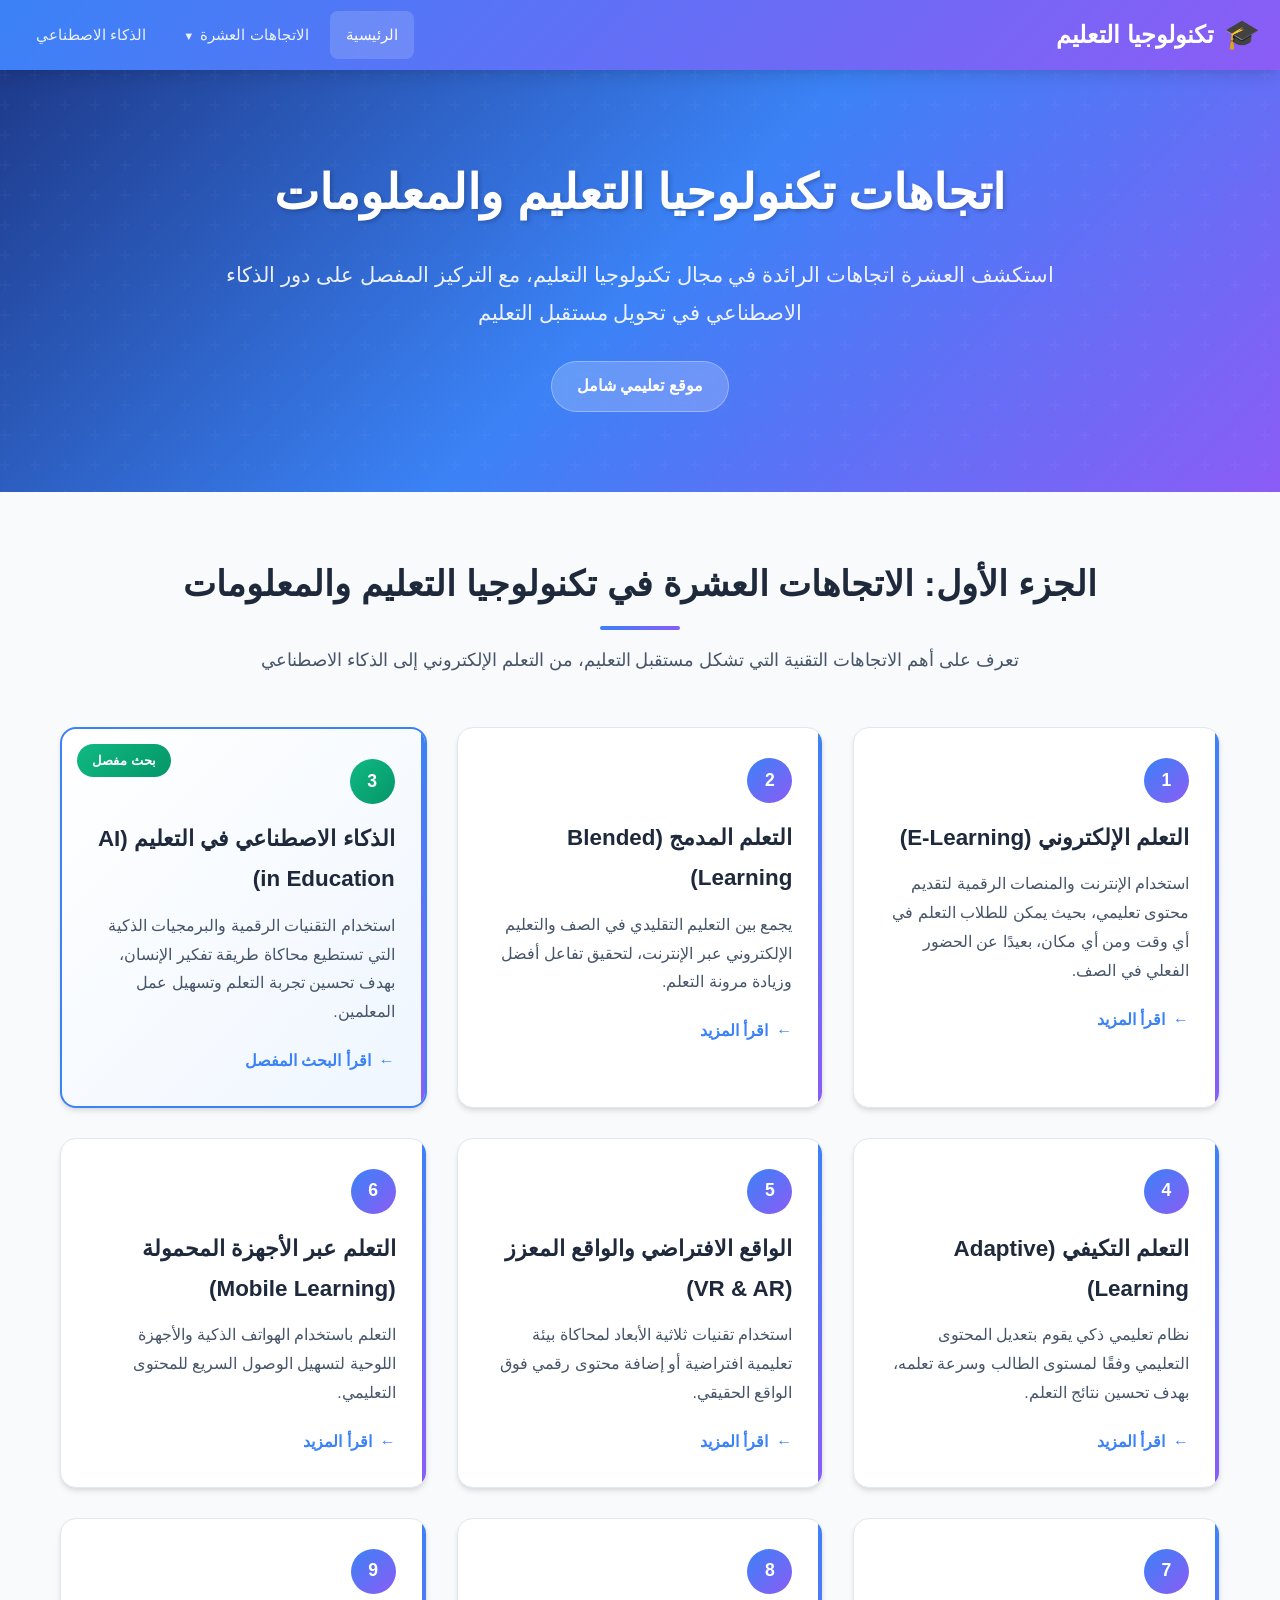
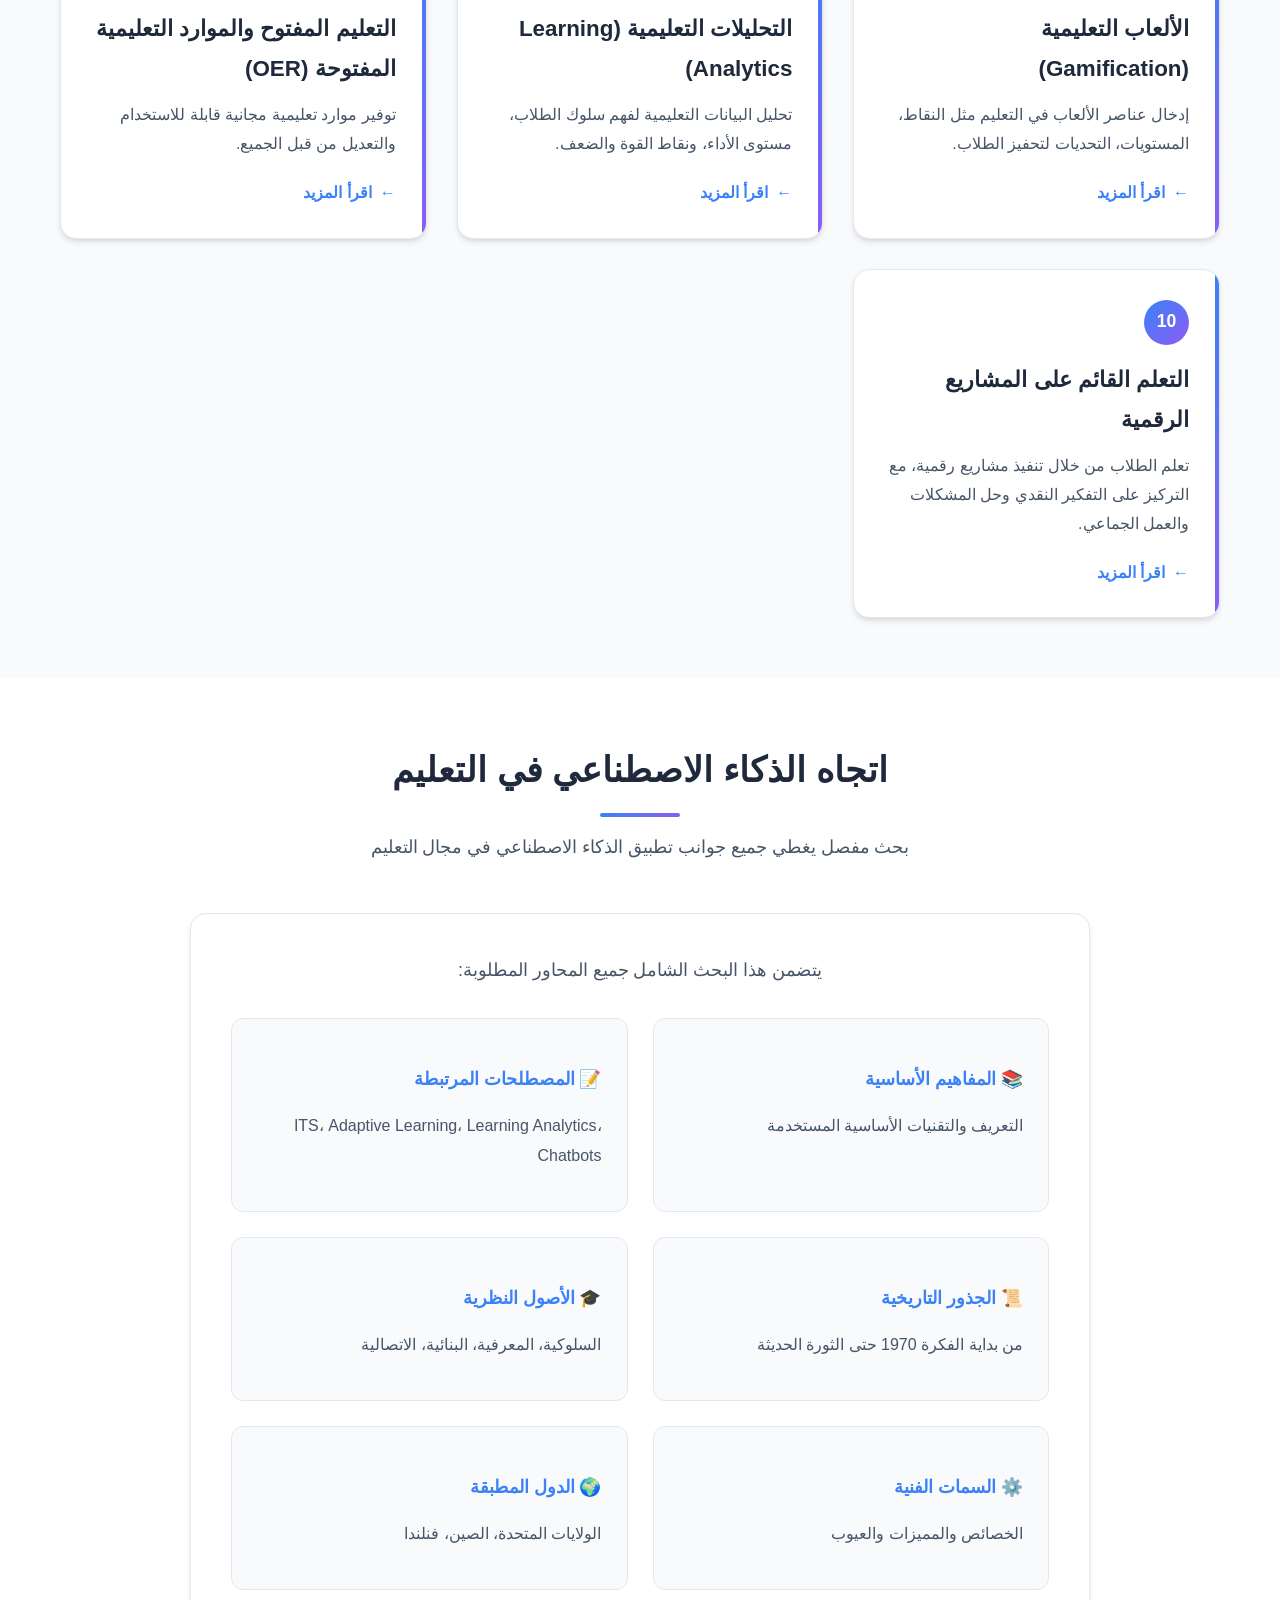
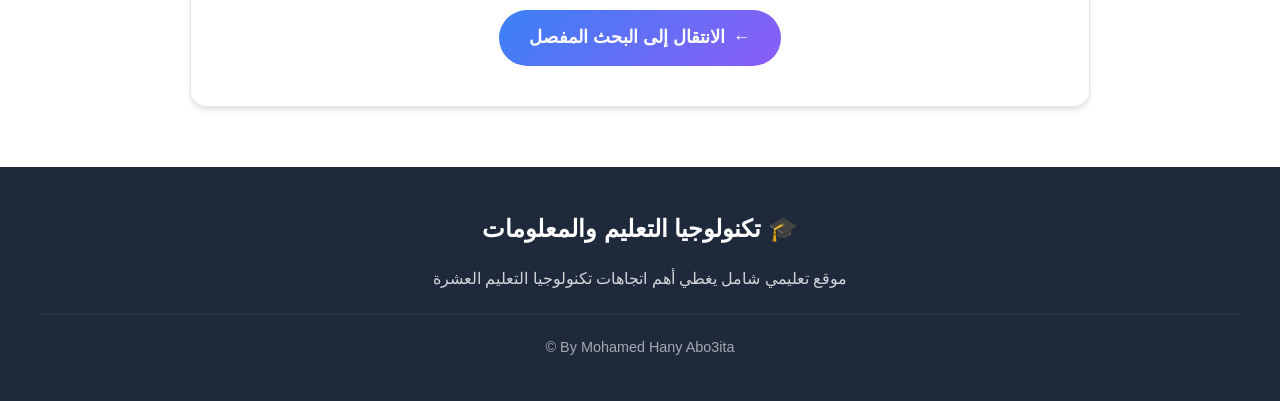
<file: index.html>
<!DOCTYPE html>
<html lang="ar" dir="rtl">
<head>
    <meta charset="UTF-8">
    <meta name="viewport" content="width=device-width, initial-scale=1.0">
    <meta name="description" content="اتجاهات تكنولوجيا التعليم والمعلومات - موقع تعليمي شامل">
    <title>اتجاهات تكنولوجيا التعليم والمعلومات</title>
    <link rel="stylesheet" href="style.css">
</head>
<body>
    <nav class="navbar">
        <div class="nav-container">
            <a href="index.html" class="logo">
                <span class="logo-icon">🎓</span>
                <span>تكنولوجيا التعليم</span>
            </a>
            <input type="checkbox" id="mobile-menu-toggle" class="mobile-toggle">
            <label for="mobile-menu-toggle" class="mobile-toggle-label">☰</label>
            <ul class="nav-menu">
                <li class="nav-item">
                    <a href="index.html" class="nav-link active">الرئيسية</a>
                </li>
                <li class="nav-item dropdown">
                    <a href="#" class="nav-link dropdown-toggle">الاتجاهات العشرة</a>
                    <ul class="dropdown-menu">
                        <li><a href="e-learning.html" class="dropdown-item">1. التعلم الإلكتروني</a></li>
                        <li><a href="blended-learning.html" class="dropdown-item">2. التعلم المدمج</a></li>
                        <li><a href="ai-in-education.html" class="dropdown-item">3. الذكاء الاصطناعي في التعليم ⭐</a></li>
                        <li><a href="adaptive-learning.html" class="dropdown-item">4. التعلم التكيفي</a></li>
                        <li><a href="vr-ar.html" class="dropdown-item">5. الواقع الافتراضي والمعزز</a></li>
                        <li><a href="mobile-learning.html" class="dropdown-item">6. التعلم عبر الأجهزة المحمولة</a></li>
                        <li><a href="gamification.html" class="dropdown-item">7. الألعاب التعليمية</a></li>
                        <li><a href="learning-analytics.html" class="dropdown-item">8. التحليلات التعليمية</a></li>
                        <li><a href="oer.html" class="dropdown-item">9. التعليم المفتوح والموارد المفتوحة</a></li>
                        <li><a href="project-based.html" class="dropdown-item">10. التعلم القائم على المشاريع الرقمية</a></li>
                    </ul>
                </li>
                <li class="nav-item">
                    <a href="ai-in-education.html" class="nav-link">الذكاء الاصطناعي</a>
                </li>
            </ul>
        </div>
    </nav>

    <header class="hero">
        <div class="hero-content">
            <h1 class="hero-title">اتجاهات تكنولوجيا التعليم والمعلومات</h1>
            <p class="hero-subtitle">استكشف العشرة اتجاهات الرائدة في مجال تكنولوجيا التعليم، مع التركيز المفصل على دور الذكاء الاصطناعي في تحويل مستقبل التعليم</p>
            <span class="hero-badge">موقع تعليمي شامل</span>
        </div>
    </header>

    <main>
        <section class="section">
            <div class="container">
                <h2 class="section-title">الجزء الأول: الاتجاهات العشرة في تكنولوجيا التعليم والمعلومات</h2>
                <p class="section-subtitle">تعرف على أهم الاتجاهات التقنية التي تشكل مستقبل التعليم، من التعلم الإلكتروني إلى الذكاء الاصطناعي</p>
                
                <div class="cards-grid">
                    <article class="card">
                        <span class="card-number">1</span>
                        <h3 class="card-title">التعلم الإلكتروني (E-Learning)</h3>
                        <p class="card-description">استخدام الإنترنت والمنصات الرقمية لتقديم محتوى تعليمي، بحيث يمكن للطلاب التعلم في أي وقت ومن أي مكان، بعيدًا عن الحضور الفعلي في الصف.</p>
                        <a href="e-learning.html" class="card-link">اقرأ المزيد</a>
                    </article>

                    <article class="card">
                        <span class="card-number">2</span>
                        <h3 class="card-title">التعلم المدمج (Blended Learning)</h3>
                        <p class="card-description">يجمع بين التعليم التقليدي في الصف والتعليم الإلكتروني عبر الإنترنت، لتحقيق تفاعل أفضل وزيادة مرونة التعلم.</p>
                        <a href="blended-learning.html" class="card-link">اقرأ المزيد</a>
                    </article>

                    <article class="card card-featured">
                        <span class="featured-badge">بحث مفصل</span>
                        <span class="card-number">3</span>
                        <h3 class="card-title">الذكاء الاصطناعي في التعليم (AI in Education)</h3>
                        <p class="card-description">استخدام التقنيات الرقمية والبرمجيات الذكية التي تستطيع محاكاة طريقة تفكير الإنسان، بهدف تحسين تجربة التعلم وتسهيل عمل المعلمين.</p>
                        <a href="ai-in-education.html" class="card-link">اقرأ البحث المفصل</a>
                    </article>

                    <article class="card">
                        <span class="card-number">4</span>
                        <h3 class="card-title">التعلم التكيفي (Adaptive Learning)</h3>
                        <p class="card-description">نظام تعليمي ذكي يقوم بتعديل المحتوى التعليمي وفقًا لمستوى الطالب وسرعة تعلمه، بهدف تحسين نتائج التعلم.</p>
                        <a href="adaptive-learning.html" class="card-link">اقرأ المزيد</a>
                    </article>

                    <article class="card">
                        <span class="card-number">5</span>
                        <h3 class="card-title">الواقع الافتراضي والواقع المعزز (VR & AR)</h3>
                        <p class="card-description">استخدام تقنيات ثلاثية الأبعاد لمحاكاة بيئة تعليمية افتراضية أو إضافة محتوى رقمي فوق الواقع الحقيقي.</p>
                        <a href="vr-ar.html" class="card-link">اقرأ المزيد</a>
                    </article>

                    <article class="card">
                        <span class="card-number">6</span>
                        <h3 class="card-title">التعلم عبر الأجهزة المحمولة (Mobile Learning)</h3>
                        <p class="card-description">التعلم باستخدام الهواتف الذكية والأجهزة اللوحية لتسهيل الوصول السريع للمحتوى التعليمي.</p>
                        <a href="mobile-learning.html" class="card-link">اقرأ المزيد</a>
                    </article>

                    <article class="card">
                        <span class="card-number">7</span>
                        <h3 class="card-title">الألعاب التعليمية (Gamification)</h3>
                        <p class="card-description">إدخال عناصر الألعاب في التعليم مثل النقاط، المستويات، التحديات لتحفيز الطلاب.</p>
                        <a href="gamification.html" class="card-link">اقرأ المزيد</a>
                    </article>

                    <article class="card">
                        <span class="card-number">8</span>
                        <h3 class="card-title">التحليلات التعليمية (Learning Analytics)</h3>
                        <p class="card-description">تحليل البيانات التعليمية لفهم سلوك الطلاب، مستوى الأداء، ونقاط القوة والضعف.</p>
                        <a href="learning-analytics.html" class="card-link">اقرأ المزيد</a>
                    </article>

                    <article class="card">
                        <span class="card-number">9</span>
                        <h3 class="card-title">التعليم المفتوح والموارد التعليمية المفتوحة (OER)</h3>
                        <p class="card-description">توفير موارد تعليمية مجانية قابلة للاستخدام والتعديل من قبل الجميع.</p>
                        <a href="oer.html" class="card-link">اقرأ المزيد</a>
                    </article>

                    <article class="card">
                        <span class="card-number">10</span>
                        <h3 class="card-title">التعلم القائم على المشاريع الرقمية</h3>
                        <p class="card-description">تعلم الطلاب من خلال تنفيذ مشاريع رقمية، مع التركيز على التفكير النقدي وحل المشكلات والعمل الجماعي.</p>
                        <a href="project-based.html" class="card-link">اقرأ المزيد</a>
                    </article>
                </div>
            </div>
        </section>

        <section class="section" style="background: white;">
            <div class="container">
                <h2 class="section-title">اتجاه الذكاء الاصطناعي في التعليم</h2>
                <p class="section-subtitle">بحث مفصل يغطي جميع جوانب تطبيق الذكاء الاصطناعي في مجال التعليم</p>
                
                <div class="content-box" style="max-width: 900px; margin: 0 auto;">
                    <p style="text-align: center; font-size: 1.1rem; margin-bottom: 30px;">
                        يتضمن هذا البحث الشامل جميع المحاور المطلوبة:
                    </p>
                    <div class="info-grid" style="margin: 0;">
                        <div class="info-card">
                            <h4>📚 المفاهيم الأساسية</h4>
                            <p>التعريف والتقنيات الأساسية المستخدمة</p>
                        </div>
                        <div class="info-card">
                            <h4>📝 المصطلحات المرتبطة</h4>
                            <p>ITS، Adaptive Learning، Learning Analytics، Chatbots</p>
                        </div>
                        <div class="info-card">
                            <h4>📜 الجذور التاريخية</h4>
                            <p>من بداية الفكرة 1970 حتى الثورة الحديثة</p>
                        </div>
                        <div class="info-card">
                            <h4>🎓 الأصول النظرية</h4>
                            <p>السلوكية، المعرفية، البنائية، الاتصالية</p>
                        </div>
                        <div class="info-card">
                            <h4>⚙️ السمات الفنية</h4>
                            <p>الخصائص والمميزات والعيوب</p>
                        </div>
                        <div class="info-card">
                            <h4>🌍 الدول المطبقة</h4>
                            <p>الولايات المتحدة، الصين، فنلندا</p>
                        </div>
                    </div>
                    <div class="text-center mt-20">
                        <a href="ai-in-education.html" class="card-link" style="font-size: 1.1rem; padding: 12px 30px; background: var(--gradient-primary); color: white; border-radius: 30px;">الانتقال إلى البحث المفصل</a>
                    </div>
                </div>
            </div>
        </section>
    </main>

    <footer class="footer">
        <div class="footer-content">
            <h3 class="footer-title">🎓 تكنولوجيا التعليم والمعلومات</h3>
            <p class="footer-text">موقع تعليمي شامل يغطي أهم اتجاهات تكنولوجيا التعليم العشرة</p>
            <div class="footer-bottom">
                <p>By Mohamed Hany Abo3ita © </p>
            </div>
        </div>
    </footer>
</body>
</html>
</file>
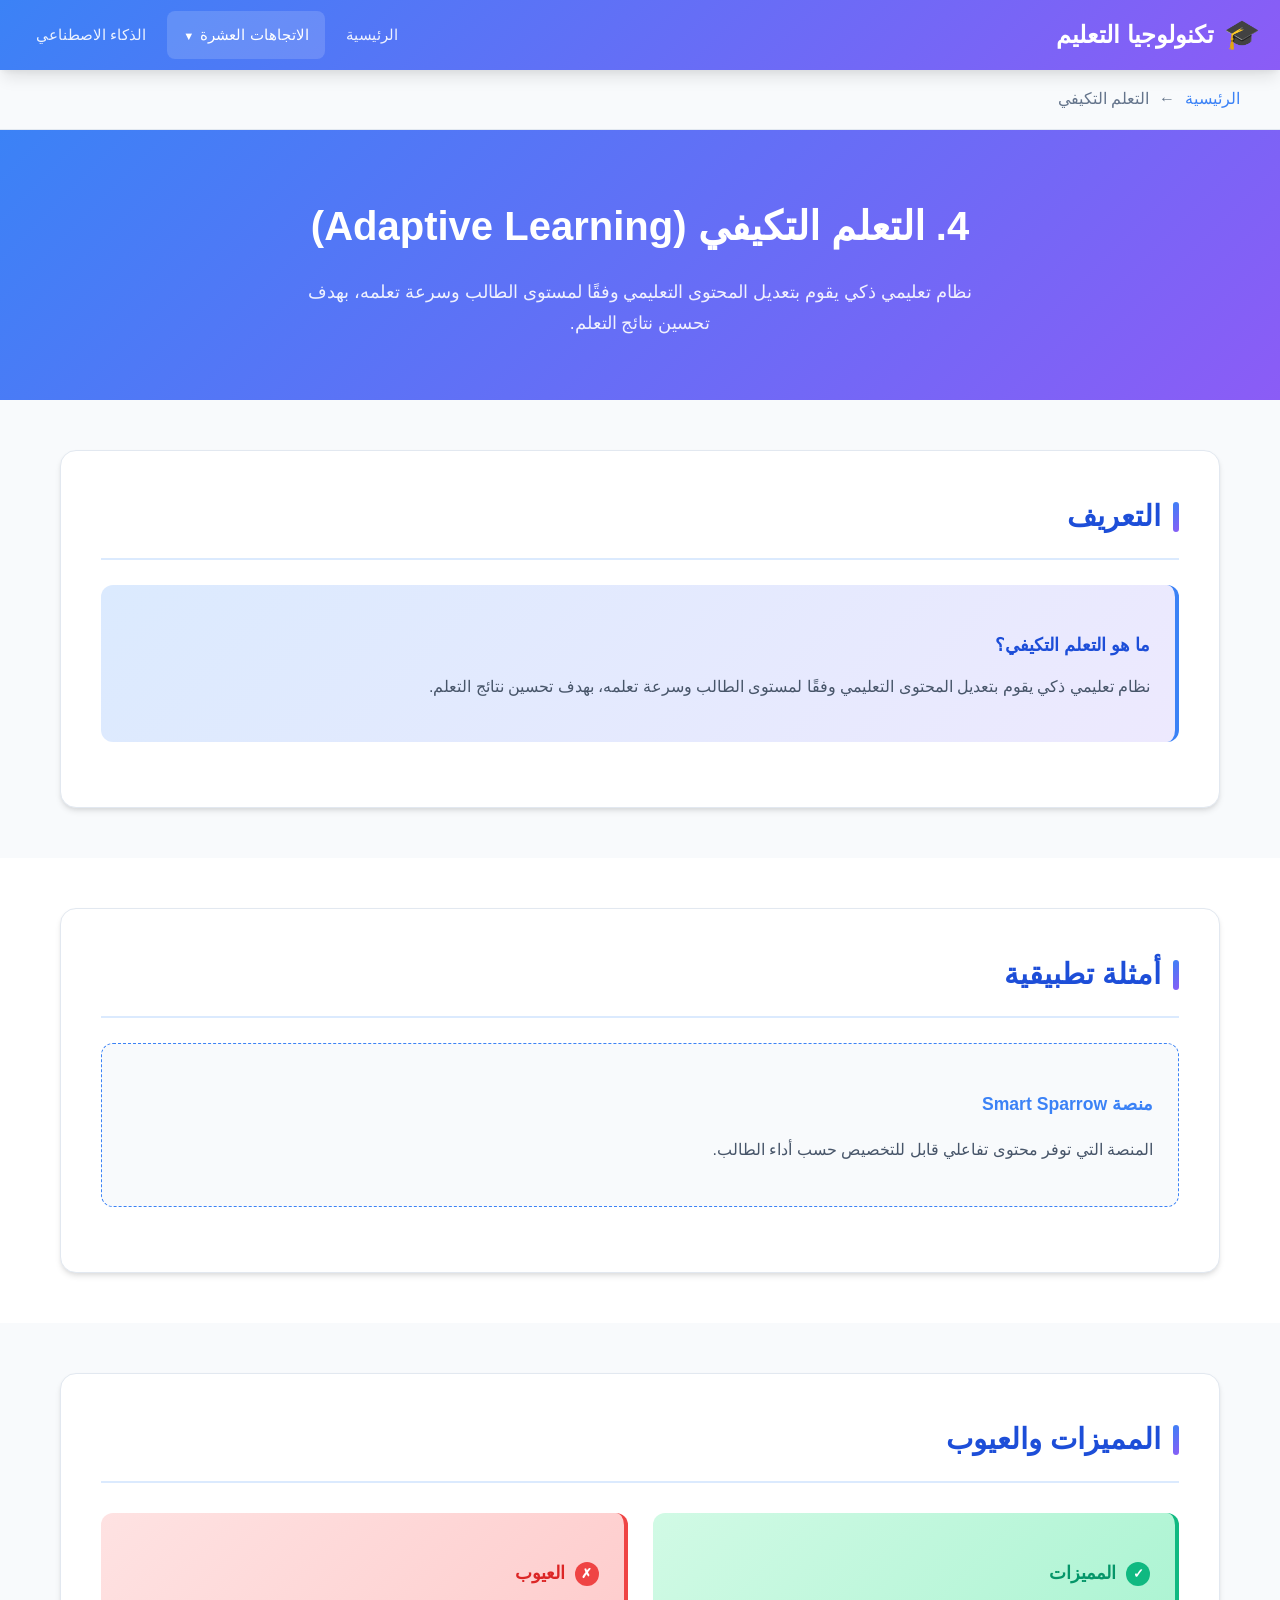
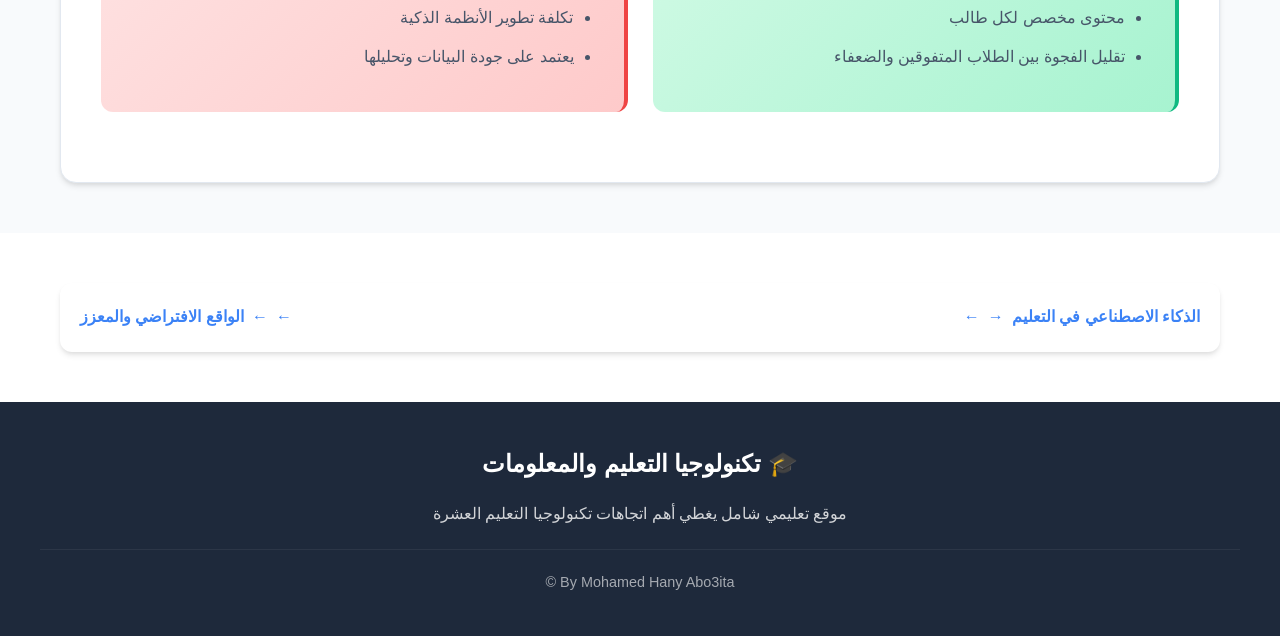
<file: adaptive-learning.html>
<!DOCTYPE html>
<html lang="ar" dir="rtl">
<head>
    <meta charset="UTF-8">
    <meta name="viewport" content="width=device-width, initial-scale=1.0">
    <meta name="description" content="التعلم التكيفي (Adaptive Learning) - نظام تعليمي ذكي يقوم بتعديل المحتوى التعليمي وفقًا لمستوى الطالب">
    <title>التعلم التكيفي (Adaptive Learning) | تكنولوجيا التعليم</title>
    <link rel="stylesheet" href="style.css">
</head>
<body>
    <nav class="navbar">
        <div class="nav-container">
            <a href="index.html" class="logo">
                <span class="logo-icon">🎓</span>
                <span>تكنولوجيا التعليم</span>
            </a>
            <input type="checkbox" id="mobile-menu-toggle" class="mobile-toggle">
            <label for="mobile-menu-toggle" class="mobile-toggle-label">☰</label>
            <ul class="nav-menu">
                <li class="nav-item">
                    <a href="index.html" class="nav-link">الرئيسية</a>
                </li>
                <li class="nav-item dropdown">
                    <a href="#" class="nav-link dropdown-toggle active">الاتجاهات العشرة</a>
                    <ul class="dropdown-menu">
                        <li><a href="e-learning.html" class="dropdown-item">1. التعلم الإلكتروني</a></li>
                        <li><a href="blended-learning.html" class="dropdown-item">2. التعلم المدمج</a></li>
                        <li><a href="ai-in-education.html" class="dropdown-item">3. الذكاء الاصطناعي في التعليم ⭐</a></li>
                        <li><a href="adaptive-learning.html" class="dropdown-item">4. التعلم التكيفي</a></li>
                        <li><a href="vr-ar.html" class="dropdown-item">5. الواقع الافتراضي والمعزز</a></li>
                        <li><a href="mobile-learning.html" class="dropdown-item">6. التعلم عبر الأجهزة المحمولة</a></li>
                        <li><a href="gamification.html" class="dropdown-item">7. الألعاب التعليمية</a></li>
                        <li><a href="learning-analytics.html" class="dropdown-item">8. التحليلات التعليمية</a></li>
                        <li><a href="oer.html" class="dropdown-item">9. التعليم المفتوح والموارد المفتوحة</a></li>
                        <li><a href="project-based.html" class="dropdown-item">10. التعلم القائم على المشاريع الرقمية</a></li>
                    </ul>
                </li>
                <li class="nav-item">
                    <a href="ai-in-education.html" class="nav-link">الذكاء الاصطناعي</a>
                </li>
            </ul>
        </div>
    </nav>

    <div class="breadcrumb">
        <ul class="breadcrumb-list">
            <li class="breadcrumb-item"><a href="index.html" class="breadcrumb-link">الرئيسية</a></li>
            <li class="breadcrumb-item"><span class="breadcrumb-current">التعلم التكيفي</span></li>
        </ul>
    </div>

    <header class="page-header">
        <h1>4. التعلم التكيفي (Adaptive Learning)</h1>
        <p>نظام تعليمي ذكي يقوم بتعديل المحتوى التعليمي وفقًا لمستوى الطالب وسرعة تعلمه، بهدف تحسين نتائج التعلم.</p>
    </header>

    <main>
        <section class="content-section">
            <div class="container">
                <div class="content-box">
                    <h2>التعريف</h2>
                    <div class="definition-box">
                        <h4>ما هو التعلم التكيفي؟</h4>
                        <p>نظام تعليمي ذكي يقوم بتعديل المحتوى التعليمي وفقًا لمستوى الطالب وسرعة تعلمه، بهدف تحسين نتائج التعلم.</p>
                    </div>
                </div>
            </div>
        </section>

        <section class="content-section">
            <div class="container">
                <div class="content-box">
                    <h2>أمثلة تطبيقية</h2>
                    <div class="examples-box">
                        <h4>منصة Smart Sparrow</h4>
                        <p>المنصة التي توفر محتوى تفاعلي قابل للتخصيص حسب أداء الطالب.</p>
                    </div>
                </div>
            </div>
        </section>

        <section class="content-section">
            <div class="container">
                <div class="content-box">
                    <h2>المميزات والعيوب</h2>
                    <div class="pros-cons">
                        <div class="pros-box">
                            <h4>المميزات</h4>
                            <ul>
                                <li>محتوى مخصص لكل طالب</li>
                                <li>تقليل الفجوة بين الطلاب المتفوقين والضعفاء</li>
                            </ul>
                        </div>
                        <div class="cons-box">
                            <h4>العيوب</h4>
                            <ul>
                                <li>تكلفة تطوير الأنظمة الذكية</li>
                                <li>يعتمد على جودة البيانات وتحليلها</li>
                            </ul>
                        </div>
                    </div>
                </div>
            </div>
        </section>

        <section class="content-section">
            <div class="container">
                <div style="display: flex; justify-content: space-between; align-items: center; padding: 20px; background: white; border-radius: 12px; box-shadow: var(--shadow-md);">
                    <a href="ai-in-education.html" class="card-link" style="flex-direction: row-reverse;">
                        <span>→</span>
                        <span>الذكاء الاصطناعي في التعليم</span>
                    </a>
                    <a href="vr-ar.html" class="card-link">
                        <span>←</span>
                        <span>الواقع الافتراضي والمعزز</span>
                    </a>
                </div>
            </div>
        </section>
    </main>

    <footer class="footer">
        <div class="footer-content">
            <h3 class="footer-title">🎓 تكنولوجيا التعليم والمعلومات</h3>
            <p class="footer-text">موقع تعليمي شامل يغطي أهم اتجاهات تكنولوجيا التعليم العشرة</p>
            <div class="footer-bottom">
                <p>By Mohamed Hany Abo3ita ©</p>
            </div>
        </div>
    </footer>
</body>
</html>
</file>
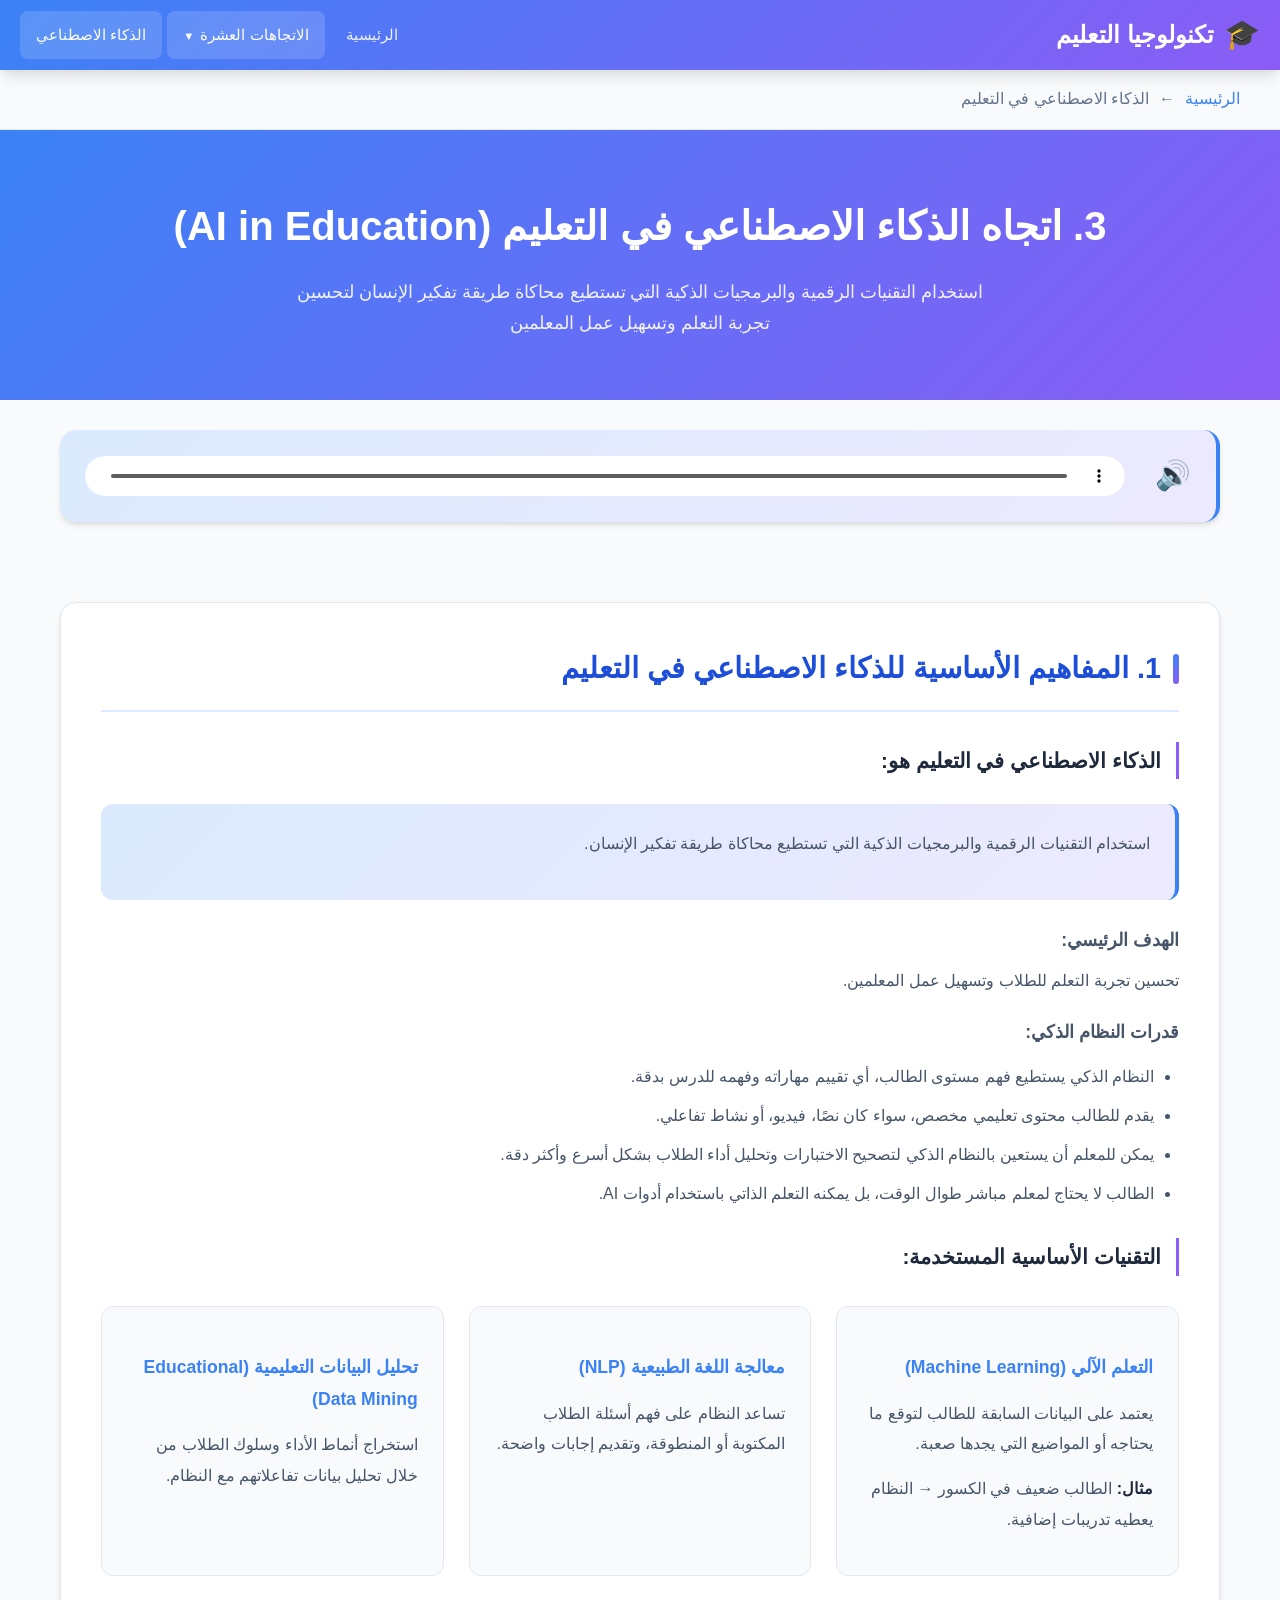
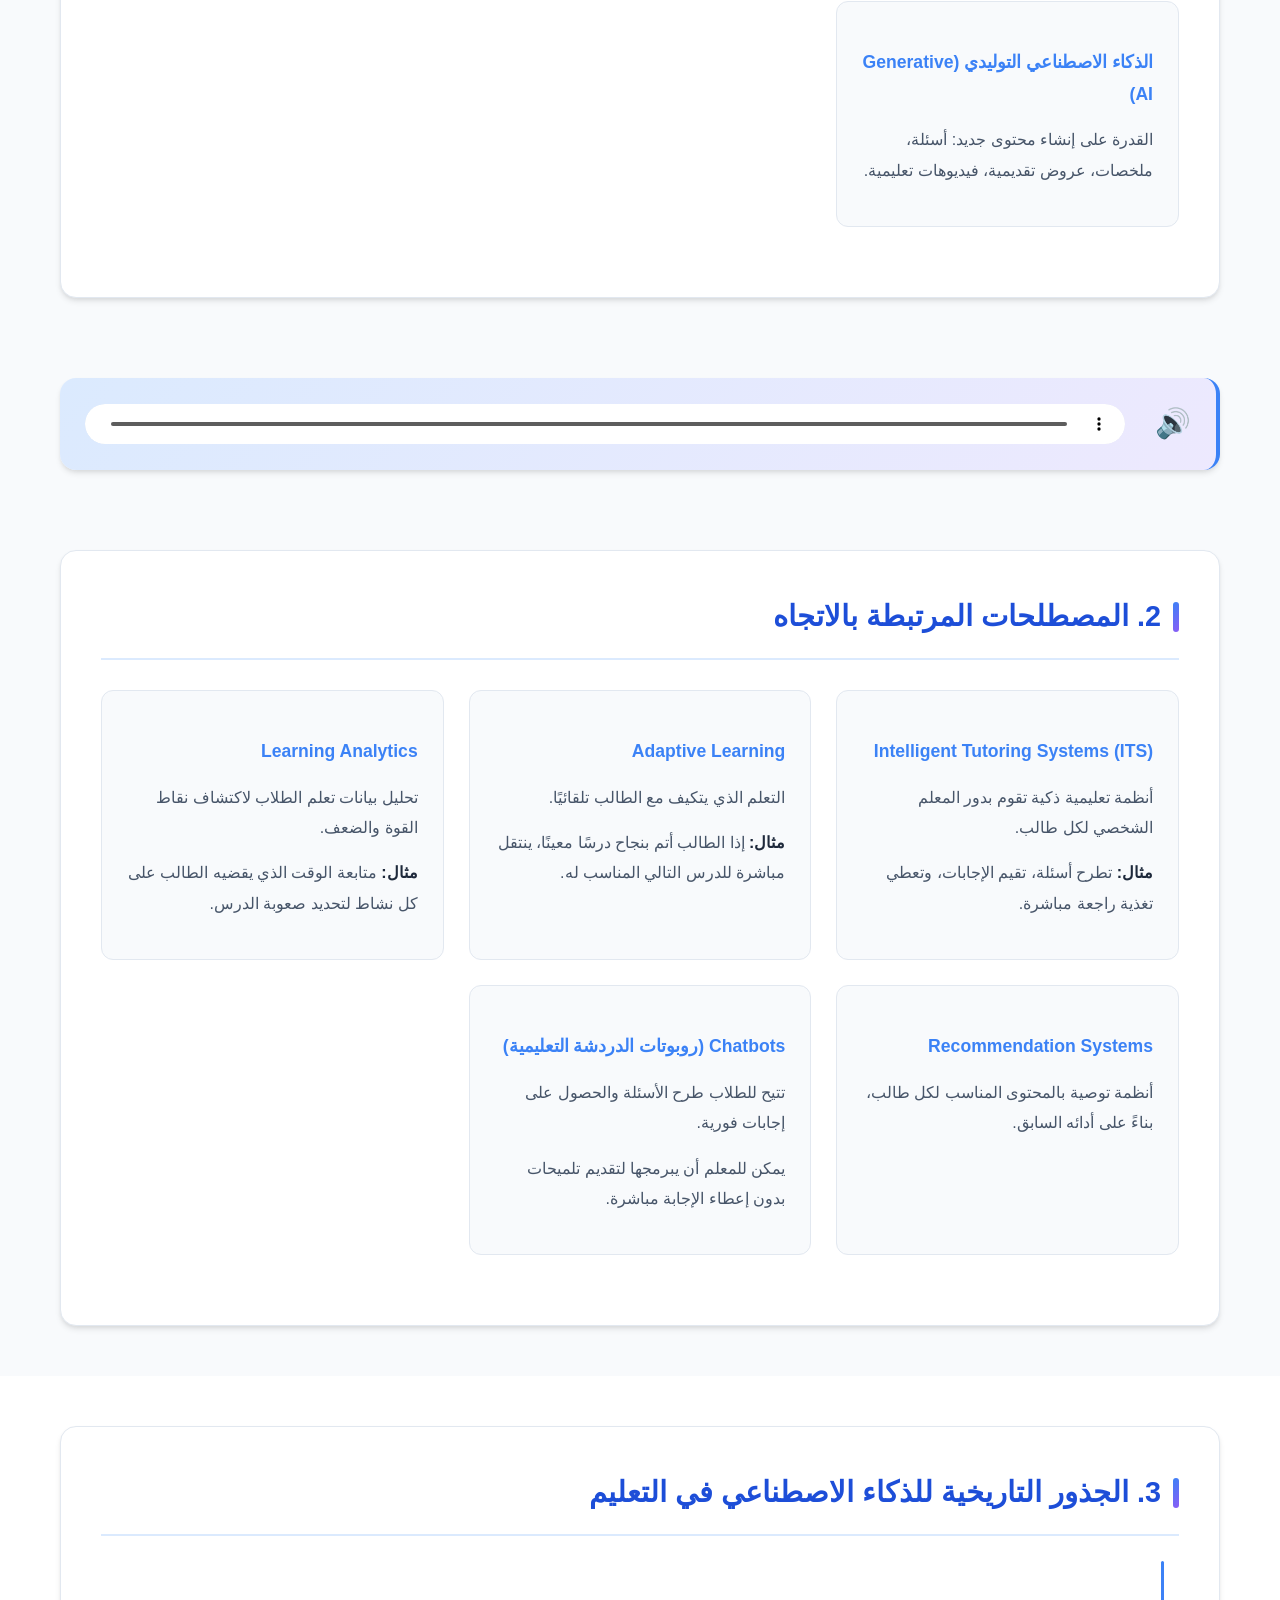
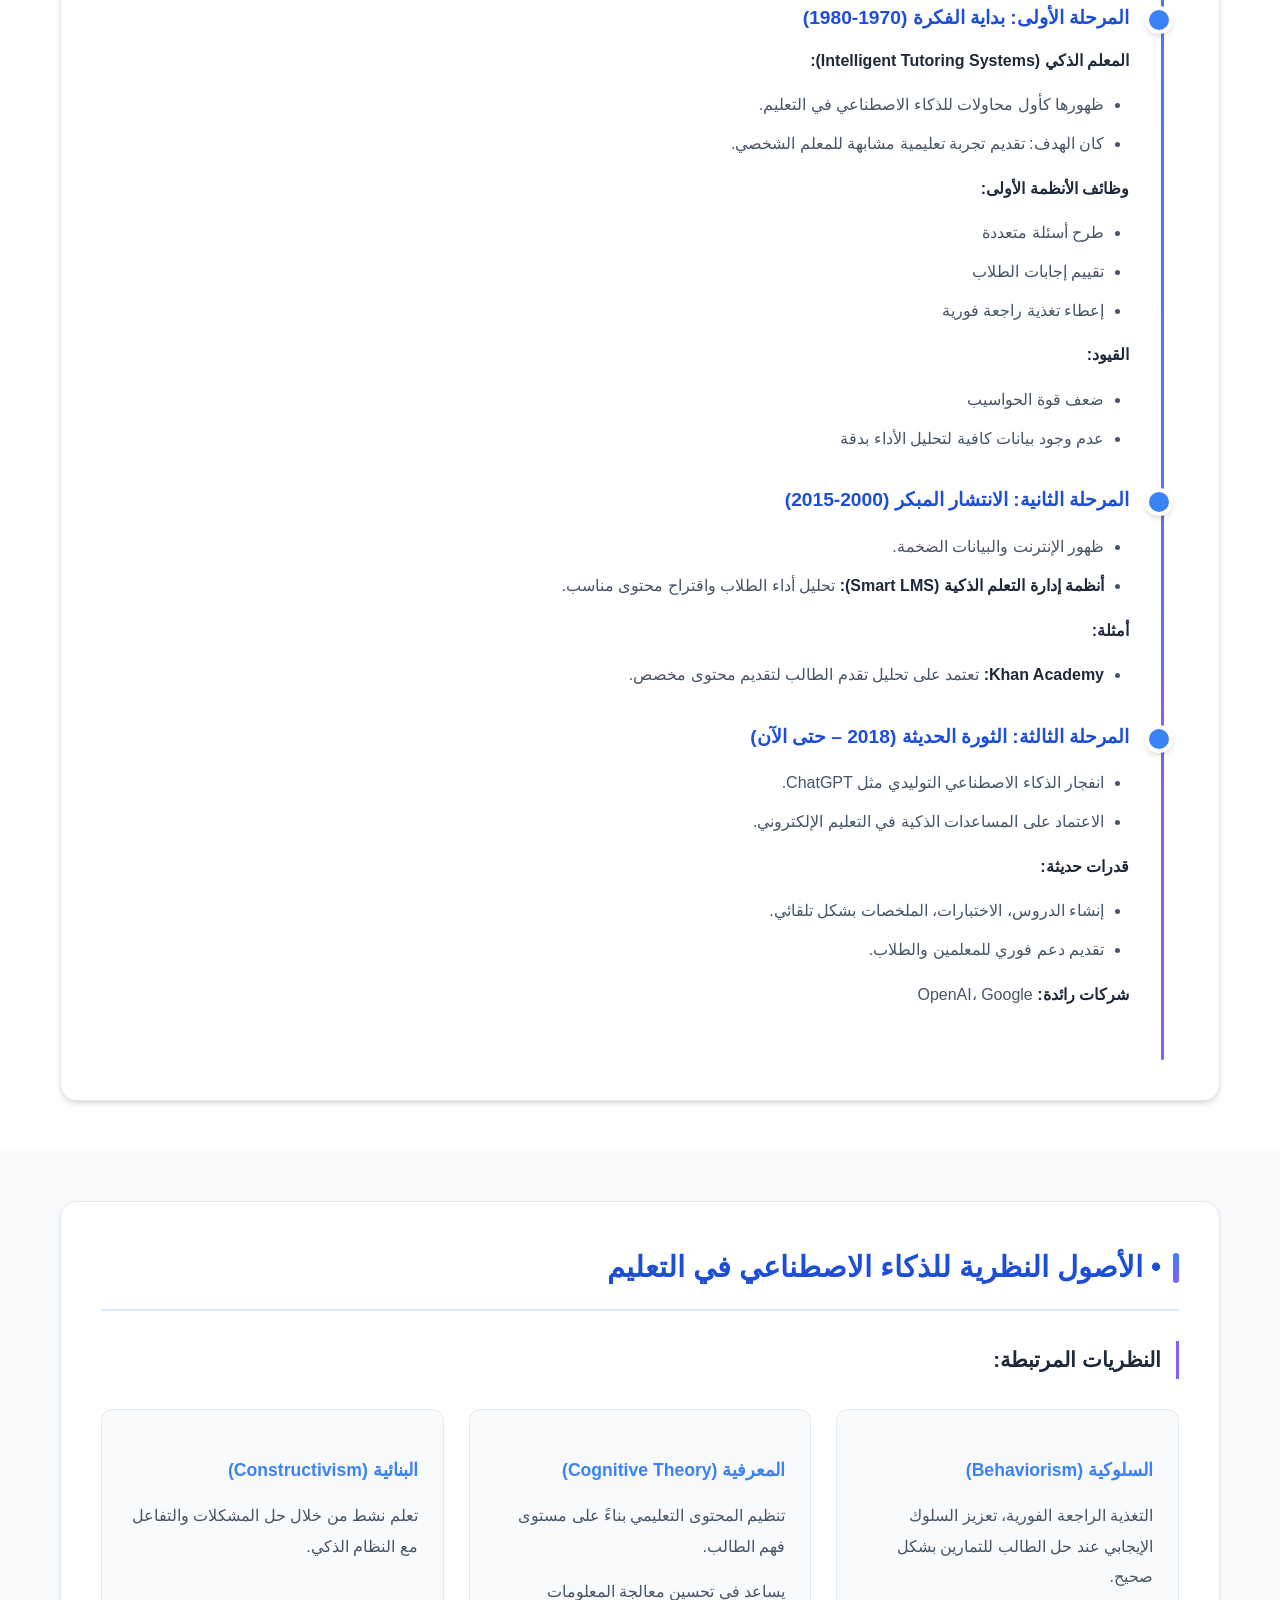
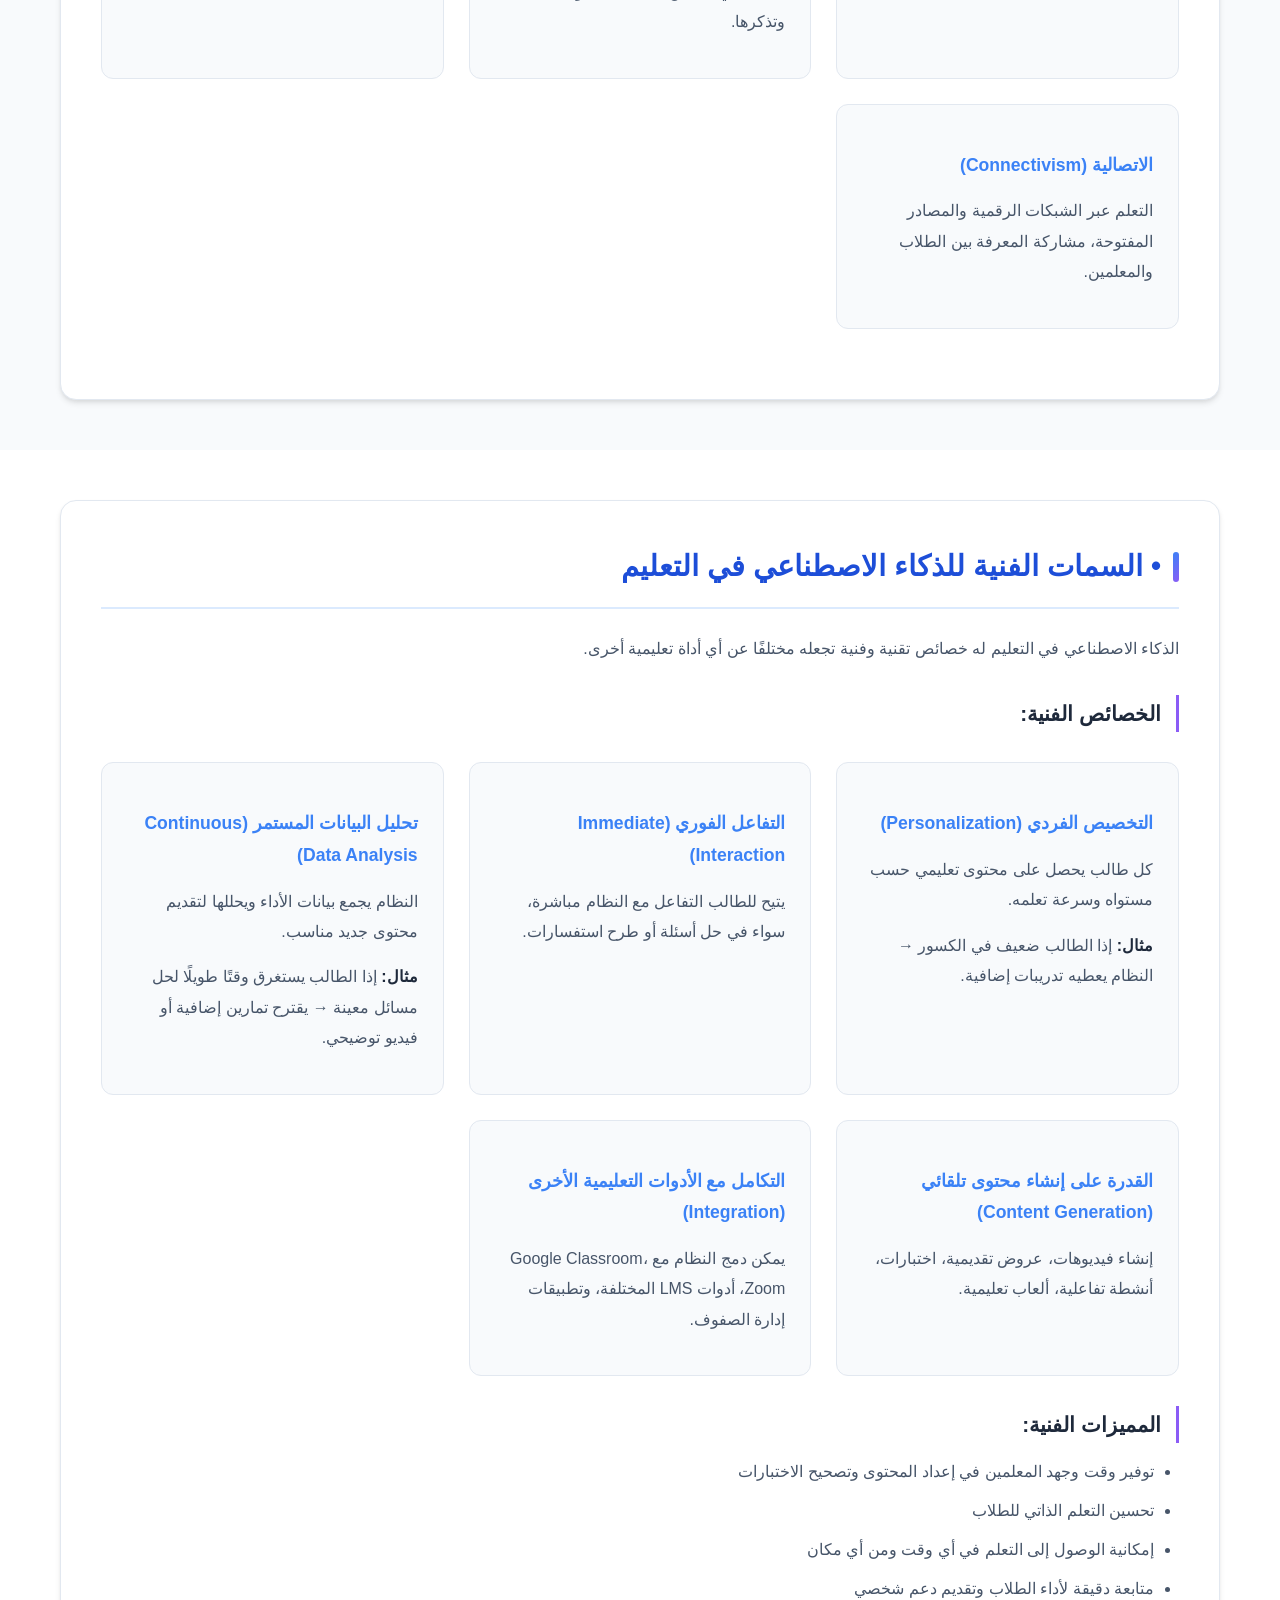
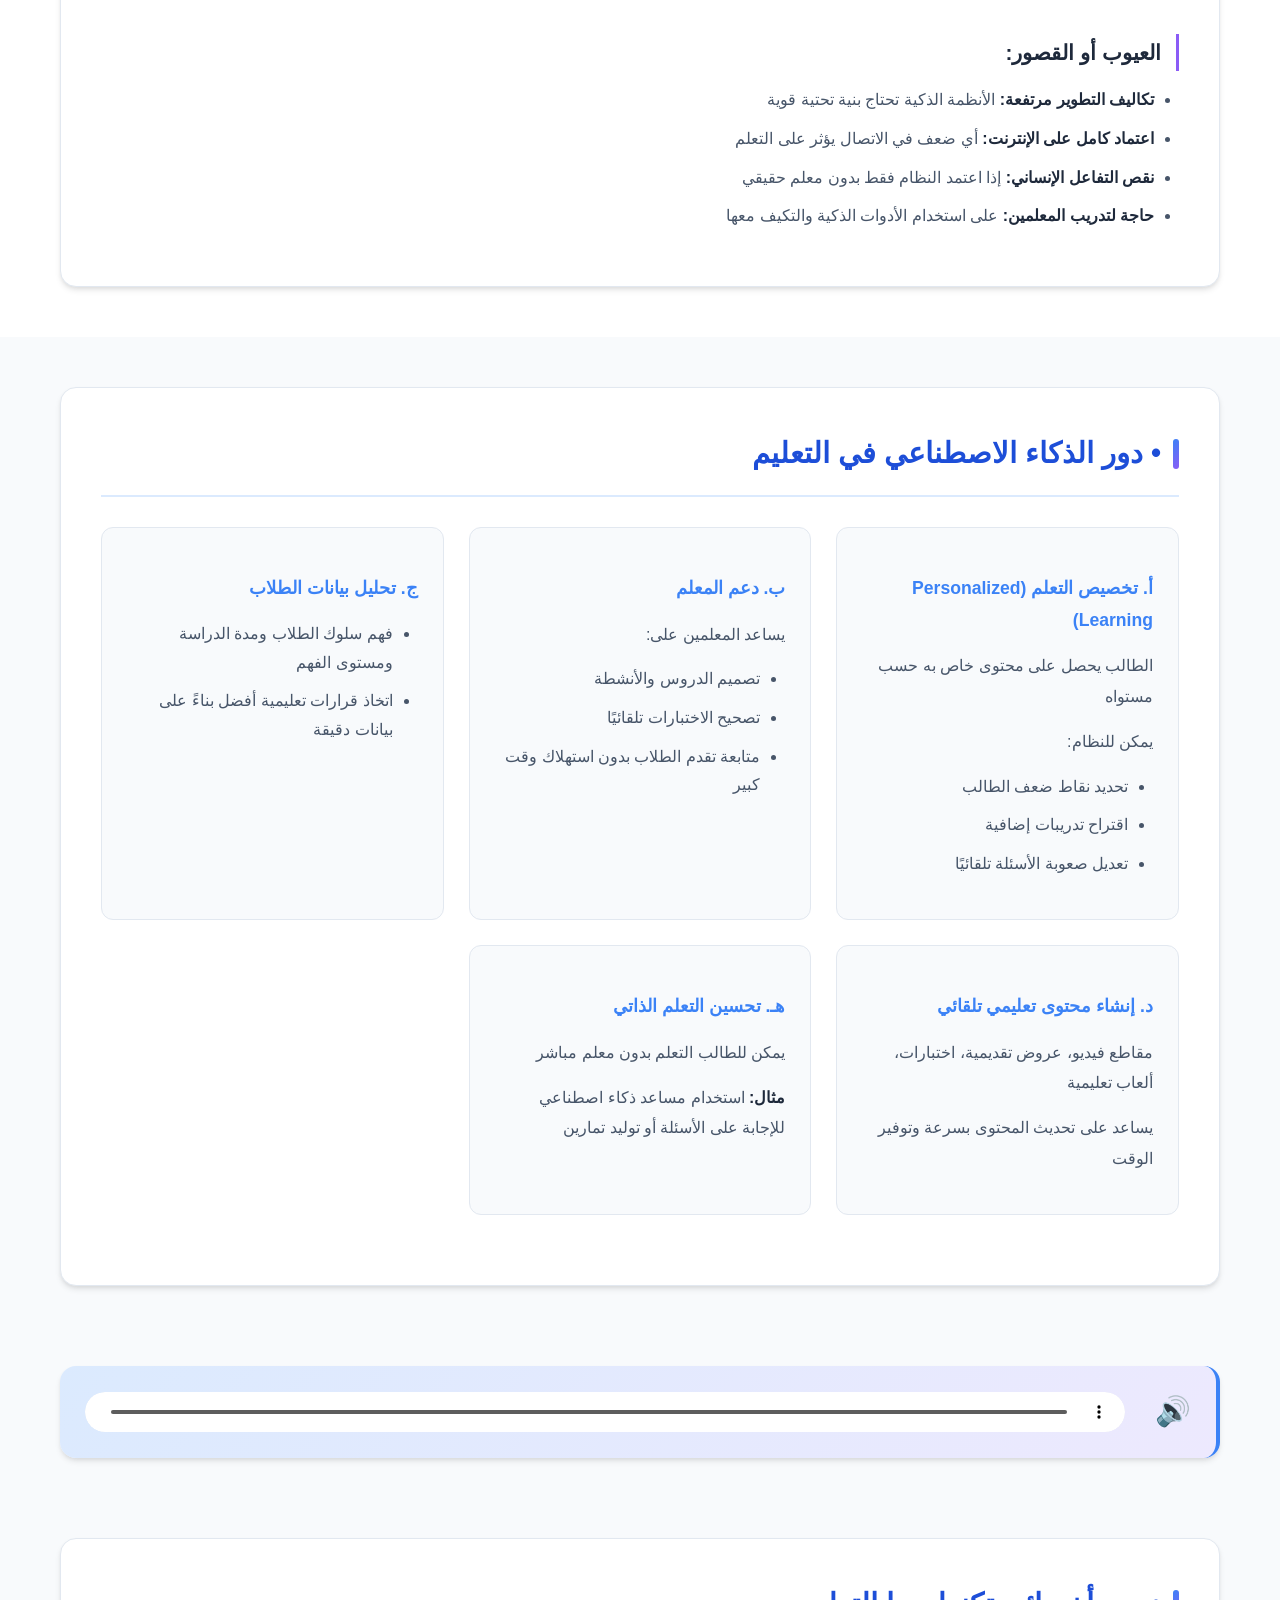
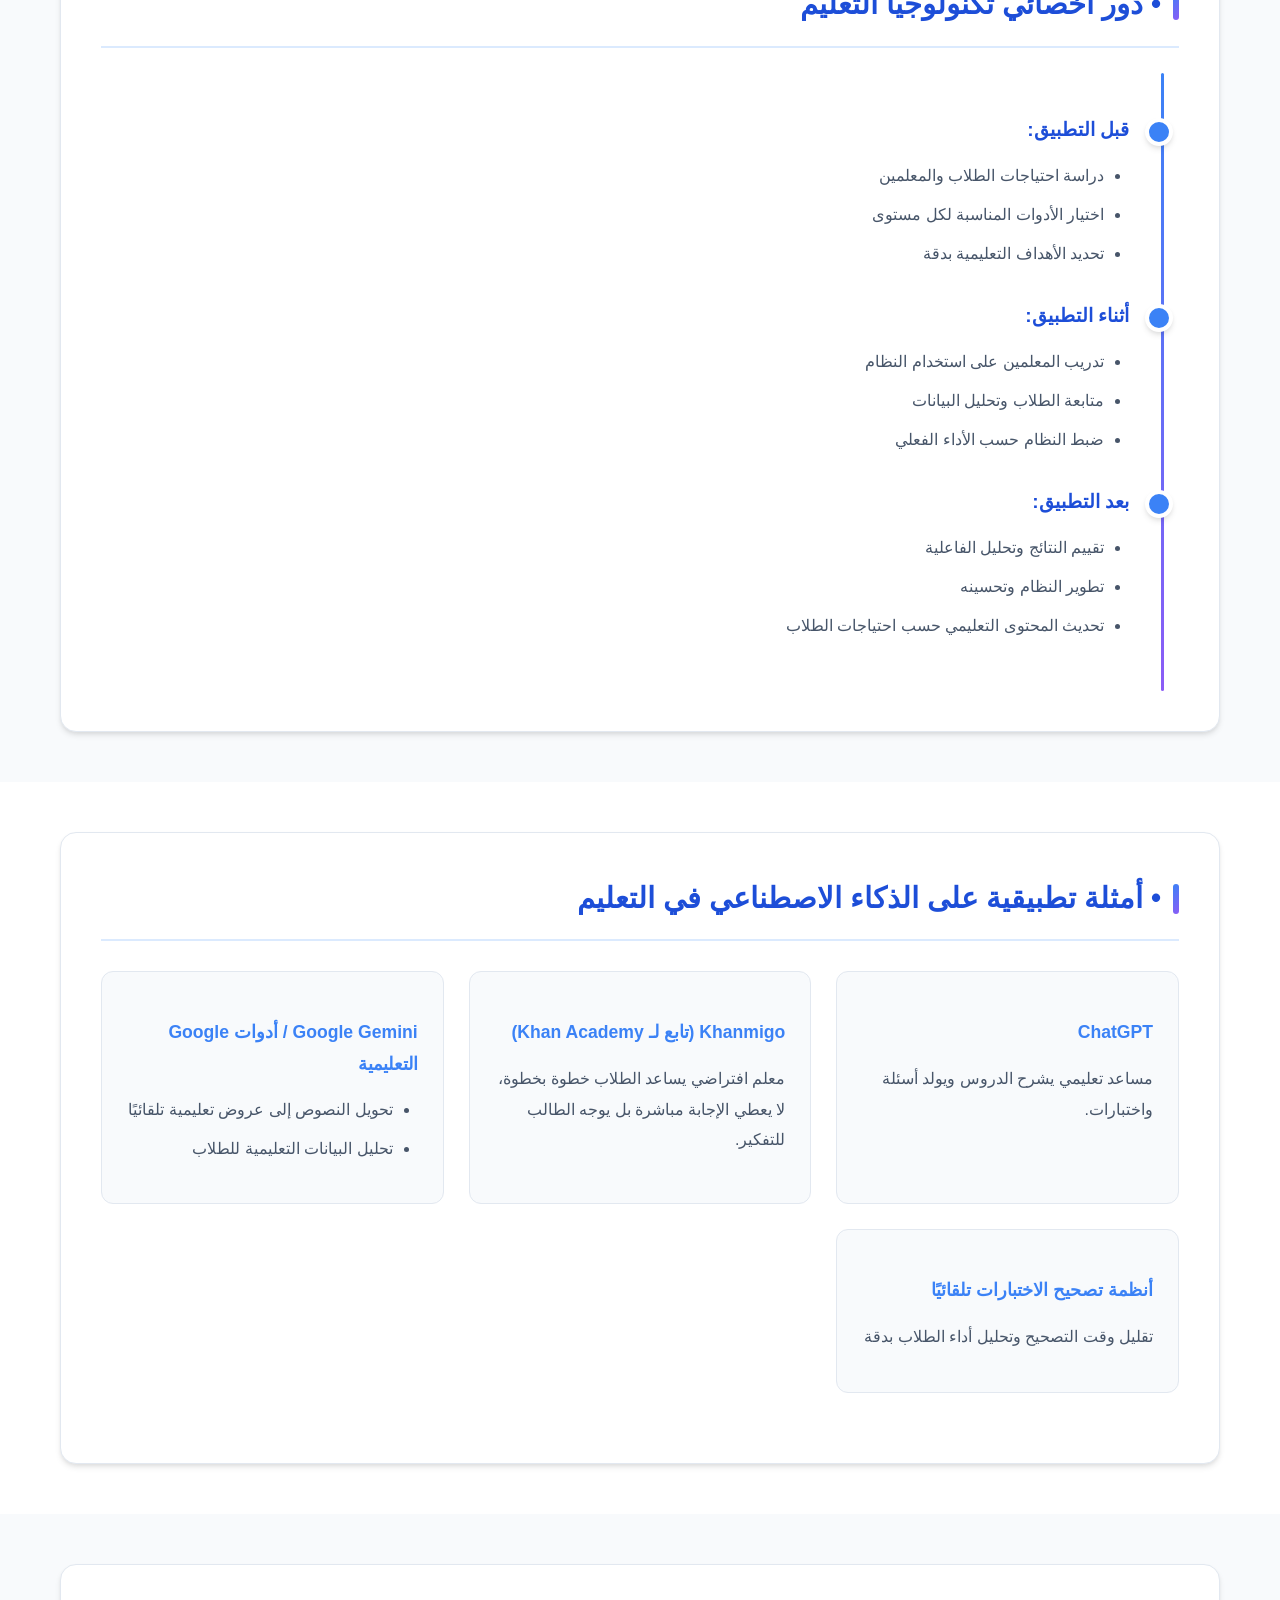
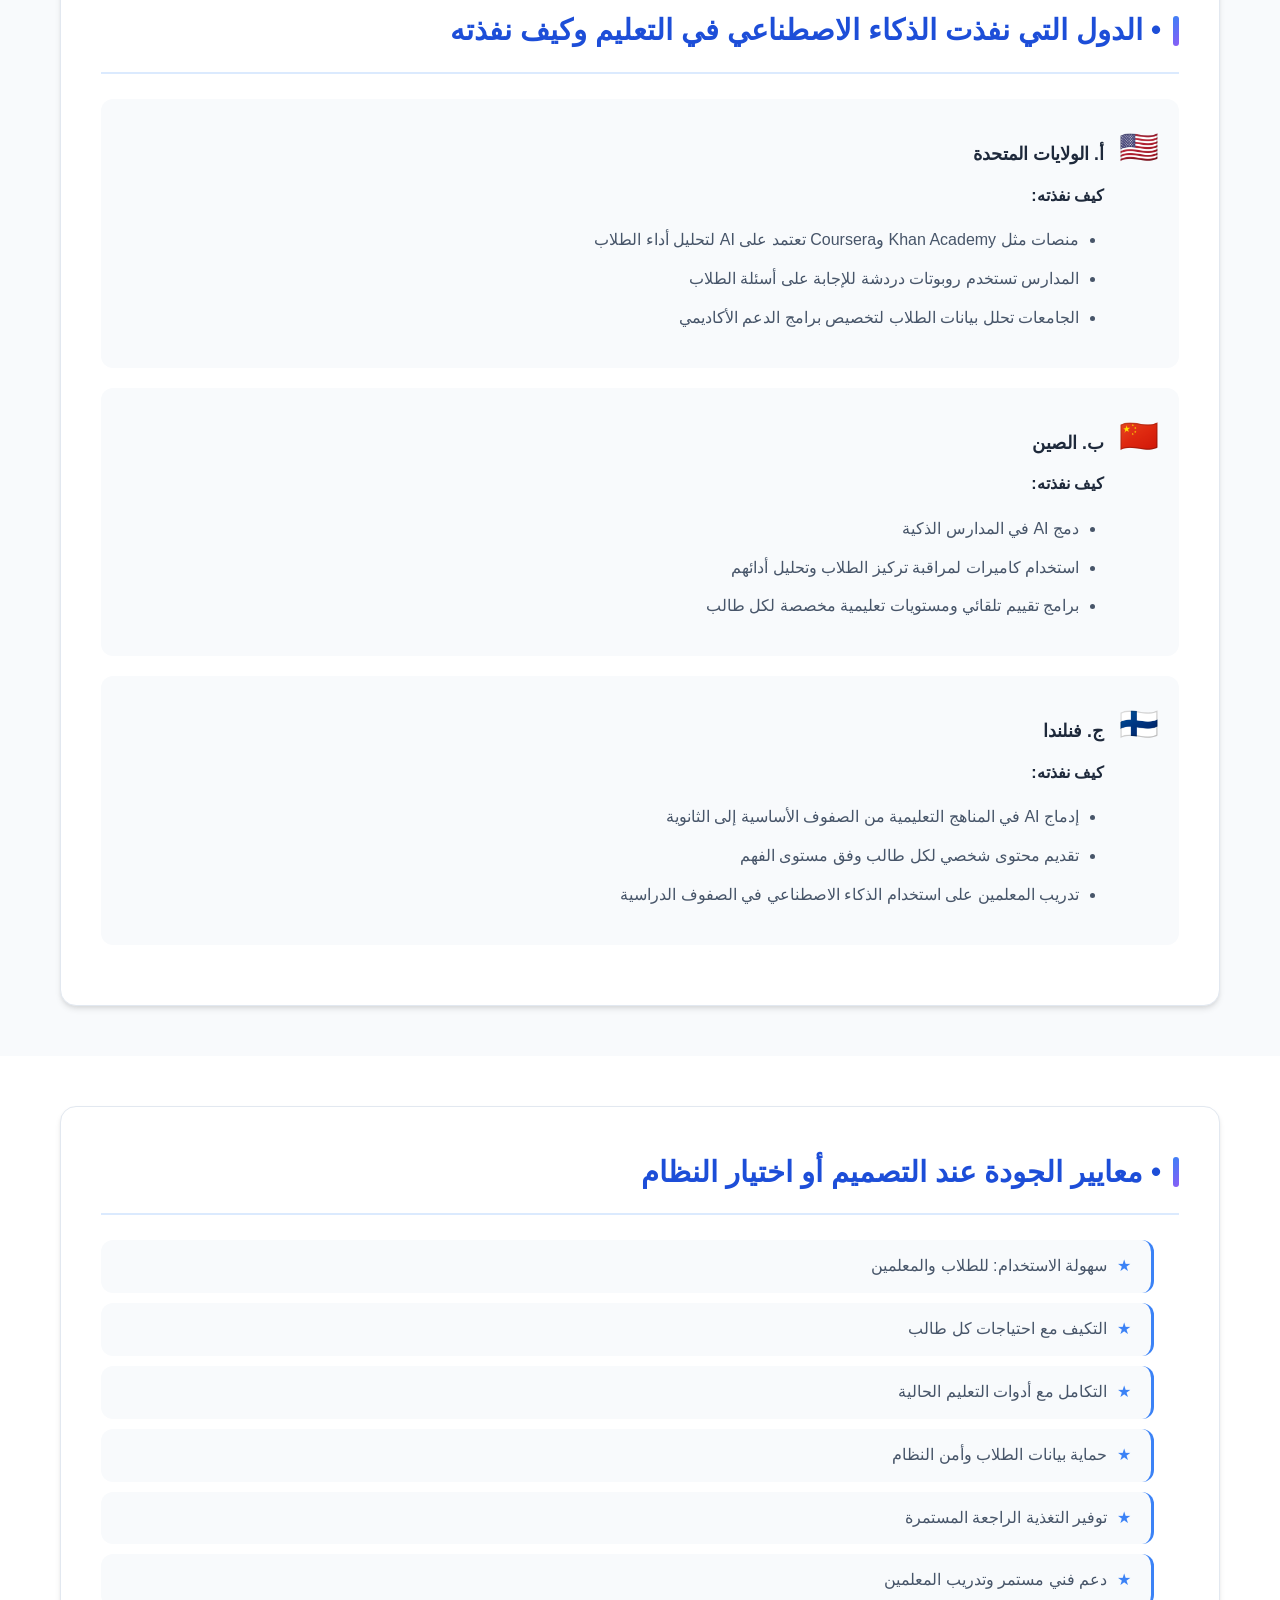
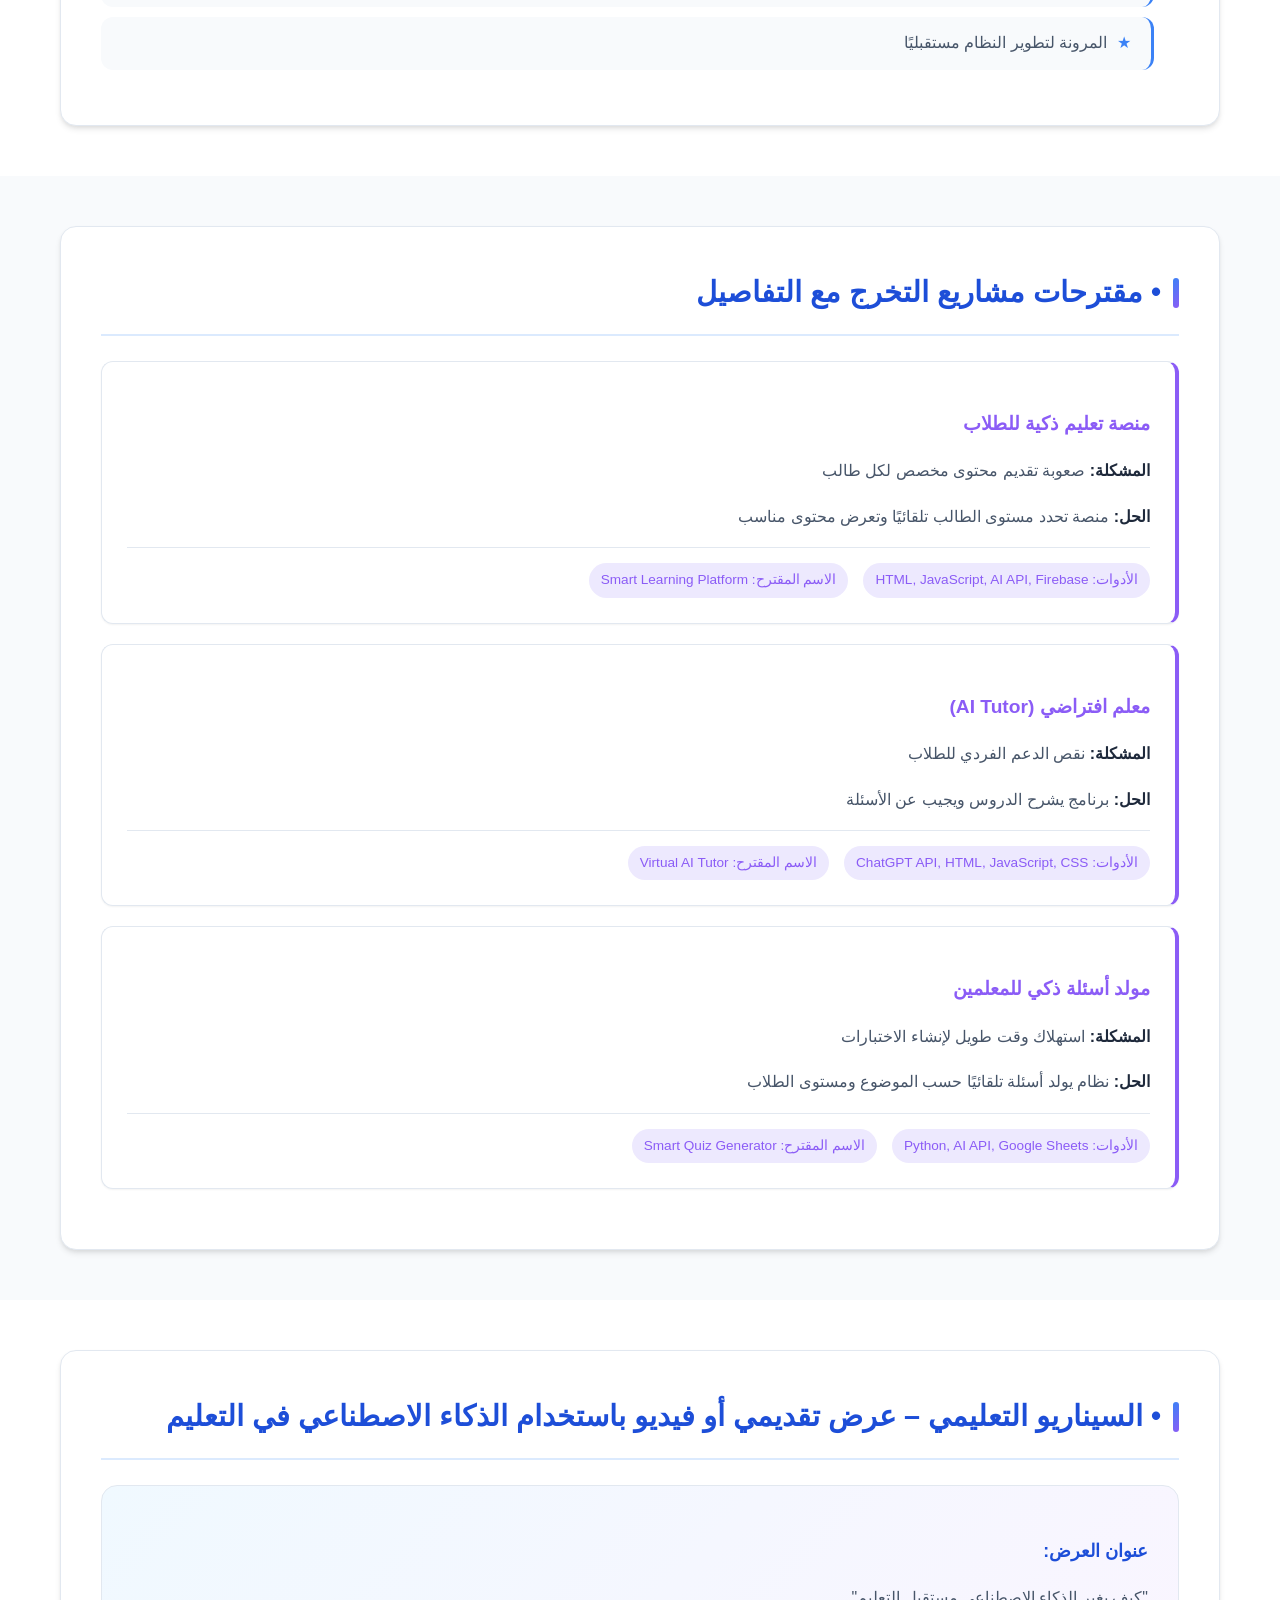
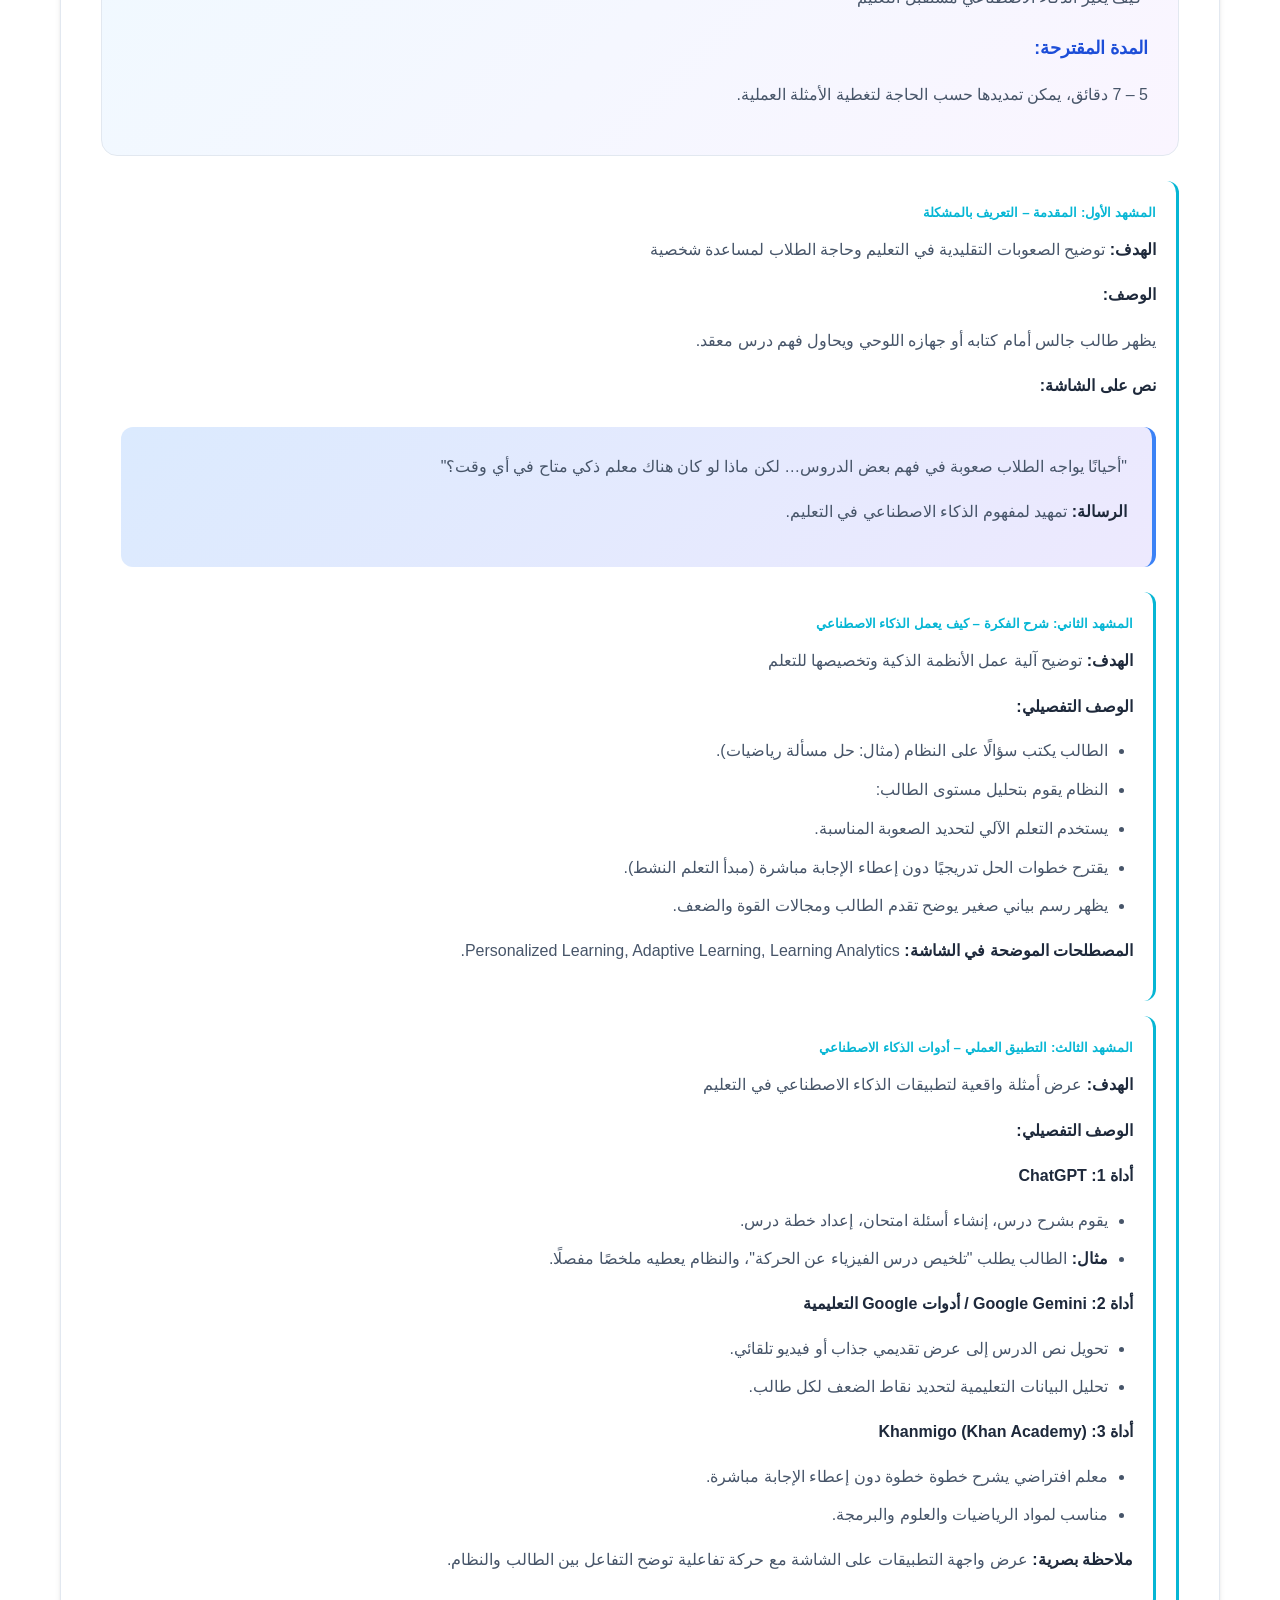
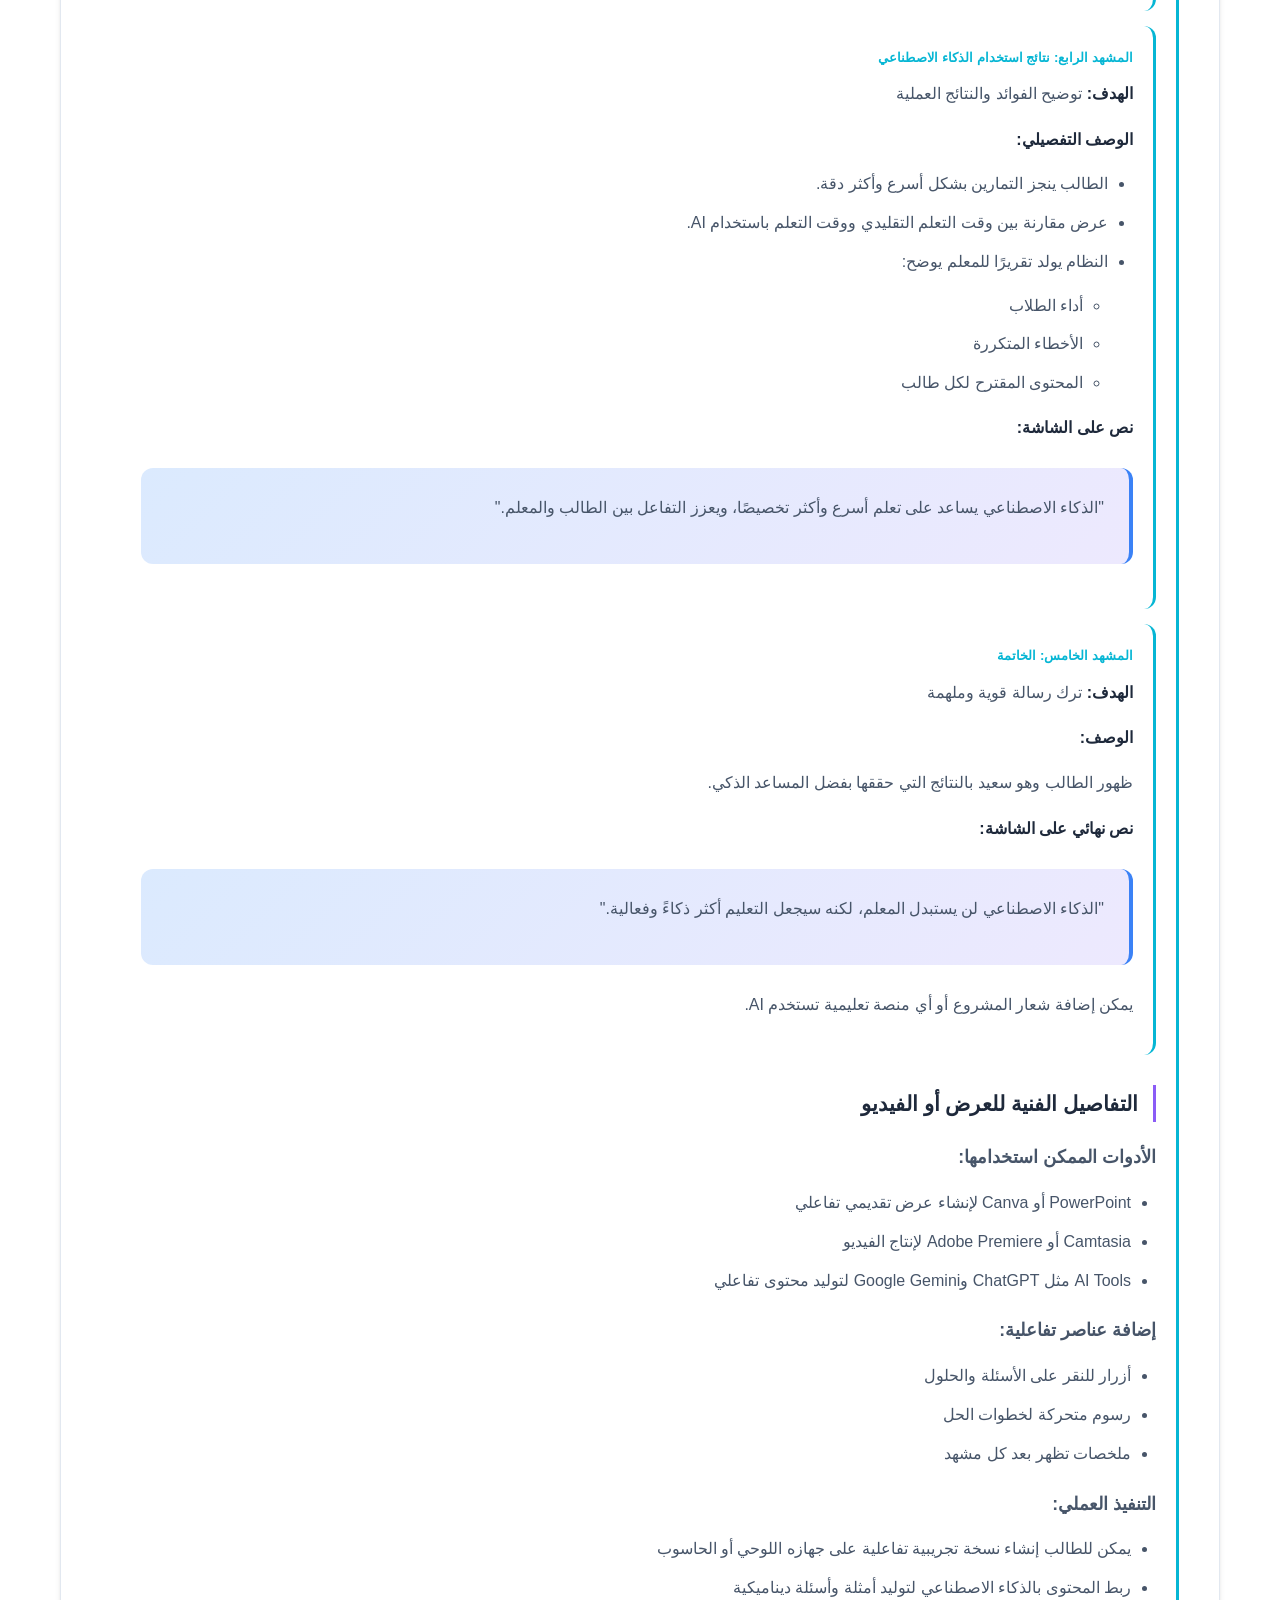
<file: ai-in-education.html>
<!DOCTYPE html>
<html lang="ar" dir="rtl">
<head>
    <meta charset="UTF-8">
    <meta name="viewport" content="width=device-width, initial-scale=1.0">
    <meta name="description" content="الذكاء الاصطناعي في التعليم - بحث مفصل يشمل المفاهيم، المصطلحات، الجذور التاريخية، الأصول النظرية، السمات الفنية، والتطبيقات">
    <title>الذكاء الاصطناعي في التعليم | تكنولوجيا التعليم</title>
    <link rel="stylesheet" href="style.css">
</head>
<body>
    <nav class="navbar">
        <div class="nav-container">
            <a href="index.html" class="logo">
                <span class="logo-icon">🎓</span>
                <span>تكنولوجيا التعليم</span>
            </a>
            <input type="checkbox" id="mobile-menu-toggle" class="mobile-toggle">
            <label for="mobile-menu-toggle" class="mobile-toggle-label">☰</label>
            <ul class="nav-menu">
                <li class="nav-item">
                    <a href="index.html" class="nav-link">الرئيسية</a>
                </li>
                <li class="nav-item dropdown">
                    <a href="#" class="nav-link dropdown-toggle active">الاتجاهات العشرة</a>
                    <ul class="dropdown-menu">
                        <li><a href="e-learning.html" class="dropdown-item">1. التعلم الإلكتروني</a></li>
                        <li><a href="blended-learning.html" class="dropdown-item">2. التعلم المدمج</a></li>
                        <li><a href="ai-in-education.html" class="dropdown-item">3. الذكاء الاصطناعي في التعليم ⭐</a></li>
                        <li><a href="adaptive-learning.html" class="dropdown-item">4. التعلم التكيفي</a></li>
                        <li><a href="vr-ar.html" class="dropdown-item">5. الواقع الافتراضي والمعزز</a></li>
                        <li><a href="mobile-learning.html" class="dropdown-item">6. التعلم عبر الأجهزة المحمولة</a></li>
                        <li><a href="gamification.html" class="dropdown-item">7. الألعاب التعليمية</a></li>
                        <li><a href="learning-analytics.html" class="dropdown-item">8. التحليلات التعليمية</a></li>
                        <li><a href="oer.html" class="dropdown-item">9. التعليم المفتوح والموارد المفتوحة</a></li>
                        <li><a href="project-based.html" class="dropdown-item">10. التعلم القائم على المشاريع الرقمية</a></li>
                    </ul>
                </li>
                <li class="nav-item">
                    <a href="ai-in-education.html" class="nav-link active">الذكاء الاصطناعي</a>
                </li>
            </ul>
        </div>
    </nav>

    <div class="breadcrumb">
        <ul class="breadcrumb-list">
            <li class="breadcrumb-item"><a href="index.html" class="breadcrumb-link">الرئيسية</a></li>
            <li class="breadcrumb-item"><span class="breadcrumb-current">الذكاء الاصطناعي في التعليم</span></li>
        </ul>
    </div>

    <header class="page-header">
        <h1>3. اتجاه الذكاء الاصطناعي في التعليم (AI in Education)</h1>
        <p>استخدام التقنيات الرقمية والبرمجيات الذكية التي تستطيع محاكاة طريقة تفكير الإنسان لتحسين تجربة التعلم وتسهيل عمل المعلمين</p>
    </header>

    <div class="audio-container">
        <div class="audio-wrapper">
            <span class="audio-icon">🔊</span>
            <span class="audio-label"></span>
            <audio controls class="audio-player">
                <source src="AI.mp3" type="audio/mpeg">
            </audio>
        </div>
    </div>

    <main>
        <section class="content-section">
            <div class="container">
                <div class="content-box">
                    <h2>1. المفاهيم الأساسية للذكاء الاصطناعي في التعليم</h2>
                    
                    <h3>الذكاء الاصطناعي في التعليم هو:</h3>
                    <div class="definition-box">
                        <p>استخدام التقنيات الرقمية والبرمجيات الذكية التي تستطيع محاكاة طريقة تفكير الإنسان.</p>
                    </div>
                    
                    <h4>الهدف الرئيسي:</h4>
                    <p>تحسين تجربة التعلم للطلاب وتسهيل عمل المعلمين.</p>
                    
                    <h4>قدرات النظام الذكي:</h4>
                    <ul>
                        <li>النظام الذكي يستطيع فهم مستوى الطالب، أي تقييم مهاراته وفهمه للدرس بدقة.</li>
                        <li>يقدم للطالب محتوى تعليمي مخصص، سواء كان نصًا، فيديو، أو نشاط تفاعلي.</li>
                        <li>يمكن للمعلم أن يستعين بالنظام الذكي لتصحيح الاختبارات وتحليل أداء الطلاب بشكل أسرع وأكثر دقة.</li>
                        <li>الطالب لا يحتاج لمعلم مباشر طوال الوقت، بل يمكنه التعلم الذاتي باستخدام أدوات AI.</li>
                    </ul>

                    <h3>التقنيات الأساسية المستخدمة:</h3>
                    
                    <div class="info-grid">
                        <div class="info-card">
                            <h4>التعلم الآلي (Machine Learning)</h4>
                            <p>يعتمد على البيانات السابقة للطالب لتوقع ما يحتاجه أو المواضيع التي يجدها صعبة.</p>
                            <p><strong>مثال:</strong> الطالب ضعيف في الكسور → النظام يعطيه تدريبات إضافية.</p>
                        </div>
                        
                        <div class="info-card">
                            <h4>معالجة اللغة الطبيعية (NLP)</h4>
                            <p>تساعد النظام على فهم أسئلة الطلاب المكتوبة أو المنطوقة، وتقديم إجابات واضحة.</p>
                        </div>
                        
                        <div class="info-card">
                            <h4>تحليل البيانات التعليمية (Educational Data Mining)</h4>
                            <p>استخراج أنماط الأداء وسلوك الطلاب من خلال تحليل بيانات تفاعلاتهم مع النظام.</p>
                        </div>
                        
                        <div class="info-card">
                            <h4>الذكاء الاصطناعي التوليدي (Generative AI)</h4>
                            <p>القدرة على إنشاء محتوى جديد: أسئلة، ملخصات، عروض تقديمية، فيديوهات تعليمية.</p>
                        </div>
                    </div>
                </div>
            </div>
        </section>

        <div class="audio-container">
            <div class="audio-wrapper">
                <span class="audio-icon">🔊</span>
                <span class="audio-label"></span>
                <audio controls class="audio-player">
                    <source src="Associated terms.mp3" type="audio/mpeg">
                </audio>
            </div>
        </div>

        <section class="content-section">
            <div class="container">
                <div class="content-box">
                    <h2>2. المصطلحات المرتبطة بالاتجاه</h2>
                    
                    <div class="info-grid">
                        <div class="info-card">
                            <h4>Intelligent Tutoring Systems (ITS)</h4>
                            <p>أنظمة تعليمية ذكية تقوم بدور المعلم الشخصي لكل طالب.</p>
                            <p><strong>مثال:</strong> تطرح أسئلة، تقيم الإجابات، وتعطي تغذية راجعة مباشرة.</p>
                        </div>
                        
                        <div class="info-card">
                            <h4>Adaptive Learning</h4>
                            <p>التعلم الذي يتكيف مع الطالب تلقائيًا.</p>
                            <p><strong>مثال:</strong> إذا الطالب أتم بنجاح درسًا معينًا، ينتقل مباشرة للدرس التالي المناسب له.</p>
                        </div>
                        
                        <div class="info-card">
                            <h4>Learning Analytics</h4>
                            <p>تحليل بيانات تعلم الطلاب لاكتشاف نقاط القوة والضعف.</p>
                            <p><strong>مثال:</strong> متابعة الوقت الذي يقضيه الطالب على كل نشاط لتحديد صعوبة الدرس.</p>
                        </div>
                        
                        <div class="info-card">
                            <h4>Recommendation Systems</h4>
                            <p>أنظمة توصية بالمحتوى المناسب لكل طالب، بناءً على أدائه السابق.</p>
                        </div>
                        
                        <div class="info-card">
                            <h4>Chatbots (روبوتات الدردشة التعليمية)</h4>
                            <p>تتيح للطلاب طرح الأسئلة والحصول على إجابات فورية.</p>
                            <p>يمكن للمعلم أن يبرمجها لتقديم تلميحات بدون إعطاء الإجابة مباشرة.</p>
                        </div>
                    </div>
                </div>
            </div>
        </section>

        <section class="content-section">
            <div class="container">
                <div class="content-box">
                    <h2>3. الجذور التاريخية للذكاء الاصطناعي في التعليم</h2>
                    
                    <div class="timeline">
                        <div class="timeline-item">
                            <h4>المرحلة الأولى: بداية الفكرة (1970-1980)</h4>
                            <p><strong>المعلم الذكي (Intelligent Tutoring Systems):</strong></p>
                            <ul>
                                <li>ظهورها كأول محاولات للذكاء الاصطناعي في التعليم.</li>
                                <li>كان الهدف: تقديم تجربة تعليمية مشابهة للمعلم الشخصي.</li>
                            </ul>
                            <p><strong>وظائف الأنظمة الأولى:</strong></p>
                            <ul>
                                <li>طرح أسئلة متعددة</li>
                                <li>تقييم إجابات الطلاب</li>
                                <li>إعطاء تغذية راجعة فورية</li>
                            </ul>
                            <p><strong>القيود:</strong></p>
                            <ul>
                                <li>ضعف قوة الحواسيب</li>
                                <li>عدم وجود بيانات كافية لتحليل الأداء بدقة</li>
                            </ul>
                        </div>
                        
                        <div class="timeline-item">
                            <h4>المرحلة الثانية: الانتشار المبكر (2000-2015)</h4>
                            <ul>
                                <li>ظهور الإنترنت والبيانات الضخمة.</li>
                                <li><strong>أنظمة إدارة التعلم الذكية (Smart LMS):</strong> تحليل أداء الطلاب واقتراح محتوى مناسب.</li>
                            </ul>
                            <p><strong>أمثلة:</strong></p>
                            <ul>
                                <li><strong>Khan Academy:</strong> تعتمد على تحليل تقدم الطالب لتقديم محتوى مخصص.</li>
                            </ul>
                        </div>
                        
                        <div class="timeline-item">
                            <h4>المرحلة الثالثة: الثورة الحديثة (2018 – حتى الآن)</h4>
                            <ul>
                                <li>انفجار الذكاء الاصطناعي التوليدي مثل ChatGPT.</li>
                                <li>الاعتماد على المساعدات الذكية في التعليم الإلكتروني.</li>
                            </ul>
                            <p><strong>قدرات حديثة:</strong></p>
                            <ul>
                                <li>إنشاء الدروس، الاختبارات، الملخصات بشكل تلقائي.</li>
                                <li>تقديم دعم فوري للمعلمين والطلاب.</li>
                            </ul>
                            <p><strong>شركات رائدة:</strong> OpenAI، Google</p>
                        </div>
                    </div>
                </div>
            </div>
        </section>

        <section class="content-section">
            <div class="container">
                <div class="content-box">
                    <h2>• الأصول النظرية للذكاء الاصطناعي في التعليم</h2>
                    
                    <h3>النظريات المرتبطة:</h3>
                    
                    <div class="info-grid">
                        <div class="info-card">
                            <h4>السلوكية (Behaviorism)</h4>
                            <p>التغذية الراجعة الفورية، تعزيز السلوك الإيجابي عند حل الطالب للتمارين بشكل صحيح.</p>
                        </div>
                        
                        <div class="info-card">
                            <h4>المعرفية (Cognitive Theory)</h4>
                            <p>تنظيم المحتوى التعليمي بناءً على مستوى فهم الطالب.</p>
                            <p>يساعد في تحسين معالجة المعلومات وتذكرها.</p>
                        </div>
                        
                        <div class="info-card">
                            <h4>البنائية (Constructivism)</h4>
                            <p>تعلم نشط من خلال حل المشكلات والتفاعل مع النظام الذكي.</p>
                        </div>
                        
                        <div class="info-card">
                            <h4>الاتصالية (Connectivism)</h4>
                            <p>التعلم عبر الشبكات الرقمية والمصادر المفتوحة، مشاركة المعرفة بين الطلاب والمعلمين.</p>
                        </div>
                    </div>
                </div>
            </div>
        </section>

        <section class="content-section">
            <div class="container">
                <div class="content-box">
                    <h2>• السمات الفنية للذكاء الاصطناعي في التعليم</h2>
                    
                    <p>الذكاء الاصطناعي في التعليم له خصائص تقنية وفنية تجعله مختلفًا عن أي أداة تعليمية أخرى.</p>
                    
                    <h3>الخصائص الفنية:</h3>
                    
                    <div class="info-grid">
                        <div class="info-card">
                            <h4>التخصيص الفردي (Personalization)</h4>
                            <p>كل طالب يحصل على محتوى تعليمي حسب مستواه وسرعة تعلمه.</p>
                            <p><strong>مثال:</strong> إذا الطالب ضعيف في الكسور → النظام يعطيه تدريبات إضافية.</p>
                        </div>
                        
                        <div class="info-card">
                            <h4>التفاعل الفوري (Immediate Interaction)</h4>
                            <p>يتيح للطالب التفاعل مع النظام مباشرة، سواء في حل أسئلة أو طرح استفسارات.</p>
                        </div>
                        
                        <div class="info-card">
                            <h4>تحليل البيانات المستمر (Continuous Data Analysis)</h4>
                            <p>النظام يجمع بيانات الأداء ويحللها لتقديم محتوى جديد مناسب.</p>
                            <p><strong>مثال:</strong> إذا الطالب يستغرق وقتًا طويلًا لحل مسائل معينة → يقترح تمارين إضافية أو فيديو توضيحي.</p>
                        </div>
                        
                        <div class="info-card">
                            <h4>القدرة على إنشاء محتوى تلقائي (Content Generation)</h4>
                            <p>إنشاء فيديوهات، عروض تقديمية، اختبارات، أنشطة تفاعلية، ألعاب تعليمية.</p>
                        </div>
                        
                        <div class="info-card">
                            <h4>التكامل مع الأدوات التعليمية الأخرى (Integration)</h4>
                            <p>يمكن دمج النظام مع Google Classroom، Zoom، أدوات LMS المختلفة، وتطبيقات إدارة الصفوف.</p>
                        </div>
                    </div>

                    <h3>المميزات الفنية:</h3>
                    <ul>
                        <li>توفير وقت وجهد المعلمين في إعداد المحتوى وتصحيح الاختبارات</li>
                        <li>تحسين التعلم الذاتي للطلاب</li>
                        <li>إمكانية الوصول إلى التعلم في أي وقت ومن أي مكان</li>
                        <li>متابعة دقيقة لأداء الطلاب وتقديم دعم شخصي</li>
                    </ul>

                    <h3>العيوب أو القصور:</h3>
                    <ul>
                        <li><strong>تكاليف التطوير مرتفعة:</strong> الأنظمة الذكية تحتاج بنية تحتية قوية</li>
                        <li><strong>اعتماد كامل على الإنترنت:</strong> أي ضعف في الاتصال يؤثر على التعلم</li>
                        <li><strong>نقص التفاعل الإنساني:</strong> إذا اعتمد النظام فقط بدون معلم حقيقي</li>
                        <li><strong>حاجة لتدريب المعلمين:</strong> على استخدام الأدوات الذكية والتكيف معها</li>
                    </ul>
                </div>
            </div>
        </section>

        <section class="content-section">
            <div class="container">
                <div class="content-box">
                    <h2>• دور الذكاء الاصطناعي في التعليم</h2>
                    
                    <div class="info-grid">
                        <div class="info-card">
                            <h4>أ. تخصيص التعلم (Personalized Learning)</h4>
                            <p>الطالب يحصل على محتوى خاص به حسب مستواه</p>
                            <p>يمكن للنظام:</p>
                            <ul>
                                <li>تحديد نقاط ضعف الطالب</li>
                                <li>اقتراح تدريبات إضافية</li>
                                <li>تعديل صعوبة الأسئلة تلقائيًا</li>
                            </ul>
                        </div>
                        
                        <div class="info-card">
                            <h4>ب. دعم المعلم</h4>
                            <p>يساعد المعلمين على:</p>
                            <ul>
                                <li>تصميم الدروس والأنشطة</li>
                                <li>تصحيح الاختبارات تلقائيًا</li>
                                <li>متابعة تقدم الطلاب بدون استهلاك وقت كبير</li>
                            </ul>
                        </div>
                        
                        <div class="info-card">
                            <h4>ج. تحليل بيانات الطلاب</h4>
                            <ul>
                                <li>فهم سلوك الطلاب ومدة الدراسة ومستوى الفهم</li>
                                <li>اتخاذ قرارات تعليمية أفضل بناءً على بيانات دقيقة</li>
                            </ul>
                        </div>
                        
                        <div class="info-card">
                            <h4>د. إنشاء محتوى تعليمي تلقائي</h4>
                            <p>مقاطع فيديو، عروض تقديمية، اختبارات، ألعاب تعليمية</p>
                            <p>يساعد على تحديث المحتوى بسرعة وتوفير الوقت</p>
                        </div>
                        
                        <div class="info-card">
                            <h4>هـ. تحسين التعلم الذاتي</h4>
                            <p>يمكن للطالب التعلم بدون معلم مباشر</p>
                            <p><strong>مثال:</strong> استخدام مساعد ذكاء اصطناعي للإجابة على الأسئلة أو توليد تمارين</p>
                        </div>
                    </div>
                </div>
            </div>
        </section>

        <div class="audio-container">
            <div class="audio-wrapper">
                <span class="audio-icon">🔊</span>
                <span class="audio-label"></span>
                <audio controls class="audio-player">
                    <source src="Technology specialist.mp3" type="audio/mpeg">
                </audio>
            </div>
        </div>

        <section class="content-section">
            <div class="container">
                <div class="content-box">
                    <h2>• دور أخصائي تكنولوجيا التعليم</h2>
                    
                    <div class="timeline">
                        <div class="timeline-item">
                            <h4>قبل التطبيق:</h4>
                            <ul>
                                <li>دراسة احتياجات الطلاب والمعلمين</li>
                                <li>اختيار الأدوات المناسبة لكل مستوى</li>
                                <li>تحديد الأهداف التعليمية بدقة</li>
                            </ul>
                        </div>
                        
                        <div class="timeline-item">
                            <h4>أثناء التطبيق:</h4>
                            <ul>
                                <li>تدريب المعلمين على استخدام النظام</li>
                                <li>متابعة الطلاب وتحليل البيانات</li>
                                <li>ضبط النظام حسب الأداء الفعلي</li>
                            </ul>
                        </div>
                        
                        <div class="timeline-item">
                            <h4>بعد التطبيق:</h4>
                            <ul>
                                <li>تقييم النتائج وتحليل الفاعلية</li>
                                <li>تطوير النظام وتحسينه</li>
                                <li>تحديث المحتوى التعليمي حسب احتياجات الطلاب</li>
                            </ul>
                        </div>
                    </div>
                </div>
            </div>
        </section>

        <section class="content-section">
            <div class="container">
                <div class="content-box">
                    <h2>• أمثلة تطبيقية على الذكاء الاصطناعي في التعليم</h2>
                    
                    <div class="info-grid">
                        <div class="info-card">
                            <h4>ChatGPT</h4>
                            <p>مساعد تعليمي يشرح الدروس ويولد أسئلة واختبارات.</p>
                        </div>
                        
                        <div class="info-card">
                            <h4>Khanmigo (تابع لـ Khan Academy)</h4>
                            <p>معلم افتراضي يساعد الطلاب خطوة بخطوة، لا يعطي الإجابة مباشرة بل يوجه الطالب للتفكير.</p>
                        </div>
                        
                        <div class="info-card">
                            <h4>Google Gemini / أدوات Google التعليمية</h4>
                            <ul>
                                <li>تحويل النصوص إلى عروض تعليمية تلقائيًا</li>
                                <li>تحليل البيانات التعليمية للطلاب</li>
                            </ul>
                        </div>
                        
                        <div class="info-card">
                            <h4>أنظمة تصحيح الاختبارات تلقائيًا</h4>
                            <p>تقليل وقت التصحيح وتحليل أداء الطلاب بدقة</p>
                        </div>
                    </div>
                </div>
            </div>
        </section>

        <section class="content-section">
            <div class="container">
                <div class="content-box">
                    <h2>• الدول التي نفذت الذكاء الاصطناعي في التعليم وكيف نفذته</h2>
                    
                    <div class="country-item">
                        <span class="country-flag">🇺🇸</span>
                        <div class="country-content">
                            <h4>أ. الولايات المتحدة</h4>
                            <p><strong>كيف نفذته:</strong></p>
                            <ul>
                                <li>منصات مثل Khan Academy وCoursera تعتمد على AI لتحليل أداء الطلاب</li>
                                <li>المدارس تستخدم روبوتات دردشة للإجابة على أسئلة الطلاب</li>
                                <li>الجامعات تحلل بيانات الطلاب لتخصيص برامج الدعم الأكاديمي</li>
                            </ul>
                        </div>
                    </div>
                    
                    <div class="country-item">
                        <span class="country-flag">🇨🇳</span>
                        <div class="country-content">
                            <h4>ب. الصين</h4>
                            <p><strong>كيف نفذته:</strong></p>
                            <ul>
                                <li>دمج AI في المدارس الذكية</li>
                                <li>استخدام كاميرات لمراقبة تركيز الطلاب وتحليل أدائهم</li>
                                <li>برامج تقييم تلقائي ومستويات تعليمية مخصصة لكل طالب</li>
                            </ul>
                        </div>
                    </div>
                    
                    <div class="country-item">
                        <span class="country-flag">🇫🇮</span>
                        <div class="country-content">
                            <h4>ج. فنلندا</h4>
                            <p><strong>كيف نفذته:</strong></p>
                            <ul>
                                <li>إدماج AI في المناهج التعليمية من الصفوف الأساسية إلى الثانوية</li>
                                <li>تقديم محتوى شخصي لكل طالب وفق مستوى الفهم</li>
                                <li>تدريب المعلمين على استخدام الذكاء الاصطناعي في الصفوف الدراسية</li>
                            </ul>
                        </div>
                    </div>
                </div>
            </div>
        </section>

        <section class="content-section">
            <div class="container">
                <div class="content-box">
                    <h2>• معايير الجودة عند التصميم أو اختيار النظام</h2>
                    
                    <ul class="standards-list">
                        <li>سهولة الاستخدام: للطلاب والمعلمين</li>
                        <li>التكيف مع احتياجات كل طالب</li>
                        <li>التكامل مع أدوات التعليم الحالية</li>
                        <li>حماية بيانات الطلاب وأمن النظام</li>
                        <li>توفير التغذية الراجعة المستمرة</li>
                        <li>دعم فني مستمر وتدريب المعلمين</li>
                        <li>المرونة لتطوير النظام مستقبليًا</li>
                    </ul>
                </div>
            </div>
        </section>

        <section class="content-section">
            <div class="container">
                <div class="content-box">
                    <h2>• مقترحات مشاريع التخرج مع التفاصيل</h2>
                    
                    <div class="project-card">
                        <h4>منصة تعليم ذكية للطلاب</h4>
                        <p><strong>المشكلة:</strong> صعوبة تقديم محتوى مخصص لكل طالب</p>
                        <p><strong>الحل:</strong> منصة تحدد مستوى الطالب تلقائيًا وتعرض محتوى مناسب</p>
                        <div class="project-meta">
                            <span>الأدوات: HTML, JavaScript, AI API, Firebase</span>
                            <span>الاسم المقترح: Smart Learning Platform</span>
                        </div>
                    </div>
                    
                    <div class="project-card">
                        <h4>معلم افتراضي (AI Tutor)</h4>
                        <p><strong>المشكلة:</strong> نقص الدعم الفردي للطلاب</p>
                        <p><strong>الحل:</strong> برنامج يشرح الدروس ويجيب عن الأسئلة</p>
                        <div class="project-meta">
                            <span>الأدوات: ChatGPT API, HTML, JavaScript, CSS</span>
                            <span>الاسم المقترح: Virtual AI Tutor</span>
                        </div>
                    </div>
                    
                    <div class="project-card">
                        <h4>مولد أسئلة ذكي للمعلمين</h4>
                        <p><strong>المشكلة:</strong> استهلاك وقت طويل لإنشاء الاختبارات</p>
                        <p><strong>الحل:</strong> نظام يولد أسئلة تلقائيًا حسب الموضوع ومستوى الطلاب</p>
                        <div class="project-meta">
                            <span>الأدوات: Python, AI API, Google Sheets</span>
                            <span>الاسم المقترح: Smart Quiz Generator</span>
                        </div>
                    </div>
                </div>
            </div>
        </section>

        <section class="content-section">
            <div class="container">
                <div class="content-box">
                    <h2>• السيناريو التعليمي – عرض تقديمي أو فيديو باستخدام الذكاء الاصطناعي في التعليم</h2>
                    
                    <div class="scenario-section">
                        <h4>عنوان العرض:</h4>
                        <p>"كيف يغير الذكاء الاصطناعي مستقبل التعليم"</p>
                        
                        <h4>المدة المقترحة:</h4>
                        <p>5 – 7 دقائق، يمكن تمديدها حسب الحاجة لتغطية الأمثلة العملية.</p>
                    </div>
                    
                    <div class="scene">
                        <h5>المشهد الأول: المقدمة – التعريف بالمشكلة</h5>
                        <p><strong>الهدف:</strong> توضيح الصعوبات التقليدية في التعليم وحاجة الطلاب لمساعدة شخصية</p>
                        <p><strong>الوصف:</strong></p>
                        <p>يظهر طالب جالس أمام كتابه أو جهازه اللوحي ويحاول فهم درس معقد.</p>
                        <p><strong>نص على الشاشة:</strong></p>
                        <div class="definition-box">
                            <p>"أحيانًا يواجه الطلاب صعوبة في فهم بعض الدروس… لكن ماذا لو كان هناك معلم ذكي متاح في أي وقت؟"</n                        </div>
                        <p><strong>الرسالة:</strong> تمهيد لمفهوم الذكاء الاصطناعي في التعليم.</p>
                    </div>
                    
                    <div class="scene">
                        <h5>المشهد الثاني: شرح الفكرة – كيف يعمل الذكاء الاصطناعي</h5>
                        <p><strong>الهدف:</strong> توضيح آلية عمل الأنظمة الذكية وتخصيصها للتعلم</p>
                        <p><strong>الوصف التفصيلي:</strong></p>
                        <ul>
                            <li>الطالب يكتب سؤالًا على النظام (مثال: حل مسألة رياضيات).</li>
                            <li>النظام يقوم بتحليل مستوى الطالب:</li>
                            <li>يستخدم التعلم الآلي لتحديد الصعوبة المناسبة.</li>
                            <li>يقترح خطوات الحل تدريجيًا دون إعطاء الإجابة مباشرة (مبدأ التعلم النشط).</li>
                            <li>يظهر رسم بياني صغير يوضح تقدم الطالب ومجالات القوة والضعف.</li>
                        </ul>
                        <p><strong>المصطلحات الموضحة في الشاشة:</strong> Personalized Learning, Adaptive Learning, Learning Analytics.</p>
                    </div>
                    
                    <div class="scene">
                        <h5>المشهد الثالث: التطبيق العملي – أدوات الذكاء الاصطناعي</h5>
                        <p><strong>الهدف:</strong> عرض أمثلة واقعية لتطبيقات الذكاء الاصطناعي في التعليم</p>
                        <p><strong>الوصف التفصيلي:</strong></p>
                        
                        <p><strong>أداة 1: ChatGPT</strong></p>
                        <ul>
                            <li>يقوم بشرح درس، إنشاء أسئلة امتحان، إعداد خطة درس.</li>
                            <li><strong>مثال:</strong> الطالب يطلب "تلخيص درس الفيزياء عن الحركة"، والنظام يعطيه ملخصًا مفصلًا.</li>
                        </ul>
                        
                        <p><strong>أداة 2: Google Gemini / أدوات Google التعليمية</strong></p>
                        <ul>
                            <li>تحويل نص الدرس إلى عرض تقديمي جذاب أو فيديو تلقائي.</li>
                            <li>تحليل البيانات التعليمية لتحديد نقاط الضعف لكل طالب.</li>
                        </ul>
                        
                        <p><strong>أداة 3: Khanmigo (Khan Academy)</strong></p>
                        <ul>
                            <li>معلم افتراضي يشرح خطوة خطوة دون إعطاء الإجابة مباشرة.</li>
                            <li>مناسب لمواد الرياضيات والعلوم والبرمجة.</li>
                        </ul>
                        
                        <p><strong>ملاحظة بصرية:</strong> عرض واجهة التطبيقات على الشاشة مع حركة تفاعلية توضح التفاعل بين الطالب والنظام.</p>
                    </div>
                    
                    <div class="scene">
                        <h5>المشهد الرابع: نتائج استخدام الذكاء الاصطناعي</h5>
                        <p><strong>الهدف:</strong> توضيح الفوائد والنتائج العملية</p>
                        <p><strong>الوصف التفصيلي:</strong></p>
                        <ul>
                            <li>الطالب ينجز التمارين بشكل أسرع وأكثر دقة.</li>
                            <li>عرض مقارنة بين وقت التعلم التقليدي ووقت التعلم باستخدام AI.</li>
                            <li>النظام يولد تقريرًا للمعلم يوضح:
                                <ul>
                                    <li>أداء الطلاب</li>
                                    <li>الأخطاء المتكررة</li>
                                    <li>المحتوى المقترح لكل طالب</li>
                                </ul>
                            </li>
                        </ul>
                        <p><strong>نص على الشاشة:</strong></p>
                        <div class="definition-box">
                            <p>"الذكاء الاصطناعي يساعد على تعلم أسرع وأكثر تخصيصًا، ويعزز التفاعل بين الطالب والمعلم."</p>
                        </div>
                    </div>
                    
                    <div class="scene">
                        <h5>المشهد الخامس: الخاتمة</h5>
                        <p><strong>الهدف:</strong> ترك رسالة قوية وملهمة</p>
                        <p><strong>الوصف:</strong></p>
                        <p>ظهور الطالب وهو سعيد بالنتائج التي حققها بفضل المساعد الذكي.</p>
                        <p><strong>نص نهائي على الشاشة:</strong></p>
                        <div class="definition-box">
                            <p>"الذكاء الاصطناعي لن يستبدل المعلم، لكنه سيجعل التعليم أكثر ذكاءً وفعالية."</p>
                        </div>
                        <p>يمكن إضافة شعار المشروع أو أي منصة تعليمية تستخدم AI.</p>
                    </div>

                    <h3>التفاصيل الفنية للعرض أو الفيديو</h3>
                    
                    <h4>الأدوات الممكن استخدامها:</h4>
                    <ul>
                        <li>PowerPoint أو Canva لإنشاء عرض تقديمي تفاعلي</li>
                        <li>Camtasia أو Adobe Premiere لإنتاج الفيديو</li>
                        <li>AI Tools مثل ChatGPT وGoogle Gemini لتوليد محتوى تفاعلي</li>
                    </ul>
                    
                    <h4>إضافة عناصر تفاعلية:</h4>
                    <ul>
                        <li>أزرار للنقر على الأسئلة والحلول</li>
                        <li>رسوم متحركة لخطوات الحل</li>
                        <li>ملخصات تظهر بعد كل مشهد</li>
                    </ul>
                    
                    <h4>التنفيذ العملي:</h4>
                    <ul>
                        <li>يمكن للطالب إنشاء نسخة تجريبية تفاعلية على جهازه اللوحي أو الحاسوب</li>
                        <li>ربط المحتوى بالذكاء الاصطناعي لتوليد أمثلة وأسئلة ديناميكية</li>
                    </ul>

                    <h3>أمثلة مشاريع تخرج مرتبطة بالسيناريو</h3>
                    
                    <div class="project-card">
                        <h4>Smart Learning Platform (منصة تعليم ذكية للطلاب)</h4>
                        <p><strong>المشكلة:</strong> صعوبة تخصيص المحتوى لكل طالب</p>
                        <p><strong>الحل:</strong> نظام ذكي يحدد المستوى ويقترح الدروس المناسبة</p>
                        <div class="project-meta">
                            <span>الأدوات: HTML, JavaScript, AI API, Firebase</span>
                        </div>
                    </div>
                    
                    <div class="project-card">
                        <h4>Virtual AI Tutor (معلم افتراضي)</h4>
                        <p><strong>المشكلة:</strong> نقص الدعم الفردي في التعلم</p>
                        <p><strong>الحل:</strong> برنامج يشرح الدروس خطوة بخطوة ويقدم أسئلة تدريبية</p>
                        <div class="project-meta">
                            <span>الأدوات: ChatGPT API, HTML, CSS, JavaScript</span>
                        </div>
                    </div>
                    
                    <div class="project-card">
                        <h4>Smart Quiz Generator (مولد أسئلة ذكي للمعلمين)</h4>
                        <p><strong>المشكلة:</strong> استهلاك وقت كبير لإنشاء الاختبارات</p>
                        <p><strong>الحل:</strong> نظام يولد أسئلة تلقائيًا حسب موضوع الدرس ومستوى الطلاب</p>
                        <div class="project-meta">
                            <span>الأدوات: Python, AI API, Google Sheets</span>
                        </div>
                    </div>
                </div>
            </div>
        </section>

        <section class="content-section">
            <div class="container">
                <div style="display: flex; justify-content: space-between; align-items: center; padding: 20px; background: white; border-radius: 12px; box-shadow: var(--shadow-md);">
                    <a href="blended-learning.html" class="card-link" style="flex-direction: row-reverse;">
                        <span>→</span>
                        <span>التعلم المدمج</span>
                    </a>
                    <a href="adaptive-learning.html" class="card-link">
                        <span>←</span>
                        <span>التعلم التكيفي</span>
                    </a>
                </div>
            </div>
        </section>
    </main>

    <footer class="footer">
        <div class="footer-content">
            <h3 class="footer-title">🎓 تكنولوجيا التعليم والمعلومات</h3>
            <p class="footer-text">موقع تعليمي شامل يغطي أهم اتجاهات تكنولوجيا التعليم العشرة</p>
            <div class="footer-bottom">
                <p>By Mohamed Hany Abo3ita ©</p>
            </div>
        </div>
    </footer>
</body>
</html>
</file>
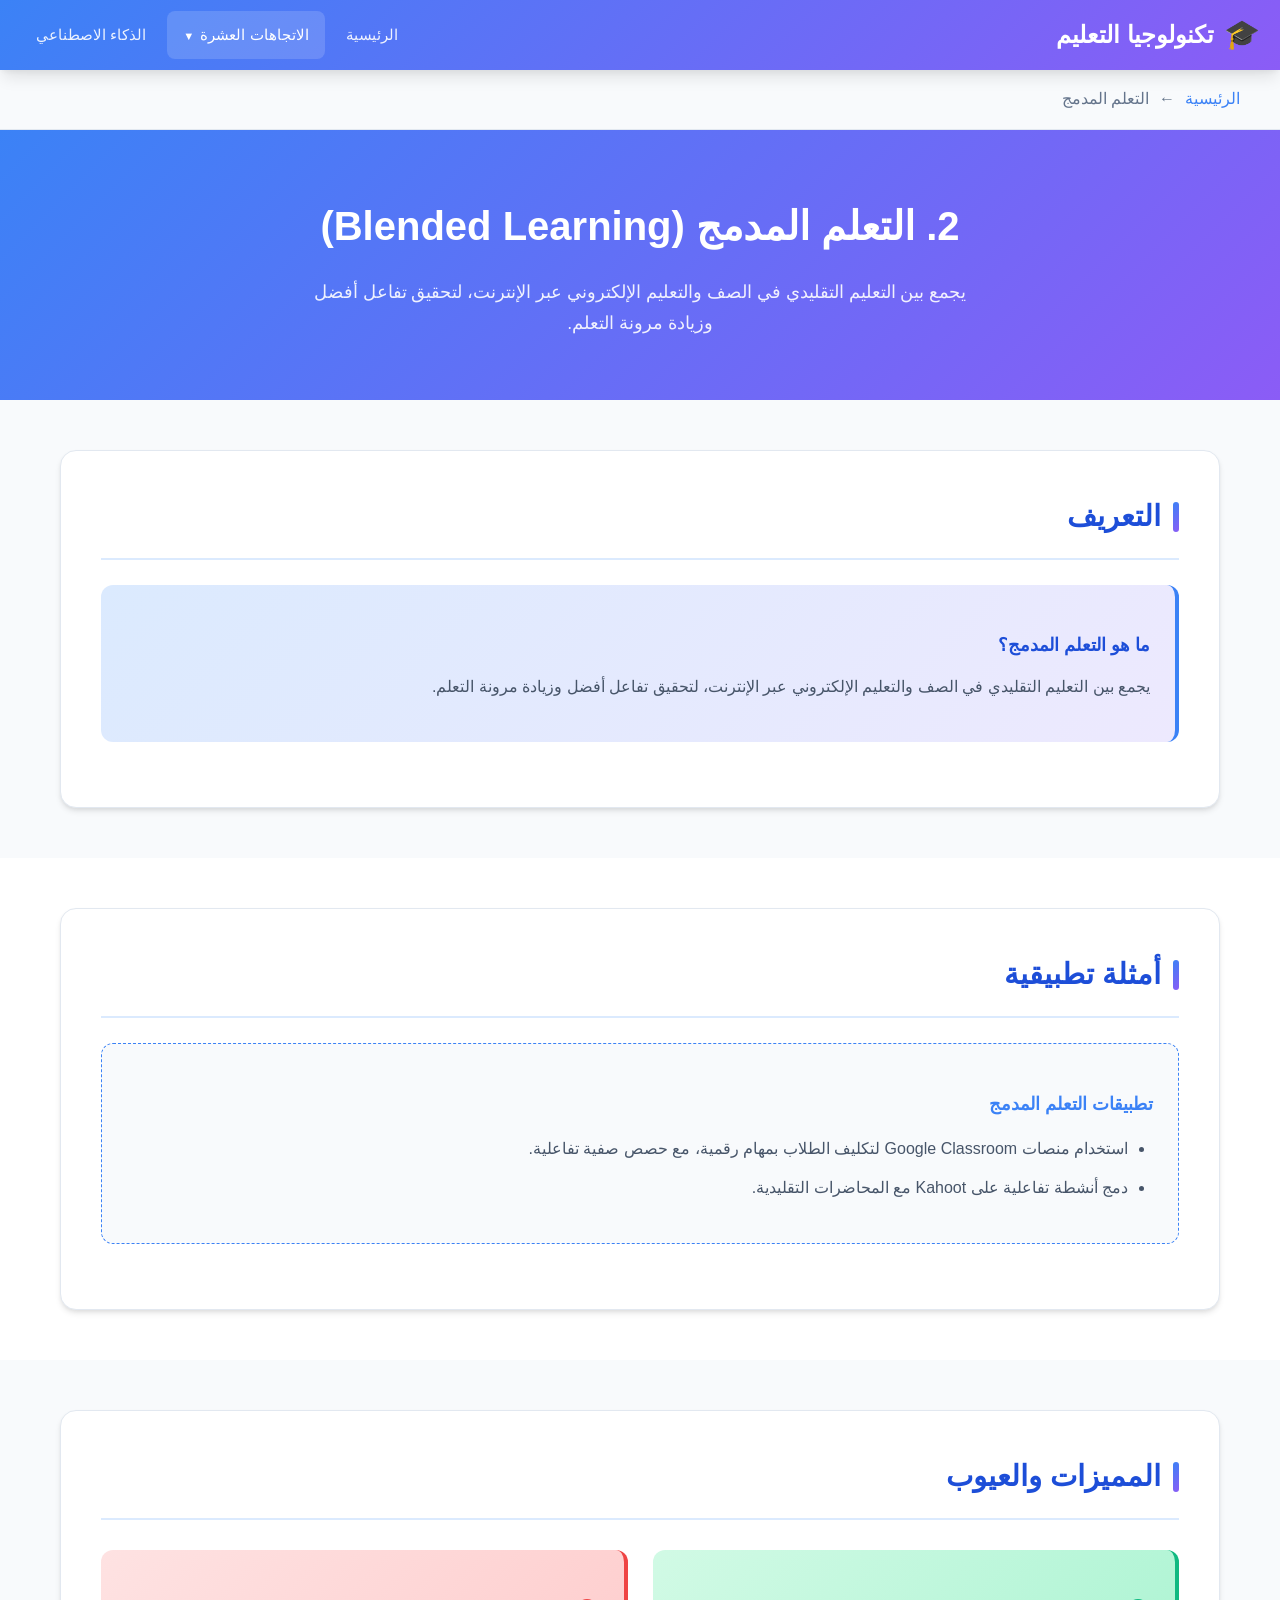
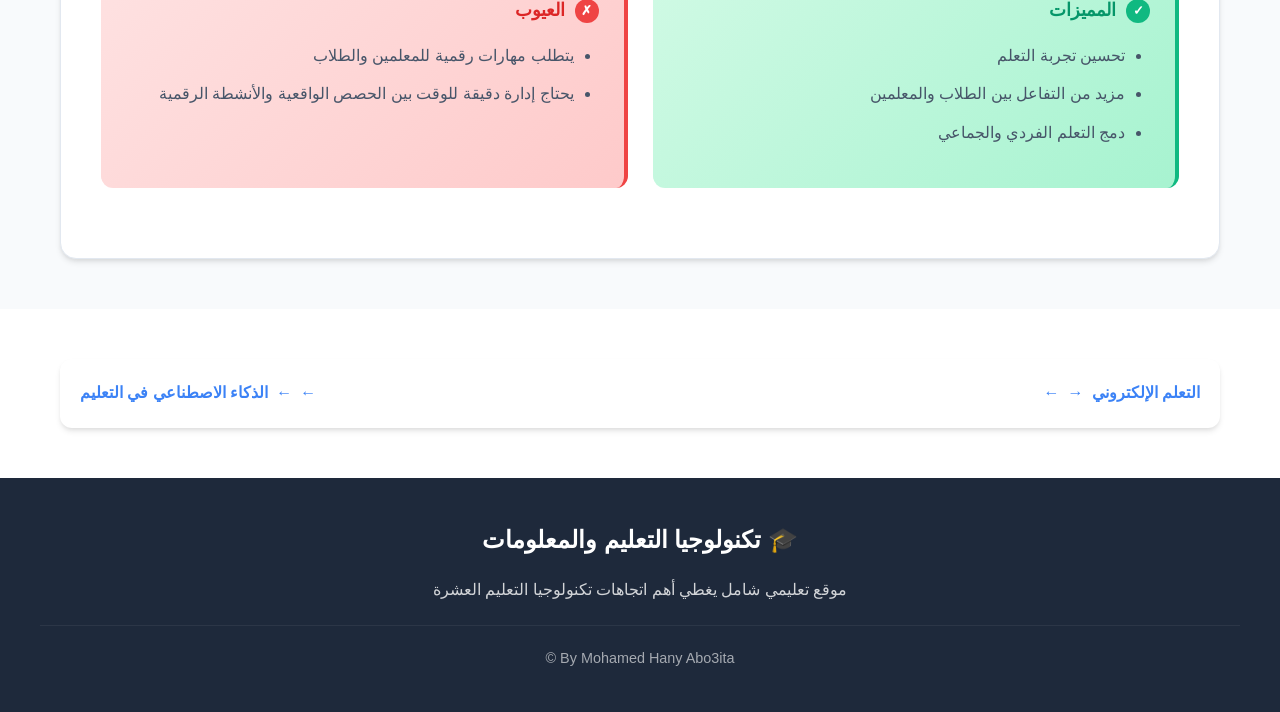
<file: blended-learning.html>
<!DOCTYPE html>
<html lang="ar" dir="rtl">
<head>
    <meta charset="UTF-8">
    <meta name="viewport" content="width=device-width, initial-scale=1.0">
    <meta name="description" content="التعلم المدمج (Blended Learning) - الجمع بين التعليم التقليدي والإلكتروني">
    <title>التعلم المدمج (Blended Learning) | تكنولوجيا التعليم</title>
    <link rel="stylesheet" href="style.css">
</head>
<body>
    <nav class="navbar">
        <div class="nav-container">
            <a href="index.html" class="logo">
                <span class="logo-icon">🎓</span>
                <span>تكنولوجيا التعليم</span>
            </a>
            <input type="checkbox" id="mobile-menu-toggle" class="mobile-toggle">
            <label for="mobile-menu-toggle" class="mobile-toggle-label">☰</label>
            <ul class="nav-menu">
                <li class="nav-item">
                    <a href="index.html" class="nav-link">الرئيسية</a>
                </li>
                <li class="nav-item dropdown">
                    <a href="#" class="nav-link dropdown-toggle active">الاتجاهات العشرة</a>
                    <ul class="dropdown-menu">
                        <li><a href="e-learning.html" class="dropdown-item">1. التعلم الإلكتروني</a></li>
                        <li><a href="blended-learning.html" class="dropdown-item">2. التعلم المدمج</a></li>
                        <li><a href="ai-in-education.html" class="dropdown-item">3. الذكاء الاصطناعي في التعليم ⭐</a></li>
                        <li><a href="adaptive-learning.html" class="dropdown-item">4. التعلم التكيفي</a></li>
                        <li><a href="vr-ar.html" class="dropdown-item">5. الواقع الافتراضي والمعزز</a></li>
                        <li><a href="mobile-learning.html" class="dropdown-item">6. التعلم عبر الأجهزة المحمولة</a></li>
                        <li><a href="gamification.html" class="dropdown-item">7. الألعاب التعليمية</a></li>
                        <li><a href="learning-analytics.html" class="dropdown-item">8. التحليلات التعليمية</a></li>
                        <li><a href="oer.html" class="dropdown-item">9. التعليم المفتوح والموارد المفتوحة</a></li>
                        <li><a href="project-based.html" class="dropdown-item">10. التعلم القائم على المشاريع الرقمية</a></li>
                    </ul>
                </li>
                <li class="nav-item">
                    <a href="ai-in-education.html" class="nav-link">الذكاء الاصطناعي</a>
                </li>
            </ul>
        </div>
    </nav>

    <div class="breadcrumb">
        <ul class="breadcrumb-list">
            <li class="breadcrumb-item"><a href="index.html" class="breadcrumb-link">الرئيسية</a></li>
            <li class="breadcrumb-item"><span class="breadcrumb-current">التعلم المدمج</span></li>
        </ul>
    </div>

    <header class="page-header">
        <h1>2. التعلم المدمج (Blended Learning)</h1>
        <p>يجمع بين التعليم التقليدي في الصف والتعليم الإلكتروني عبر الإنترنت، لتحقيق تفاعل أفضل وزيادة مرونة التعلم.</p>
    </header>

    <main>
        <section class="content-section">
            <div class="container">
                <div class="content-box">
                    <h2>التعريف</h2>
                    <div class="definition-box">
                        <h4>ما هو التعلم المدمج؟</h4>
                        <p>يجمع بين التعليم التقليدي في الصف والتعليم الإلكتروني عبر الإنترنت، لتحقيق تفاعل أفضل وزيادة مرونة التعلم.</p>
                    </div>
                </div>
            </div>
        </section>

        <section class="content-section">
            <div class="container">
                <div class="content-box">
                    <h2>أمثلة تطبيقية</h2>
                    <div class="examples-box">
                        <h4>تطبيقات التعلم المدمج</h4>
                        <ul>
                            <li>استخدام منصات Google Classroom لتكليف الطلاب بمهام رقمية، مع حصص صفية تفاعلية.</li>
                            <li>دمج أنشطة تفاعلية على Kahoot مع المحاضرات التقليدية.</li>
                        </ul>
                    </div>
                </div>
            </div>
        </section>

        <section class="content-section">
            <div class="container">
                <div class="content-box">
                    <h2>المميزات والعيوب</h2>
                    <div class="pros-cons">
                        <div class="pros-box">
                            <h4>المميزات</h4>
                            <ul>
                                <li>تحسين تجربة التعلم</li>
                                <li>مزيد من التفاعل بين الطلاب والمعلمين</li>
                                <li>دمج التعلم الفردي والجماعي</li>
                            </ul>
                        </div>
                        <div class="cons-box">
                            <h4>العيوب</h4>
                            <ul>
                                <li>يتطلب مهارات رقمية للمعلمين والطلاب</li>
                                <li>يحتاج إدارة دقيقة للوقت بين الحصص الواقعية والأنشطة الرقمية</li>
                            </ul>
                        </div>
                    </div>
                </div>
            </div>
        </section>

        <section class="content-section">
            <div class="container">
                <div style="display: flex; justify-content: space-between; align-items: center; padding: 20px; background: white; border-radius: 12px; box-shadow: var(--shadow-md);">
                    <a href="e-learning.html" class="card-link" style="flex-direction: row-reverse;">
                        <span>→</span>
                        <span>التعلم الإلكتروني</span>
                    </a>
                    <a href="ai-in-education.html" class="card-link">
                        <span>←</span>
                        <span>الذكاء الاصطناعي في التعليم</span>
                    </a>
                </div>
            </div>
        </section>
    </main>

    <footer class="footer">
        <div class="footer-content">
            <h3 class="footer-title">🎓 تكنولوجيا التعليم والمعلومات</h3>
            <p class="footer-text">موقع تعليمي شامل يغطي أهم اتجاهات تكنولوجيا التعليم العشرة</p>
            <div class="footer-bottom">
                <p>By Mohamed Hany Abo3ita ©</p>
            </div>
        </div>
    </footer>
</body>
</html>
</file>
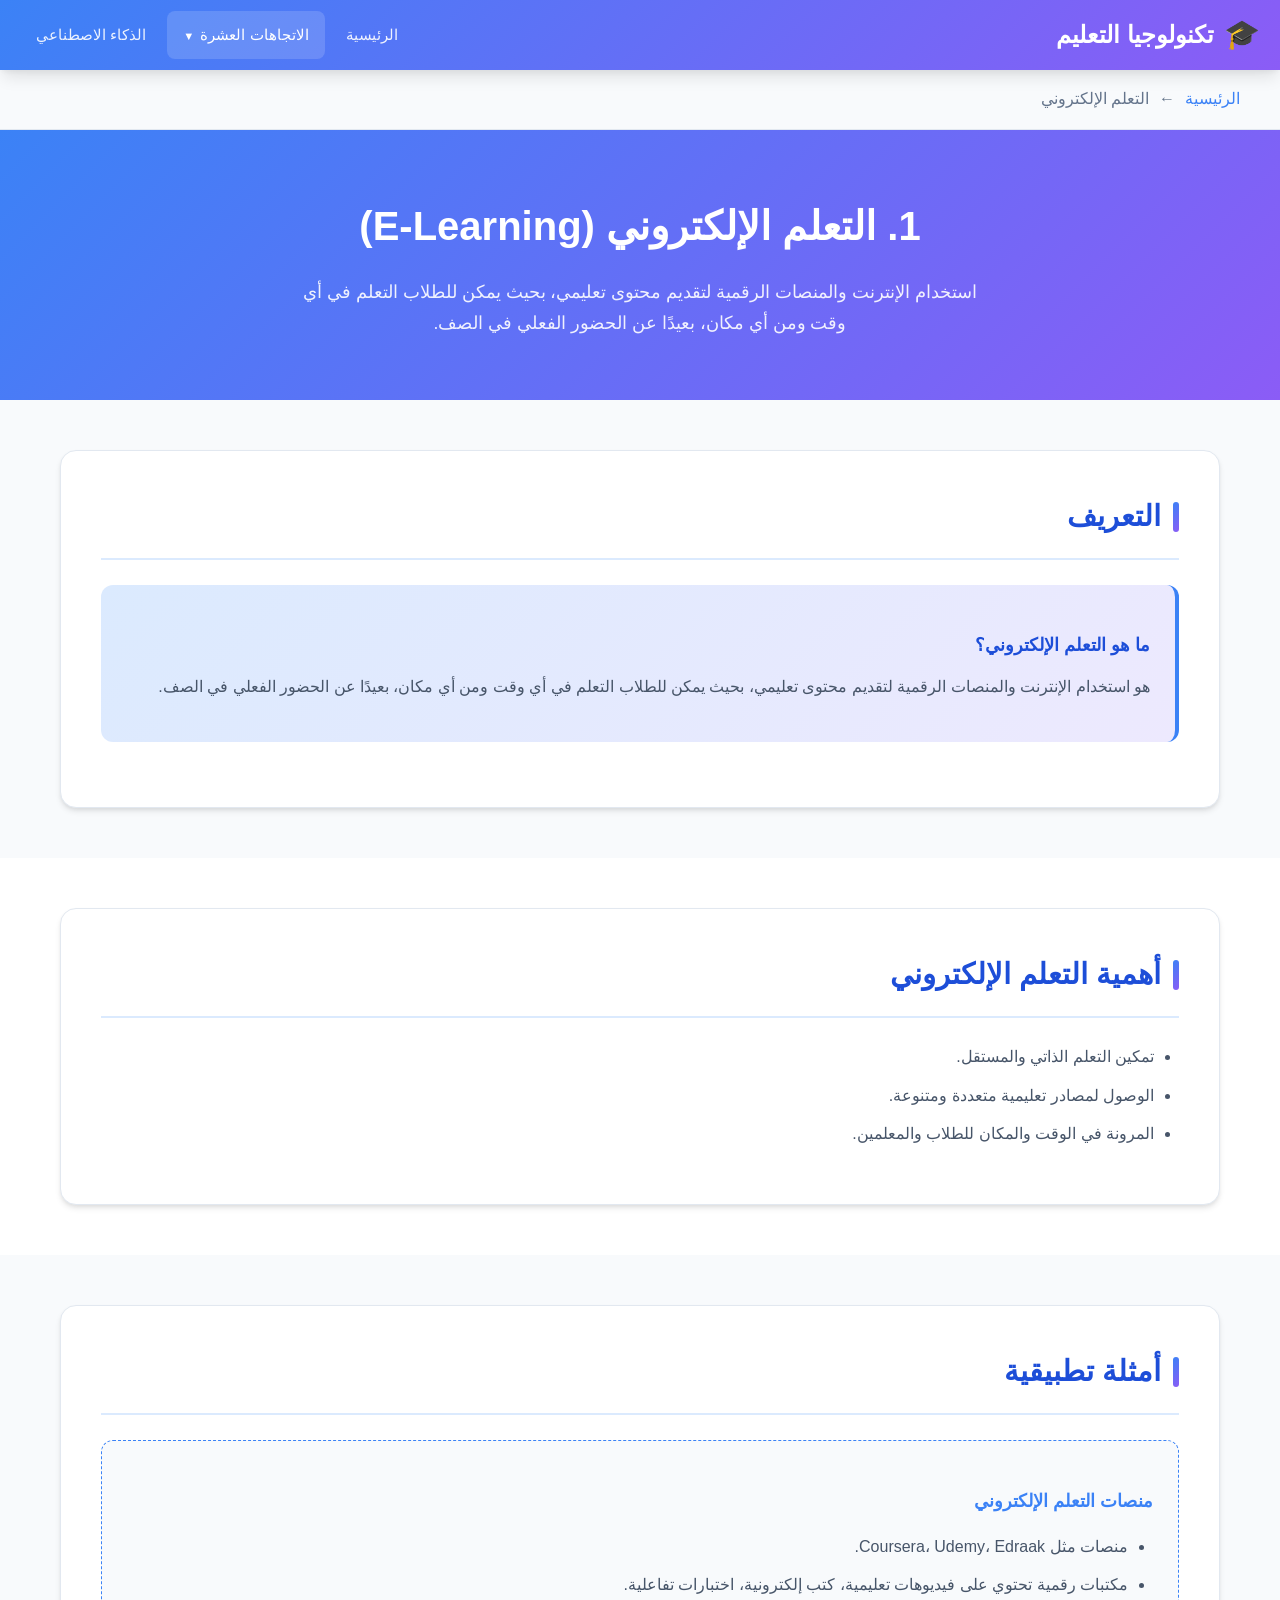
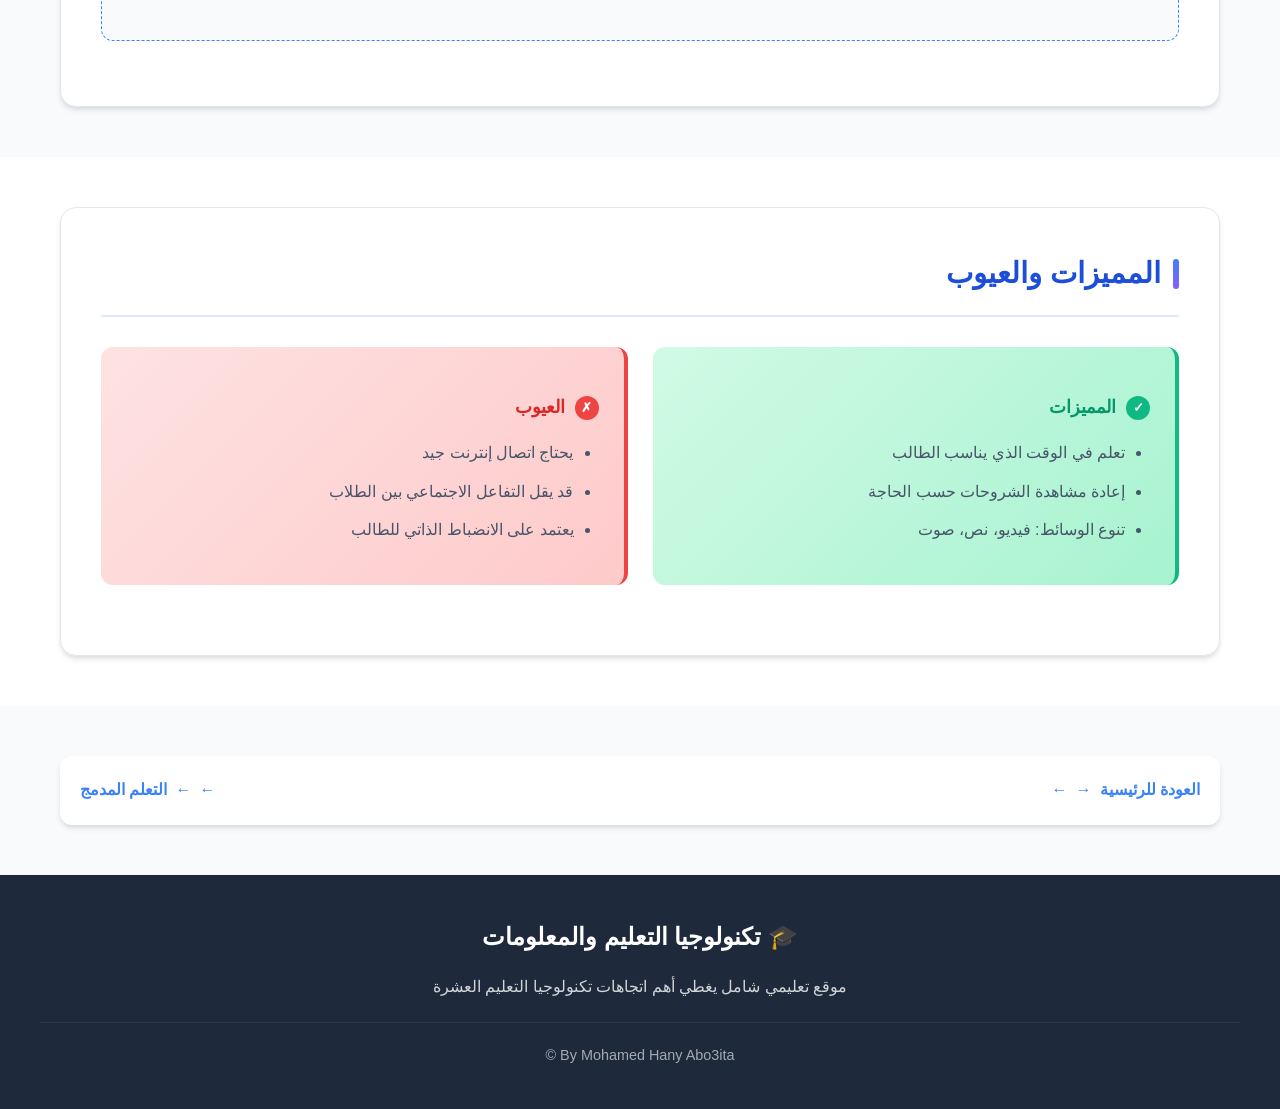
<file: e-learning.html>
<!DOCTYPE html>
<html lang="ar" dir="rtl">
<head>
    <meta charset="UTF-8">
    <meta name="viewport" content="width=device-width, initial-scale=1.0">
    <meta name="description" content="التعلم الإلكتروني (E-Learning) - استخدام الإنترنت والمنصات الرقمية لتقديم محتوى تعليمي">
    <title>التعلم الإلكتروني (E-Learning) | تكنولوجيا التعليم</title>
    <link rel="stylesheet" href="style.css">
</head>
<body>
    <nav class="navbar">
        <div class="nav-container">
            <a href="index.html" class="logo">
                <span class="logo-icon">🎓</span>
                <span>تكنولوجيا التعليم</span>
            </a>
            <input type="checkbox" id="mobile-menu-toggle" class="mobile-toggle">
            <label for="mobile-menu-toggle" class="mobile-toggle-label">☰</label>
            <ul class="nav-menu">
                <li class="nav-item">
                    <a href="index.html" class="nav-link">الرئيسية</a>
                </li>
                <li class="nav-item dropdown">
                    <a href="#" class="nav-link dropdown-toggle active">الاتجاهات العشرة</a>
                    <ul class="dropdown-menu">
                        <li><a href="e-learning.html" class="dropdown-item">1. التعلم الإلكتروني</a></li>
                        <li><a href="blended-learning.html" class="dropdown-item">2. التعلم المدمج</a></li>
                        <li><a href="ai-in-education.html" class="dropdown-item">3. الذكاء الاصطناعي في التعليم ⭐</a></li>
                        <li><a href="adaptive-learning.html" class="dropdown-item">4. التعلم التكيفي</a></li>
                        <li><a href="vr-ar.html" class="dropdown-item">5. الواقع الافتراضي والمعزز</a></li>
                        <li><a href="mobile-learning.html" class="dropdown-item">6. التعلم عبر الأجهزة المحمولة</a></li>
                        <li><a href="gamification.html" class="dropdown-item">7. الألعاب التعليمية</a></li>
                        <li><a href="learning-analytics.html" class="dropdown-item">8. التحليلات التعليمية</a></li>
                        <li><a href="oer.html" class="dropdown-item">9. التعليم المفتوح والموارد المفتوحة</a></li>
                        <li><a href="project-based.html" class="dropdown-item">10. التعلم القائم على المشاريع الرقمية</a></li>
                    </ul>
                </li>
                <li class="nav-item">
                    <a href="ai-in-education.html" class="nav-link">الذكاء الاصطناعي</a>
                </li>
            </ul>
        </div>
    </nav>

    <div class="breadcrumb">
        <ul class="breadcrumb-list">
            <li class="breadcrumb-item"><a href="index.html" class="breadcrumb-link">الرئيسية</a></li>
            <li class="breadcrumb-item"><span class="breadcrumb-current">التعلم الإلكتروني</span></li>
        </ul>
    </div>

    <header class="page-header">
        <h1>1. التعلم الإلكتروني (E-Learning)</h1>
        <p>استخدام الإنترنت والمنصات الرقمية لتقديم محتوى تعليمي، بحيث يمكن للطلاب التعلم في أي وقت ومن أي مكان، بعيدًا عن الحضور الفعلي في الصف.</p>
    </header>

    <main>
        <section class="content-section">
            <div class="container">
                <div class="content-box">
                    <h2>التعريف</h2>
                    <div class="definition-box">
                        <h4>ما هو التعلم الإلكتروني؟</h4>
                        <p>هو استخدام الإنترنت والمنصات الرقمية لتقديم محتوى تعليمي، بحيث يمكن للطلاب التعلم في أي وقت ومن أي مكان، بعيدًا عن الحضور الفعلي في الصف.</p>
                    </div>
                </div>
            </div>
        </section>

        <section class="content-section">
            <div class="container">
                <div class="content-box">
                    <h2>أهمية التعلم الإلكتروني</h2>
                    <ul>
                        <li>تمكين التعلم الذاتي والمستقل.</li>
                        <li>الوصول لمصادر تعليمية متعددة ومتنوعة.</li>
                        <li>المرونة في الوقت والمكان للطلاب والمعلمين.</li>
                    </ul>
                </div>
            </div>
        </section>

        <section class="content-section">
            <div class="container">
                <div class="content-box">
                    <h2>أمثلة تطبيقية</h2>
                    <div class="examples-box">
                        <h4>منصات التعلم الإلكتروني</h4>
                        <ul>
                            <li>منصات مثل Coursera، Udemy، Edraak.</li>
                            <li>مكتبات رقمية تحتوي على فيديوهات تعليمية، كتب إلكترونية، اختبارات تفاعلية.</li>
                        </ul>
                    </div>
                </div>
            </div>
        </section>

        <section class="content-section">
            <div class="container">
                <div class="content-box">
                    <h2>المميزات والعيوب</h2>
                    <div class="pros-cons">
                        <div class="pros-box">
                            <h4>المميزات</h4>
                            <ul>
                                <li>تعلم في الوقت الذي يناسب الطالب</li>
                                <li>إعادة مشاهدة الشروحات حسب الحاجة</li>
                                <li>تنوع الوسائط: فيديو، نص، صوت</li>
                            </ul>
                        </div>
                        <div class="cons-box">
                            <h4>العيوب</h4>
                            <ul>
                                <li>يحتاج اتصال إنترنت جيد</li>
                                <li>قد يقل التفاعل الاجتماعي بين الطلاب</li>
                                <li>يعتمد على الانضباط الذاتي للطالب</li>
                            </ul>
                        </div>
                    </div>
                </div>
            </div>
        </section>

        <section class="content-section">
            <div class="container">
                <div style="display: flex; justify-content: space-between; align-items: center; padding: 20px; background: white; border-radius: 12px; box-shadow: var(--shadow-md);">
                    <a href="index.html" class="card-link" style="flex-direction: row-reverse;">
                        <span>→</span>
                        <span>العودة للرئيسية</span>
                    </a>
                    <a href="blended-learning.html" class="card-link">
                        <span>←</span>
                        <span>التعلم المدمج</span>
                    </a>
                </div>
            </div>
        </section>
    </main>

    <footer class="footer">
        <div class="footer-content">
            <h3 class="footer-title">🎓 تكنولوجيا التعليم والمعلومات</h3>
            <p class="footer-text">موقع تعليمي شامل يغطي أهم اتجاهات تكنولوجيا التعليم العشرة</p>
            <div class="footer-bottom">
                <p>By Mohamed Hany Abo3ita ©</p>
            </div>
        </div>
    </footer>
</body>
</html>
</file>
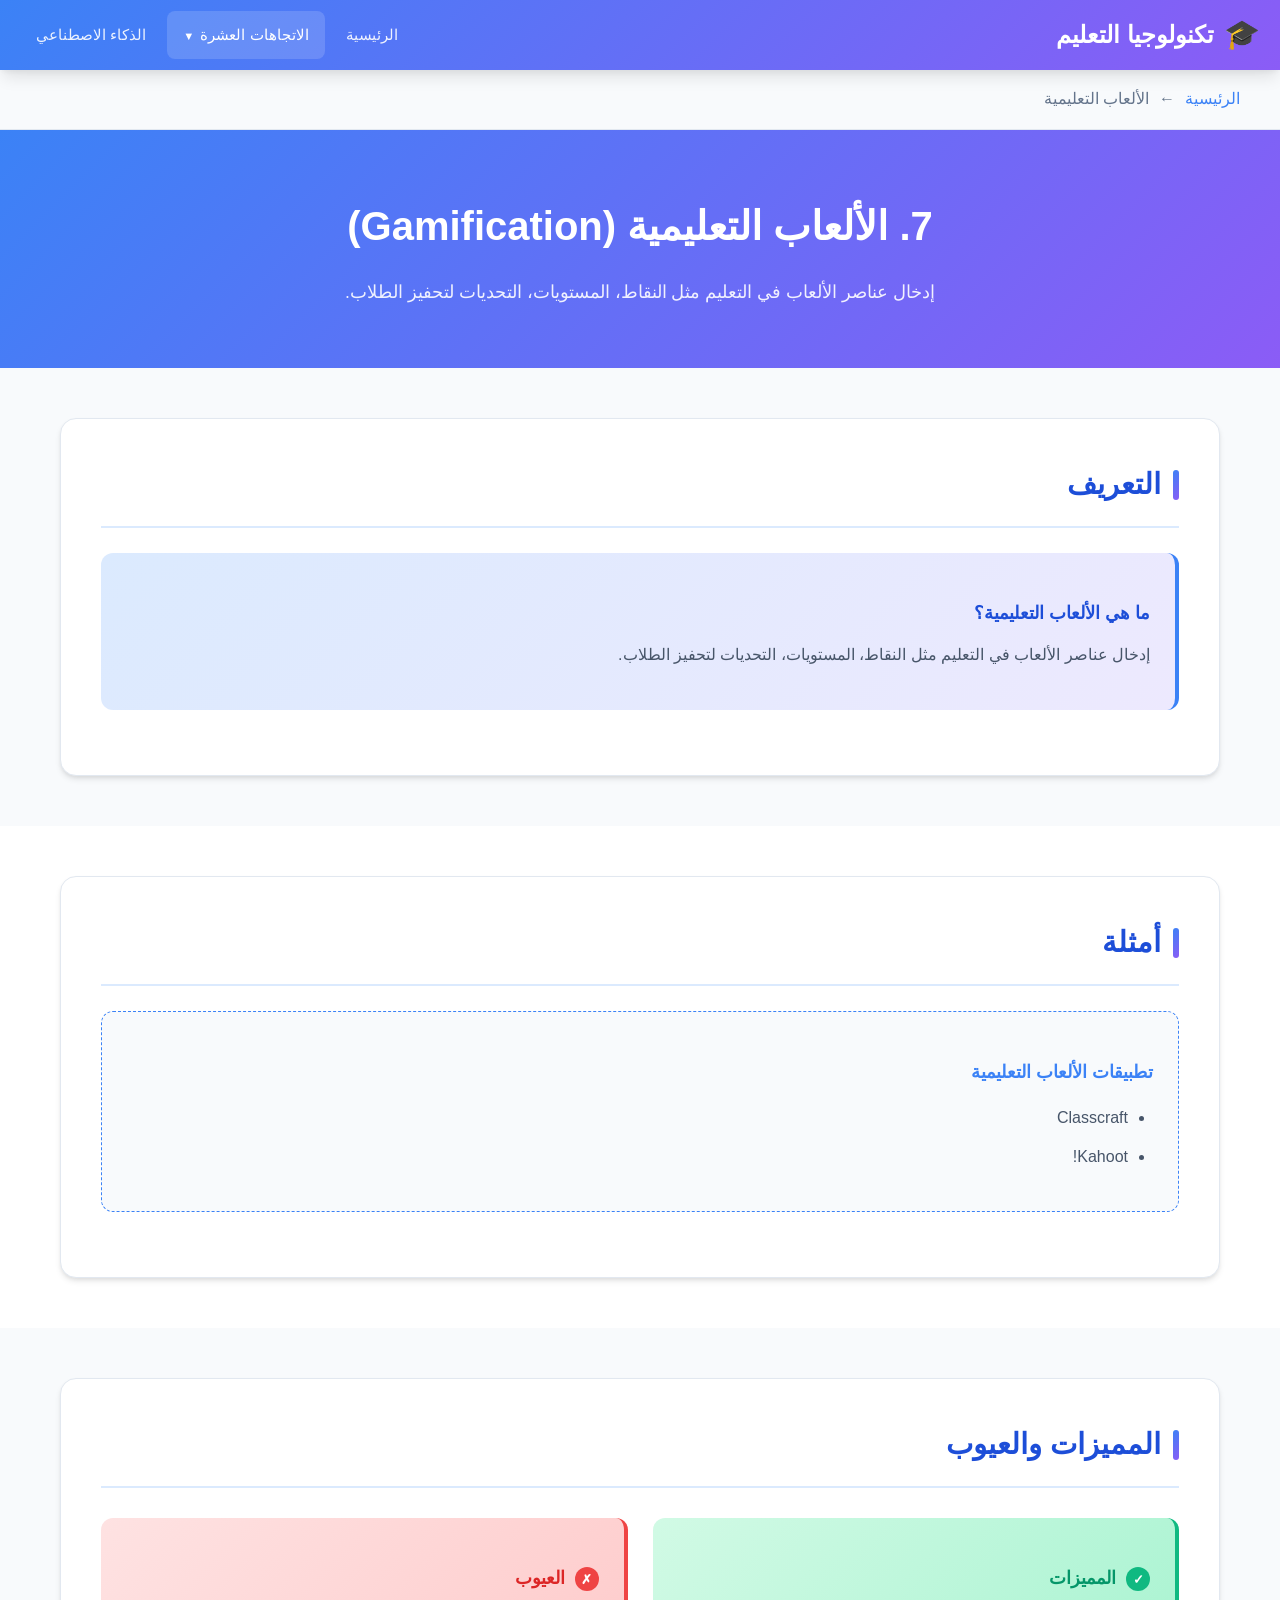
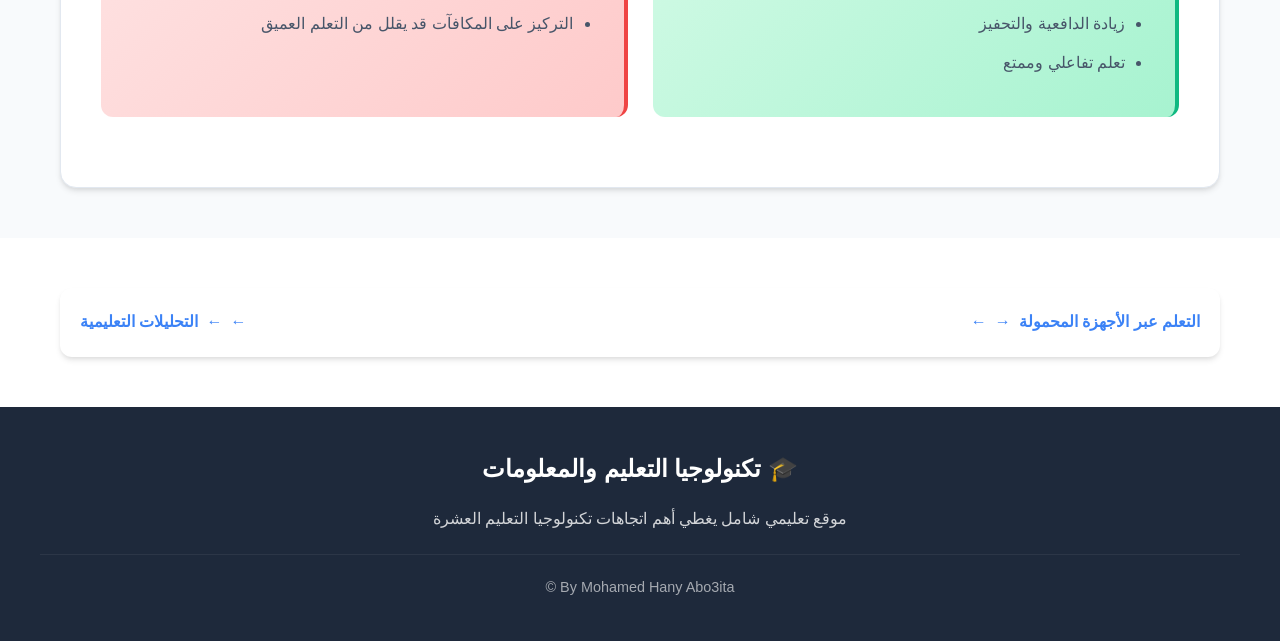
<file: gamification.html>
<!DOCTYPE html>
<html lang="ar" dir="rtl">
<head>
    <meta charset="UTF-8">
    <meta name="viewport" content="width=device-width, initial-scale=1.0">
    <meta name="description" content="الألعاب التعليمية (Gamification) - إدخال عناصر الألعاب في التعليم لتحفيز الطلاب">
    <title>الألعاب التعليمية (Gamification) | تكنولوجيا التعليم</title>
    <link rel="stylesheet" href="style.css">
</head>
<body>
    <nav class="navbar">
        <div class="nav-container">
            <a href="index.html" class="logo">
                <span class="logo-icon">🎓</span>
                <span>تكنولوجيا التعليم</span>
            </a>
            <input type="checkbox" id="mobile-menu-toggle" class="mobile-toggle">
            <label for="mobile-menu-toggle" class="mobile-toggle-label">☰</label>
            <ul class="nav-menu">
                <li class="nav-item">
                    <a href="index.html" class="nav-link">الرئيسية</a>
                </li>
                <li class="nav-item dropdown">
                    <a href="#" class="nav-link dropdown-toggle active">الاتجاهات العشرة</a>
                    <ul class="dropdown-menu">
                        <li><a href="e-learning.html" class="dropdown-item">1. التعلم الإلكتروني</a></li>
                        <li><a href="blended-learning.html" class="dropdown-item">2. التعلم المدمج</a></li>
                        <li><a href="ai-in-education.html" class="dropdown-item">3. الذكاء الاصطناعي في التعليم ⭐</a></li>
                        <li><a href="adaptive-learning.html" class="dropdown-item">4. التعلم التكيفي</a></li>
                        <li><a href="vr-ar.html" class="dropdown-item">5. الواقع الافتراضي والمعزز</a></li>
                        <li><a href="mobile-learning.html" class="dropdown-item">6. التعلم عبر الأجهزة المحمولة</a></li>
                        <li><a href="gamification.html" class="dropdown-item">7. الألعاب التعليمية</a></li>
                        <li><a href="learning-analytics.html" class="dropdown-item">8. التحليلات التعليمية</a></li>
                        <li><a href="oer.html" class="dropdown-item">9. التعليم المفتوح والموارد المفتوحة</a></li>
                        <li><a href="project-based.html" class="dropdown-item">10. التعلم القائم على المشاريع الرقمية</a></li>
                    </ul>
                </li>
                <li class="nav-item">
                    <a href="ai-in-education.html" class="nav-link">الذكاء الاصطناعي</a>
                </li>
            </ul>
        </div>
    </nav>

    <div class="breadcrumb">
        <ul class="breadcrumb-list">
            <li class="breadcrumb-item"><a href="index.html" class="breadcrumb-link">الرئيسية</a></li>
            <li class="breadcrumb-item"><span class="breadcrumb-current">الألعاب التعليمية</span></li>
        </ul>
    </div>

    <header class="page-header">
        <h1>7. الألعاب التعليمية (Gamification)</h1>
        <p>إدخال عناصر الألعاب في التعليم مثل النقاط، المستويات، التحديات لتحفيز الطلاب.</p>
    </header>

    <main>
        <section class="content-section">
            <div class="container">
                <div class="content-box">
                    <h2>التعريف</h2>
                    <div class="definition-box">
                        <h4>ما هي الألعاب التعليمية؟</h4>
                        <p>إدخال عناصر الألعاب في التعليم مثل النقاط، المستويات، التحديات لتحفيز الطلاب.</p>
                    </div>
                </div>
            </div>
        </section>

        <section class="content-section">
            <div class="container">
                <div class="content-box">
                    <h2>أمثلة</h2>
                    <div class="examples-box">
                        <h4>تطبيقات الألعاب التعليمية</h4>
                        <ul>
                            <li>Classcraft</li>
                            <li>Kahoot!</li>
                        </ul>
                    </div>
                </div>
            </div>
        </section>

        <section class="content-section">
            <div class="container">
                <div class="content-box">
                    <h2>المميزات والعيوب</h2>
                    <div class="pros-cons">
                        <div class="pros-box">
                            <h4>المميزات</h4>
                            <ul>
                                <li>زيادة الدافعية والتحفيز</li>
                                <li>تعلم تفاعلي وممتع</li>
                            </ul>
                        </div>
                        <div class="cons-box">
                            <h4>العيوب</h4>
                            <ul>
                                <li>التركيز على المكافآت قد يقلل من التعلم العميق</li>
                            </ul>
                        </div>
                    </div>
                </div>
            </div>
        </section>

        <section class="content-section">
            <div class="container">
                <div style="display: flex; justify-content: space-between; align-items: center; padding: 20px; background: white; border-radius: 12px; box-shadow: var(--shadow-md);">
                    <a href="mobile-learning.html" class="card-link" style="flex-direction: row-reverse;">
                        <span>→</span>
                        <span>التعلم عبر الأجهزة المحمولة</span>
                    </a>
                    <a href="learning-analytics.html" class="card-link">
                        <span>←</span>
                        <span>التحليلات التعليمية</span>
                    </a>
                </div>
            </div>
        </section>
    </main>

    <footer class="footer">
        <div class="footer-content">
            <h3 class="footer-title">🎓 تكنولوجيا التعليم والمعلومات</h3>
            <p class="footer-text">موقع تعليمي شامل يغطي أهم اتجاهات تكنولوجيا التعليم العشرة</p>
            <div class="footer-bottom">
                <p>By Mohamed Hany Abo3ita ©</p>
            </div>
        </div>
    </footer>
</body>
</html>
</file>
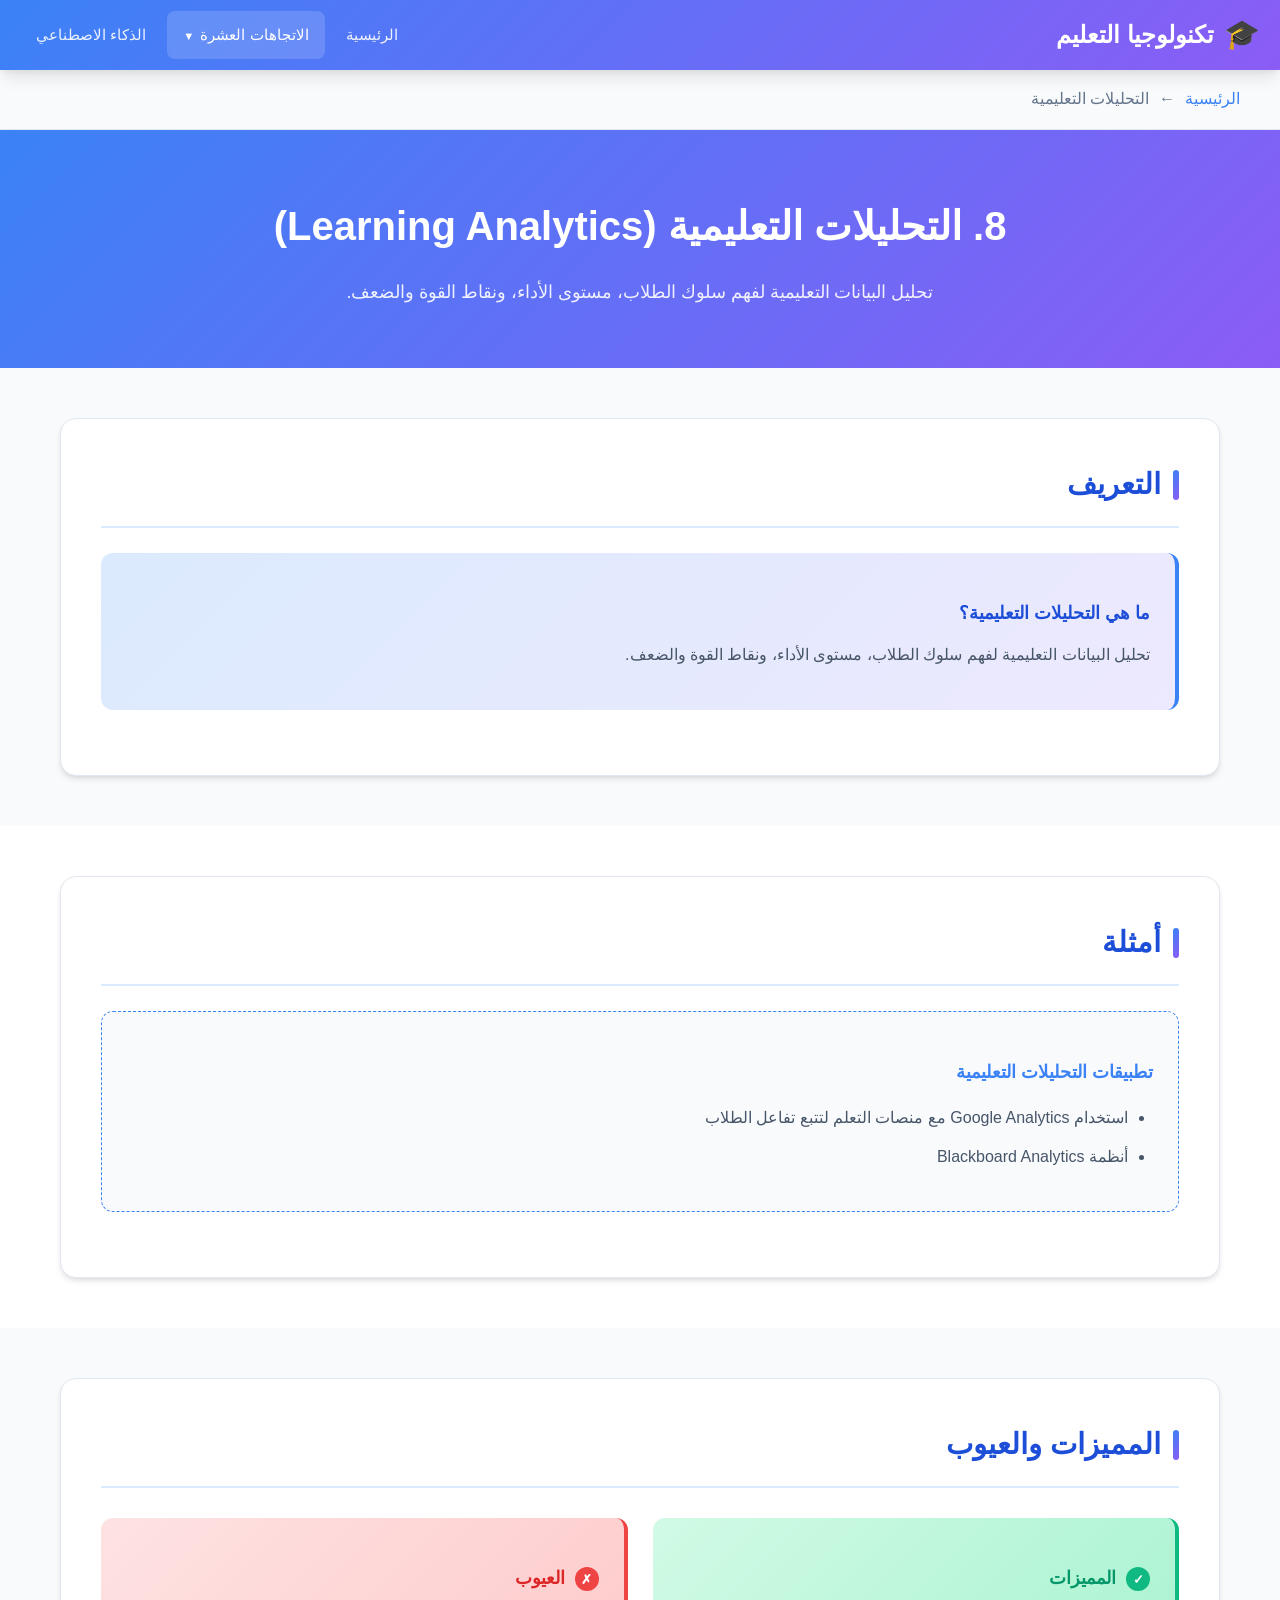
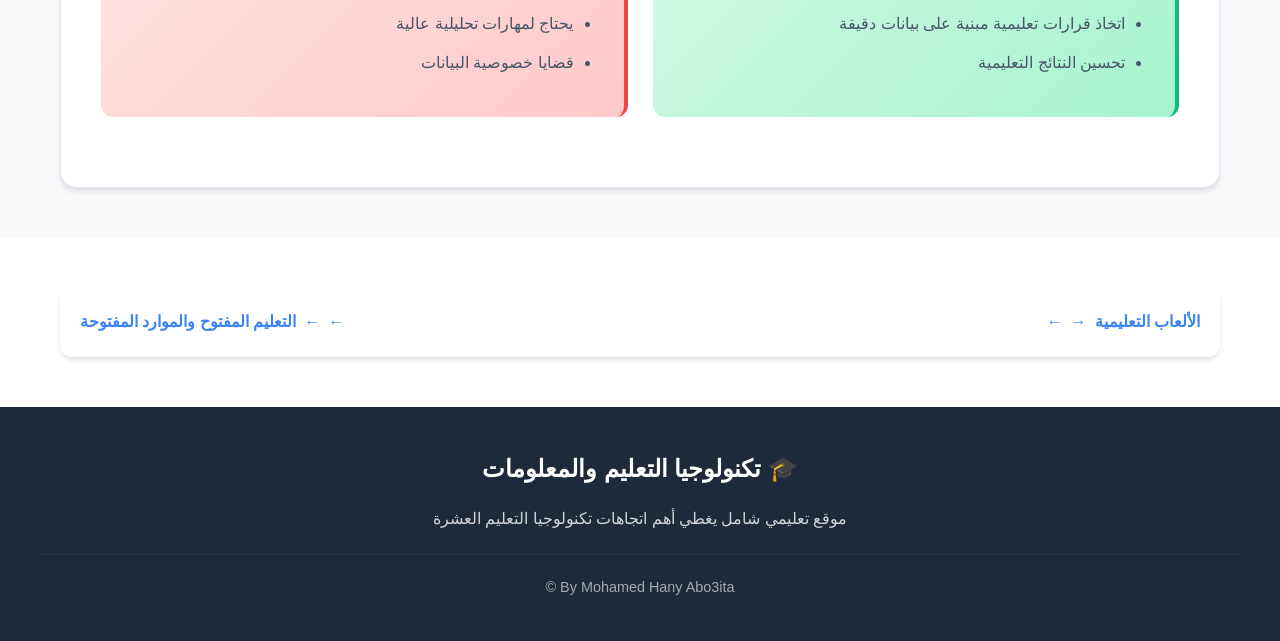
<file: learning-analytics.html>
<!DOCTYPE html>
<html lang="ar" dir="rtl">
<head>
    <meta charset="UTF-8">
    <meta name="viewport" content="width=device-width, initial-scale=1.0">
    <meta name="description" content="التحليلات التعليمية (Learning Analytics) - تحليل البيانات التعليمية لفهم سلوك الطلاب ومستوى الأداء">
    <title>التحليلات التعليمية (Learning Analytics) | تكنولوجيا التعليم</title>
    <link rel="stylesheet" href="style.css">
</head>
<body>
    <nav class="navbar">
        <div class="nav-container">
            <a href="index.html" class="logo">
                <span class="logo-icon">🎓</span>
                <span>تكنولوجيا التعليم</span>
            </a>
            <input type="checkbox" id="mobile-menu-toggle" class="mobile-toggle">
            <label for="mobile-menu-toggle" class="mobile-toggle-label">☰</label>
            <ul class="nav-menu">
                <li class="nav-item">
                    <a href="index.html" class="nav-link">الرئيسية</a>
                </li>
                <li class="nav-item dropdown">
                    <a href="#" class="nav-link dropdown-toggle active">الاتجاهات العشرة</a>
                    <ul class="dropdown-menu">
                        <li><a href="e-learning.html" class="dropdown-item">1. التعلم الإلكتروني</a></li>
                        <li><a href="blended-learning.html" class="dropdown-item">2. التعلم المدمج</a></li>
                        <li><a href="ai-in-education.html" class="dropdown-item">3. الذكاء الاصطناعي في التعليم ⭐</a></li>
                        <li><a href="adaptive-learning.html" class="dropdown-item">4. التعلم التكيفي</a></li>
                        <li><a href="vr-ar.html" class="dropdown-item">5. الواقع الافتراضي والمعزز</a></li>
                        <li><a href="mobile-learning.html" class="dropdown-item">6. التعلم عبر الأجهزة المحمولة</a></li>
                        <li><a href="gamification.html" class="dropdown-item">7. الألعاب التعليمية</a></li>
                        <li><a href="learning-analytics.html" class="dropdown-item">8. التحليلات التعليمية</a></li>
                        <li><a href="oer.html" class="dropdown-item">9. التعليم المفتوح والموارد المفتوحة</a></li>
                        <li><a href="project-based.html" class="dropdown-item">10. التعلم القائم على المشاريع الرقمية</a></li>
                    </ul>
                </li>
                <li class="nav-item">
                    <a href="ai-in-education.html" class="nav-link">الذكاء الاصطناعي</a>
                </li>
            </ul>
        </div>
    </nav>

    <div class="breadcrumb">
        <ul class="breadcrumb-list">
            <li class="breadcrumb-item"><a href="index.html" class="breadcrumb-link">الرئيسية</a></li>
            <li class="breadcrumb-item"><span class="breadcrumb-current">التحليلات التعليمية</span></li>
        </ul>
    </div>

    <header class="page-header">
        <h1>8. التحليلات التعليمية (Learning Analytics)</h1>
        <p>تحليل البيانات التعليمية لفهم سلوك الطلاب، مستوى الأداء، ونقاط القوة والضعف.</p>
    </header>

    <main>
        <section class="content-section">
            <div class="container">
                <div class="content-box">
                    <h2>التعريف</h2>
                    <div class="definition-box">
                        <h4>ما هي التحليلات التعليمية؟</h4>
                        <p>تحليل البيانات التعليمية لفهم سلوك الطلاب، مستوى الأداء، ونقاط القوة والضعف.</p>
                    </div>
                </div>
            </div>
        </section>

        <section class="content-section">
            <div class="container">
                <div class="content-box">
                    <h2>أمثلة</h2>
                    <div class="examples-box">
                        <h4>تطبيقات التحليلات التعليمية</h4>
                        <ul>
                            <li>استخدام Google Analytics مع منصات التعلم لتتبع تفاعل الطلاب</li>
                            <li>أنظمة Blackboard Analytics</li>
                        </ul>
                    </div>
                </div>
            </div>
        </section>

        <section class="content-section">
            <div class="container">
                <div class="content-box">
                    <h2>المميزات والعيوب</h2>
                    <div class="pros-cons">
                        <div class="pros-box">
                            <h4>المميزات</h4>
                            <ul>
                                <li>اتخاذ قرارات تعليمية مبنية على بيانات دقيقة</li>
                                <li>تحسين النتائج التعليمية</li>
                            </ul>
                        </div>
                        <div class="cons-box">
                            <h4>العيوب</h4>
                            <ul>
                                <li>يحتاج لمهارات تحليلية عالية</li>
                                <li>قضايا خصوصية البيانات</li>
                            </ul>
                        </div>
                    </div>
                </div>
            </div>
        </section>

        <section class="content-section">
            <div class="container">
                <div style="display: flex; justify-content: space-between; align-items: center; padding: 20px; background: white; border-radius: 12px; box-shadow: var(--shadow-md);">
                    <a href="gamification.html" class="card-link" style="flex-direction: row-reverse;">
                        <span>→</span>
                        <span>الألعاب التعليمية</span>
                    </a>
                    <a href="oer.html" class="card-link">
                        <span>←</span>
                        <span>التعليم المفتوح والموارد المفتوحة</span>
                    </a>
                </div>
            </div>
        </section>
    </main>

    <footer class="footer">
        <div class="footer-content">
            <h3 class="footer-title">🎓 تكنولوجيا التعليم والمعلومات</h3>
            <p class="footer-text">موقع تعليمي شامل يغطي أهم اتجاهات تكنولوجيا التعليم العشرة</p>
            <div class="footer-bottom">
                <p>By Mohamed Hany Abo3ita ©</p>
            </div>
        </div>
    </footer>
</body>
</html>
</file>
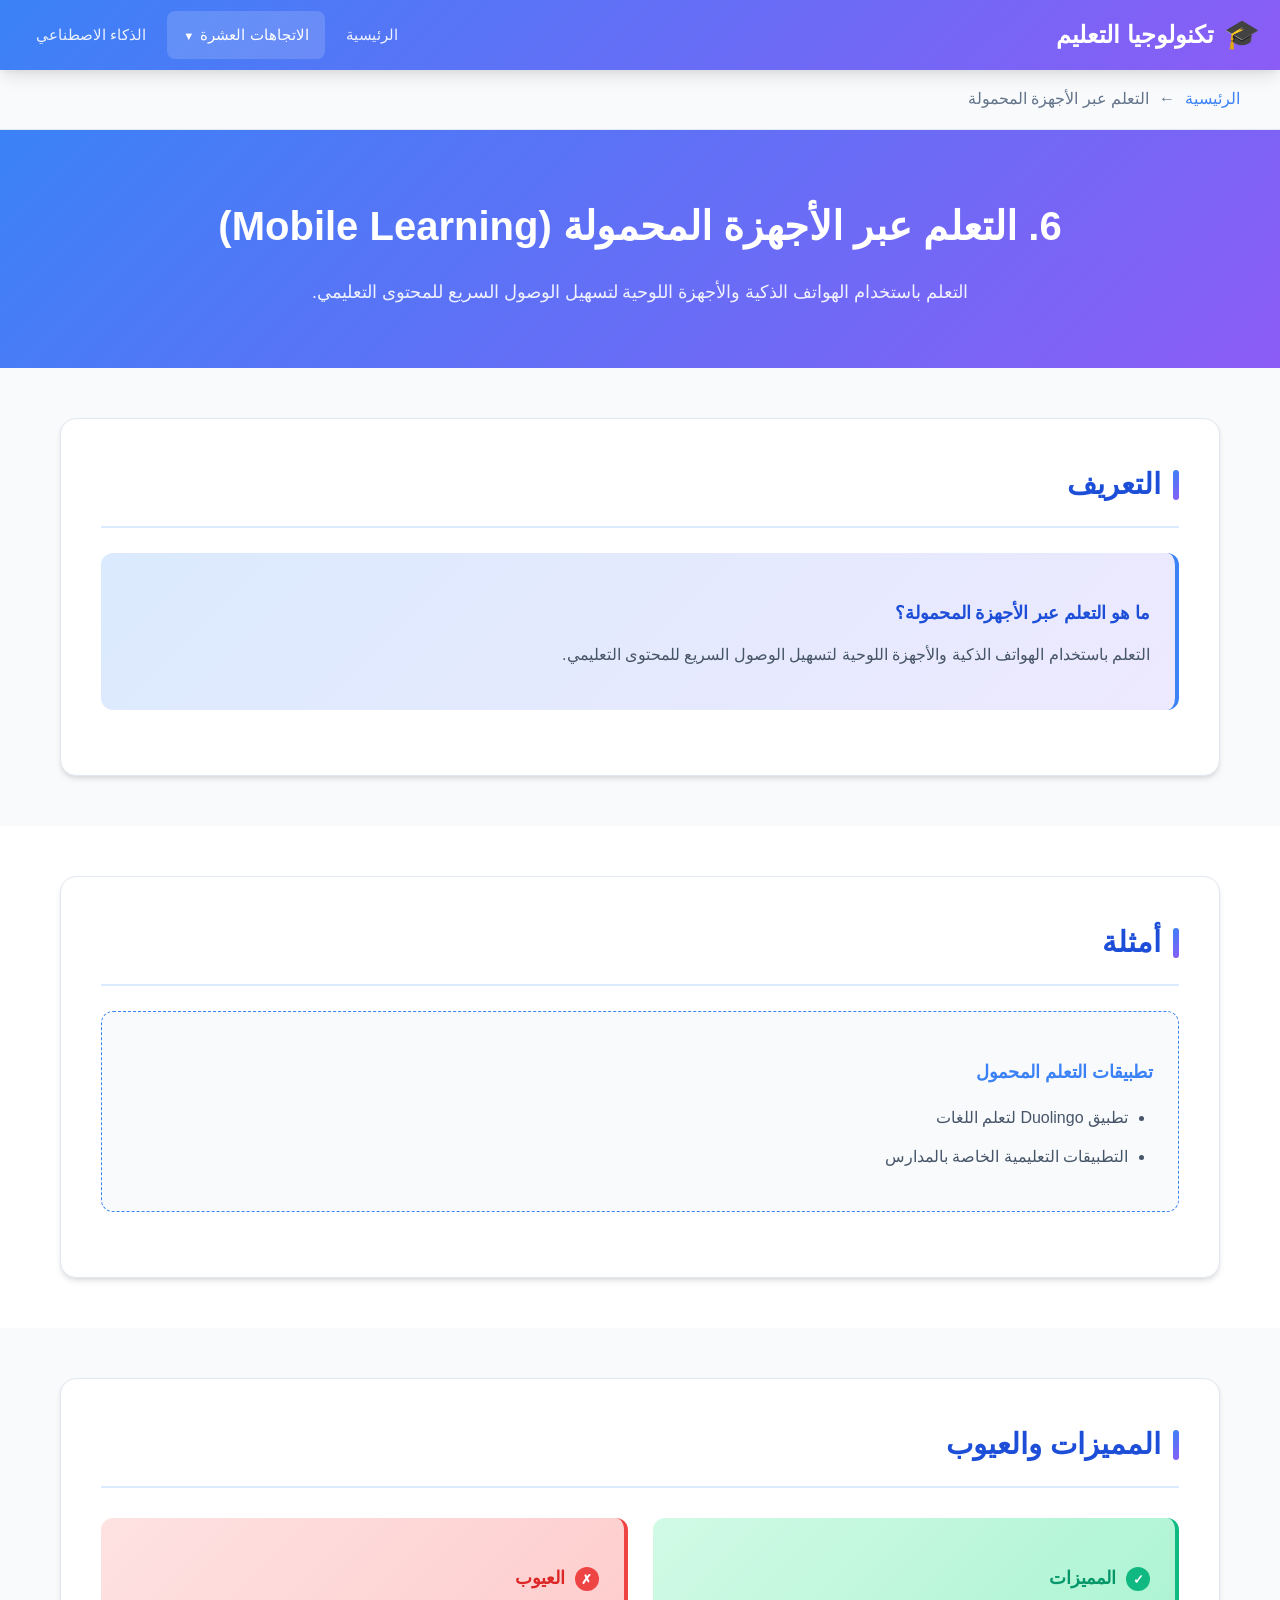
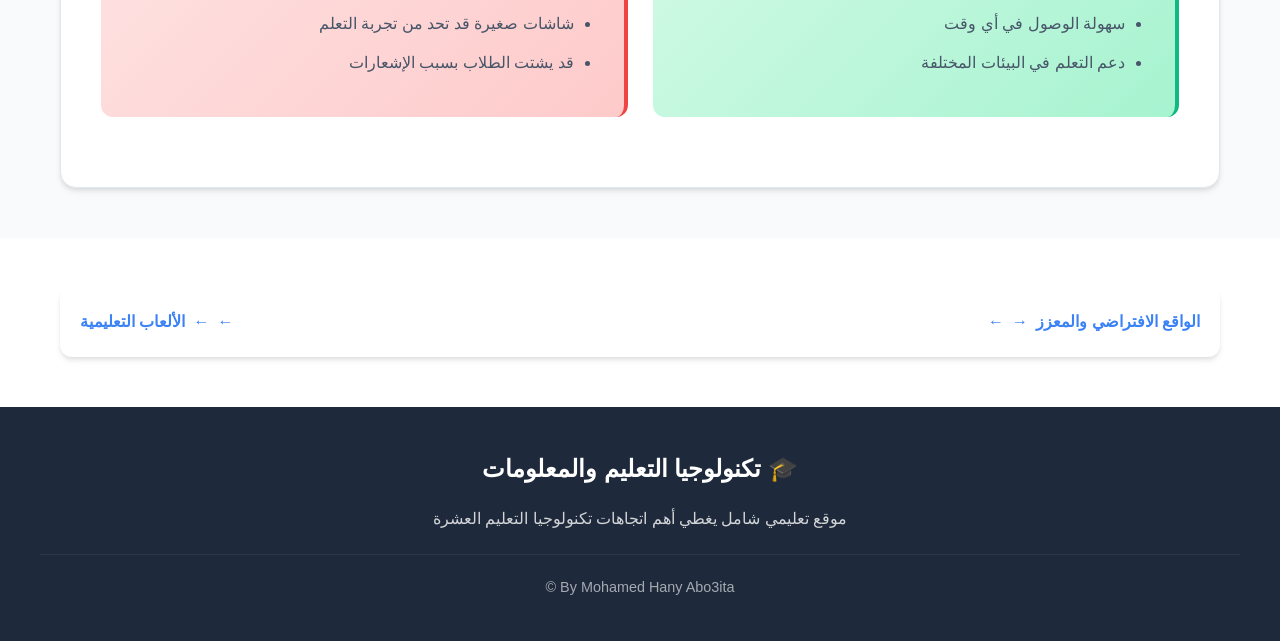
<file: mobile-learning.html>
<!DOCTYPE html>
<html lang="ar" dir="rtl">
<head>
    <meta charset="UTF-8">
    <meta name="viewport" content="width=device-width, initial-scale=1.0">
    <meta name="description" content="التعلم عبر الأجهزة المحمولة (Mobile Learning) - التعلم باستخدام الهواتف الذكية والأجهزة اللوحية">
    <title>التعلم عبر الأجهزة المحمولة (Mobile Learning) | تكنولوجيا التعليم</title>
    <link rel="stylesheet" href="style.css">
</head>
<body>
    <nav class="navbar">
        <div class="nav-container">
            <a href="index.html" class="logo">
                <span class="logo-icon">🎓</span>
                <span>تكنولوجيا التعليم</span>
            </a>
            <input type="checkbox" id="mobile-menu-toggle" class="mobile-toggle">
            <label for="mobile-menu-toggle" class="mobile-toggle-label">☰</label>
            <ul class="nav-menu">
                <li class="nav-item">
                    <a href="index.html" class="nav-link">الرئيسية</a>
                </li>
                <li class="nav-item dropdown">
                    <a href="#" class="nav-link dropdown-toggle active">الاتجاهات العشرة</a>
                    <ul class="dropdown-menu">
                        <li><a href="e-learning.html" class="dropdown-item">1. التعلم الإلكتروني</a></li>
                        <li><a href="blended-learning.html" class="dropdown-item">2. التعلم المدمج</a></li>
                        <li><a href="ai-in-education.html" class="dropdown-item">3. الذكاء الاصطناعي في التعليم ⭐</a></li>
                        <li><a href="adaptive-learning.html" class="dropdown-item">4. التعلم التكيفي</a></li>
                        <li><a href="vr-ar.html" class="dropdown-item">5. الواقع الافتراضي والمعزز</a></li>
                        <li><a href="mobile-learning.html" class="dropdown-item">6. التعلم عبر الأجهزة المحمولة</a></li>
                        <li><a href="gamification.html" class="dropdown-item">7. الألعاب التعليمية</a></li>
                        <li><a href="learning-analytics.html" class="dropdown-item">8. التحليلات التعليمية</a></li>
                        <li><a href="oer.html" class="dropdown-item">9. التعليم المفتوح والموارد المفتوحة</a></li>
                        <li><a href="project-based.html" class="dropdown-item">10. التعلم القائم على المشاريع الرقمية</a></li>
                    </ul>
                </li>
                <li class="nav-item">
                    <a href="ai-in-education.html" class="nav-link">الذكاء الاصطناعي</a>
                </li>
            </ul>
        </div>
    </nav>

    <div class="breadcrumb">
        <ul class="breadcrumb-list">
            <li class="breadcrumb-item"><a href="index.html" class="breadcrumb-link">الرئيسية</a></li>
            <li class="breadcrumb-item"><span class="breadcrumb-current">التعلم عبر الأجهزة المحمولة</span></li>
        </ul>
    </div>

    <header class="page-header">
        <h1>6. التعلم عبر الأجهزة المحمولة (Mobile Learning)</h1>
        <p>التعلم باستخدام الهواتف الذكية والأجهزة اللوحية لتسهيل الوصول السريع للمحتوى التعليمي.</p>
    </header>

    <main>
        <section class="content-section">
            <div class="container">
                <div class="content-box">
                    <h2>التعريف</h2>
                    <div class="definition-box">
                        <h4>ما هو التعلم عبر الأجهزة المحمولة؟</h4>
                        <p>التعلم باستخدام الهواتف الذكية والأجهزة اللوحية لتسهيل الوصول السريع للمحتوى التعليمي.</p>
                    </div>
                </div>
            </div>
        </section>

        <section class="content-section">
            <div class="container">
                <div class="content-box">
                    <h2>أمثلة</h2>
                    <div class="examples-box">
                        <h4>تطبيقات التعلم المحمول</h4>
                        <ul>
                            <li>تطبيق Duolingo لتعلم اللغات</li>
                            <li>التطبيقات التعليمية الخاصة بالمدارس</li>
                        </ul>
                    </div>
                </div>
            </div>
        </section>

        <section class="content-section">
            <div class="container">
                <div class="content-box">
                    <h2>المميزات والعيوب</h2>
                    <div class="pros-cons">
                        <div class="pros-box">
                            <h4>المميزات</h4>
                            <ul>
                                <li>سهولة الوصول في أي وقت</li>
                                <li>دعم التعلم في البيئات المختلفة</li>
                            </ul>
                        </div>
                        <div class="cons-box">
                            <h4>العيوب</h4>
                            <ul>
                                <li>شاشات صغيرة قد تحد من تجربة التعلم</li>
                                <li>قد يشتت الطلاب بسبب الإشعارات</li>
                            </ul>
                        </div>
                    </div>
                </div>
            </div>
        </section>

        <section class="content-section">
            <div class="container">
                <div style="display: flex; justify-content: space-between; align-items: center; padding: 20px; background: white; border-radius: 12px; box-shadow: var(--shadow-md);">
                    <a href="vr-ar.html" class="card-link" style="flex-direction: row-reverse;">
                        <span>→</span>
                        <span>الواقع الافتراضي والمعزز</span>
                    </a>
                    <a href="gamification.html" class="card-link">
                        <span>←</span>
                        <span>الألعاب التعليمية</span>
                    </a>
                </div>
            </div>
        </section>
    </main>

    <footer class="footer">
        <div class="footer-content">
            <h3 class="footer-title">🎓 تكنولوجيا التعليم والمعلومات</h3>
            <p class="footer-text">موقع تعليمي شامل يغطي أهم اتجاهات تكنولوجيا التعليم العشرة</p>
            <div class="footer-bottom">
                <p>By Mohamed Hany Abo3ita ©</p>
            </div>
        </div>
    </footer>
</body>
</html>
</file>
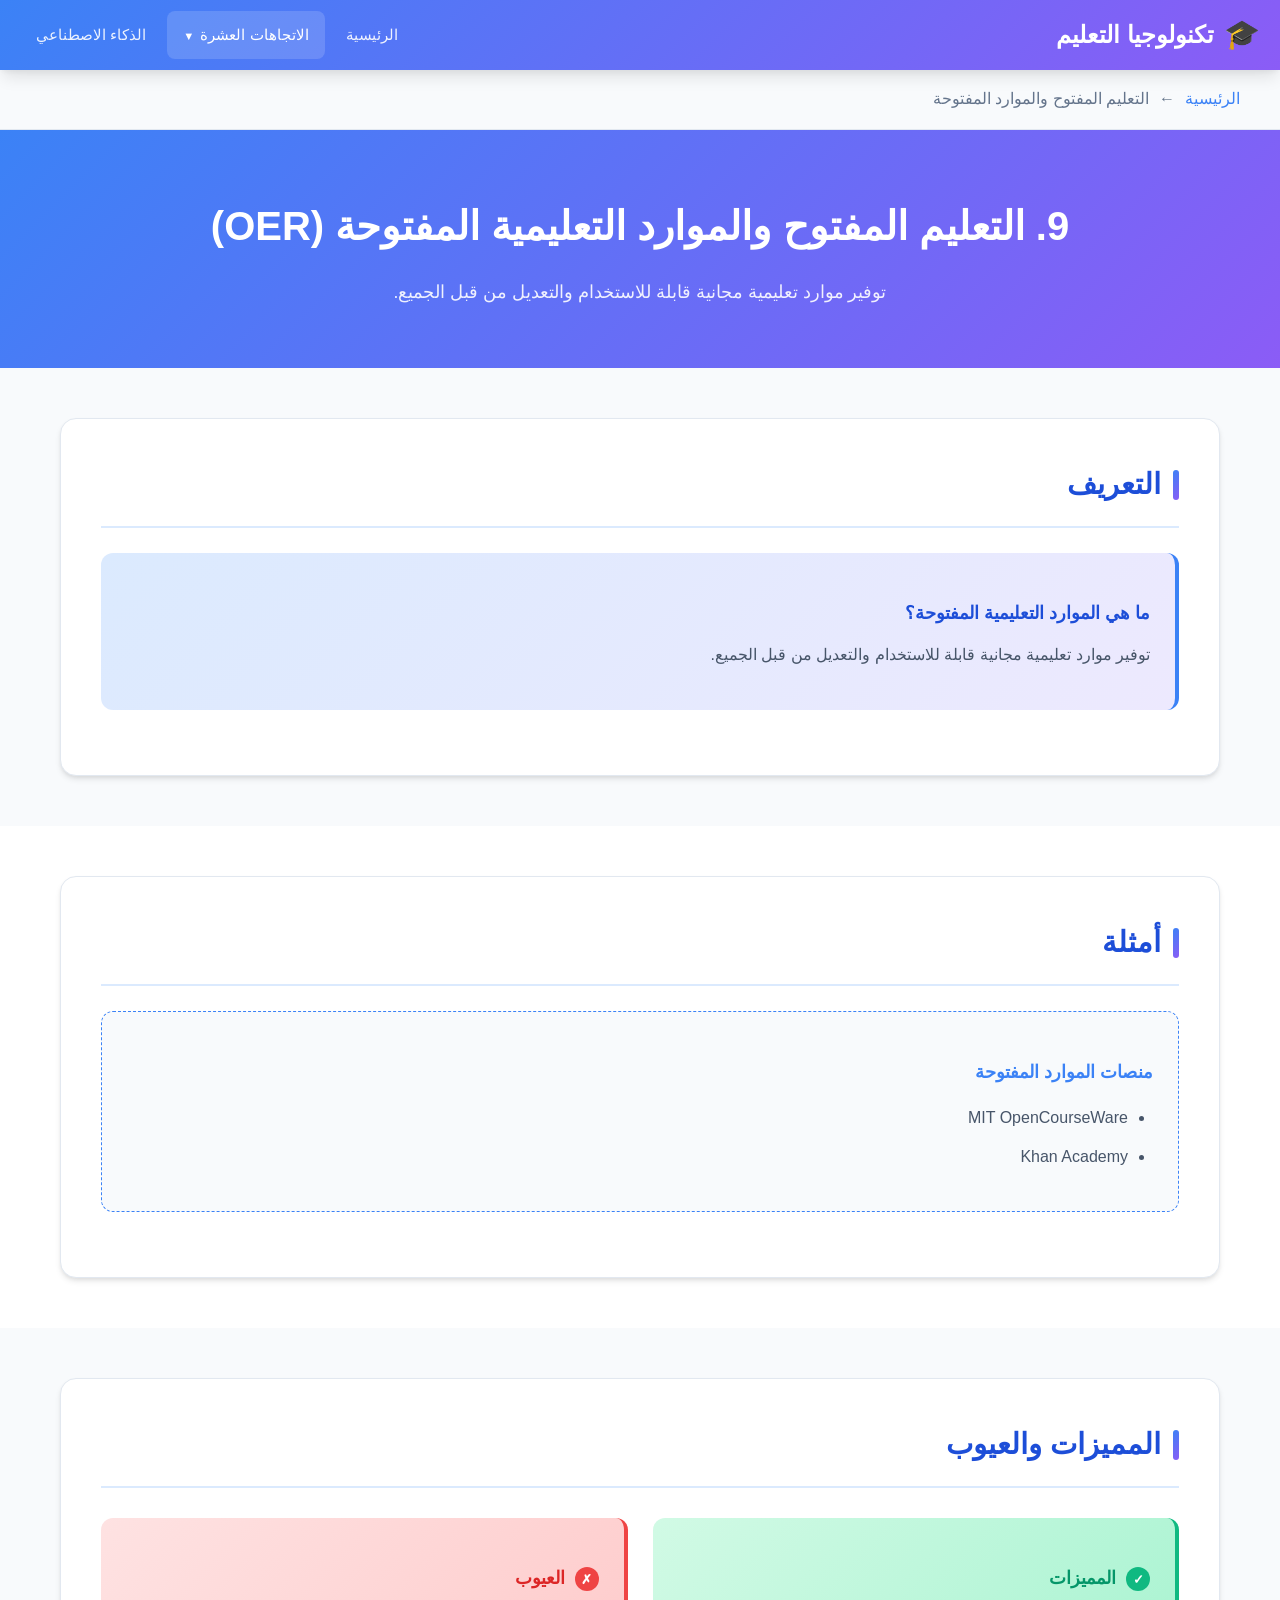
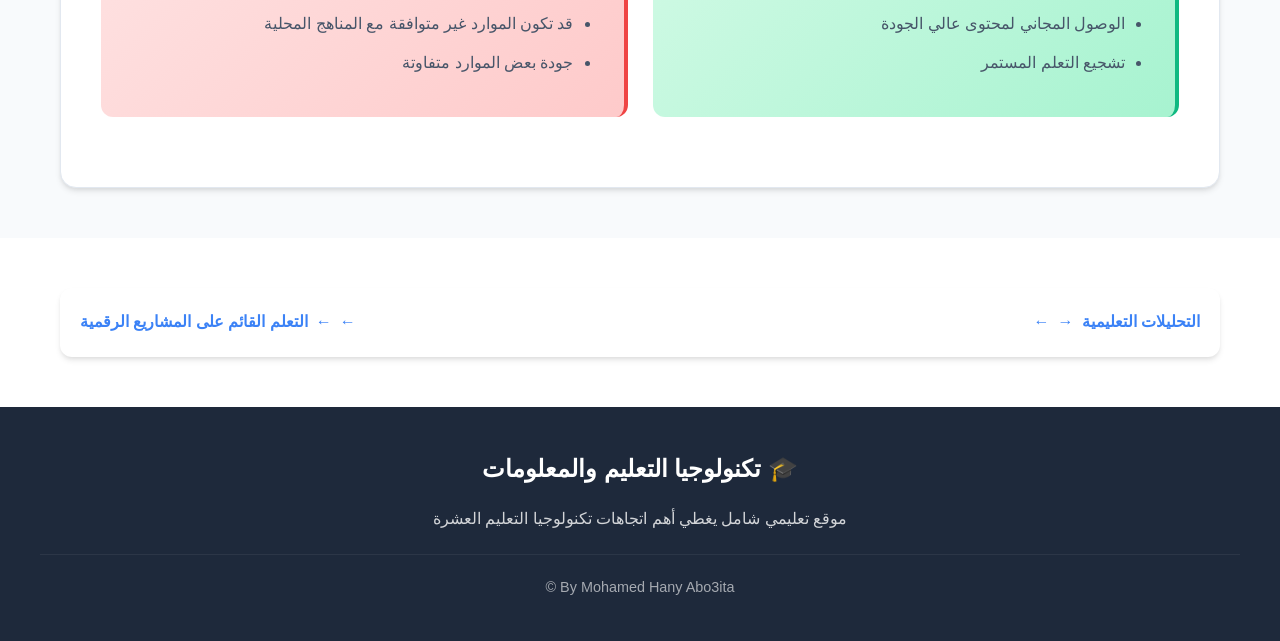
<file: oer.html>
<!DOCTYPE html>
<html lang="ar" dir="rtl">
<head>
    <meta charset="UTF-8">
    <meta name="viewport" content="width=device-width, initial-scale=1.0">
    <meta name="description" content="التعليم المفتوح والموارد التعليمية المفتوحة (OER) - توفير موارد تعليمية مجانية قابلة للاستخدام والتعديل">
    <title>التعليم المفتوح والموارد التعليمية المفتوحة (OER) | تكنولوجيا التعليم</title>
    <link rel="stylesheet" href="style.css">
</head>
<body>
    <nav class="navbar">
        <div class="nav-container">
            <a href="index.html" class="logo">
                <span class="logo-icon">🎓</span>
                <span>تكنولوجيا التعليم</span>
            </a>
            <input type="checkbox" id="mobile-menu-toggle" class="mobile-toggle">
            <label for="mobile-menu-toggle" class="mobile-toggle-label">☰</label>
            <ul class="nav-menu">
                <li class="nav-item">
                    <a href="index.html" class="nav-link">الرئيسية</a>
                </li>
                <li class="nav-item dropdown">
                    <a href="#" class="nav-link dropdown-toggle active">الاتجاهات العشرة</a>
                    <ul class="dropdown-menu">
                        <li><a href="e-learning.html" class="dropdown-item">1. التعلم الإلكتروني</a></li>
                        <li><a href="blended-learning.html" class="dropdown-item">2. التعلم المدمج</a></li>
                        <li><a href="ai-in-education.html" class="dropdown-item">3. الذكاء الاصطناعي في التعليم ⭐</a></li>
                        <li><a href="adaptive-learning.html" class="dropdown-item">4. التعلم التكيفي</a></li>
                        <li><a href="vr-ar.html" class="dropdown-item">5. الواقع الافتراضي والمعزز</a></li>
                        <li><a href="mobile-learning.html" class="dropdown-item">6. التعلم عبر الأجهزة المحمولة</a></li>
                        <li><a href="gamification.html" class="dropdown-item">7. الألعاب التعليمية</a></li>
                        <li><a href="learning-analytics.html" class="dropdown-item">8. التحليلات التعليمية</a></li>
                        <li><a href="oer.html" class="dropdown-item">9. التعليم المفتوح والموارد المفتوحة</a></li>
                        <li><a href="project-based.html" class="dropdown-item">10. التعلم القائم على المشاريع الرقمية</a></li>
                    </ul>
                </li>
                <li class="nav-item">
                    <a href="ai-in-education.html" class="nav-link">الذكاء الاصطناعي</a>
                </li>
            </ul>
        </div>
    </nav>

    <div class="breadcrumb">
        <ul class="breadcrumb-list">
            <li class="breadcrumb-item"><a href="index.html" class="breadcrumb-link">الرئيسية</a></li>
            <li class="breadcrumb-item"><span class="breadcrumb-current">التعليم المفتوح والموارد المفتوحة</span></li>
        </ul>
    </div>

    <header class="page-header">
        <h1>9. التعليم المفتوح والموارد التعليمية المفتوحة (OER)</h1>
        <p>توفير موارد تعليمية مجانية قابلة للاستخدام والتعديل من قبل الجميع.</p>
    </header>

    <main>
        <section class="content-section">
            <div class="container">
                <div class="content-box">
                    <h2>التعريف</h2>
                    <div class="definition-box">
                        <h4>ما هي الموارد التعليمية المفتوحة؟</h4>
                        <p>توفير موارد تعليمية مجانية قابلة للاستخدام والتعديل من قبل الجميع.</p>
                    </div>
                </div>
            </div>
        </section>

        <section class="content-section">
            <div class="container">
                <div class="content-box">
                    <h2>أمثلة</h2>
                    <div class="examples-box">
                        <h4>منصات الموارد المفتوحة</h4>
                        <ul>
                            <li>MIT OpenCourseWare</li>
                            <li>Khan Academy</li>
                        </ul>
                    </div>
                </div>
            </div>
        </section>

        <section class="content-section">
            <div class="container">
                <div class="content-box">
                    <h2>المميزات والعيوب</h2>
                    <div class="pros-cons">
                        <div class="pros-box">
                            <h4>المميزات</h4>
                            <ul>
                                <li>الوصول المجاني لمحتوى عالي الجودة</li>
                                <li>تشجيع التعلم المستمر</li>
                            </ul>
                        </div>
                        <div class="cons-box">
                            <h4>العيوب</h4>
                            <ul>
                                <li>قد تكون الموارد غير متوافقة مع المناهج المحلية</li>
                                <li>جودة بعض الموارد متفاوتة</li>
                            </ul>
                        </div>
                    </div>
                </div>
            </div>
        </section>

        <section class="content-section">
            <div class="container">
                <div style="display: flex; justify-content: space-between; align-items: center; padding: 20px; background: white; border-radius: 12px; box-shadow: var(--shadow-md);">
                    <a href="learning-analytics.html" class="card-link" style="flex-direction: row-reverse;">
                        <span>→</span>
                        <span>التحليلات التعليمية</span>
                    </a>
                    <a href="project-based.html" class="card-link">
                        <span>←</span>
                        <span>التعلم القائم على المشاريع الرقمية</span>
                    </a>
                </div>
            </div>
        </section>
    </main>

    <footer class="footer">
        <div class="footer-content">
            <h3 class="footer-title">🎓 تكنولوجيا التعليم والمعلومات</h3>
            <p class="footer-text">موقع تعليمي شامل يغطي أهم اتجاهات تكنولوجيا التعليم العشرة</p>
            <div class="footer-bottom">
                <p>By Mohamed Hany Abo3ita ©</p>
            </div>
        </div>
    </footer>
</body>
</html>
</file>
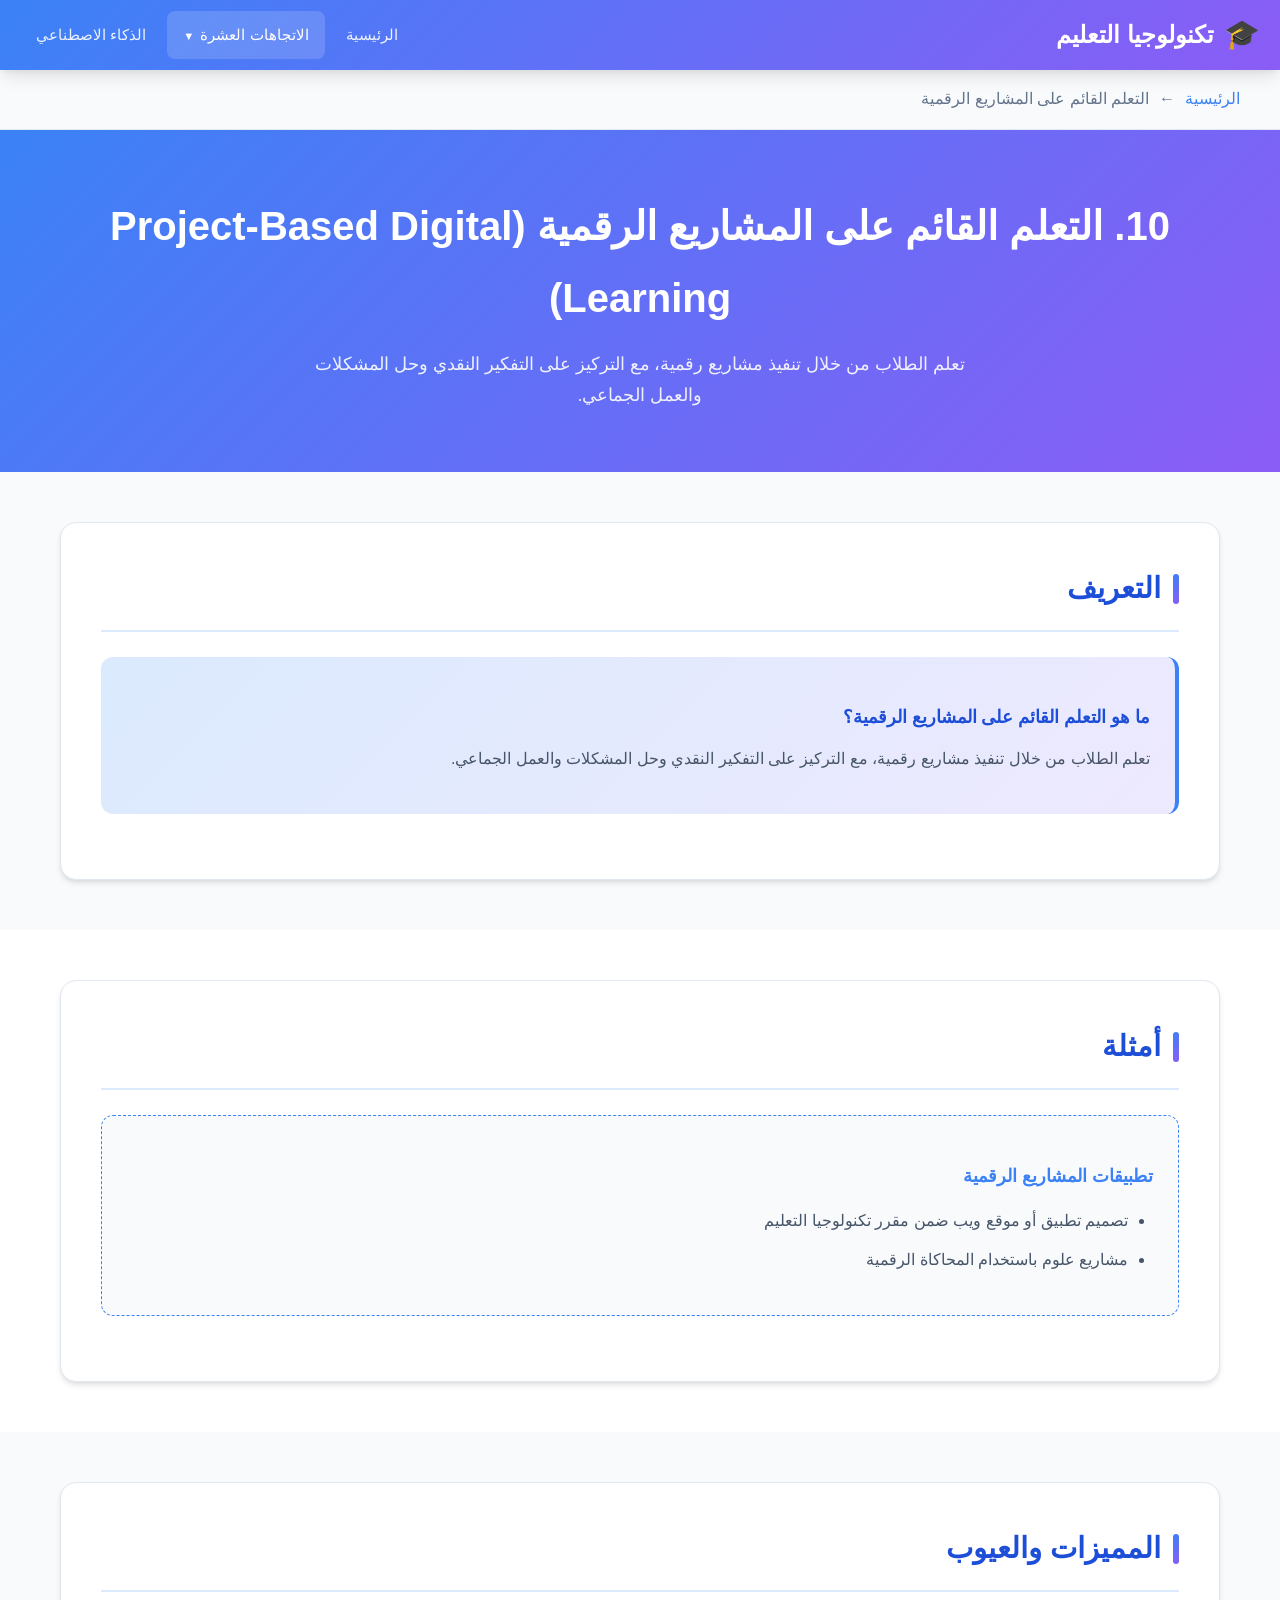
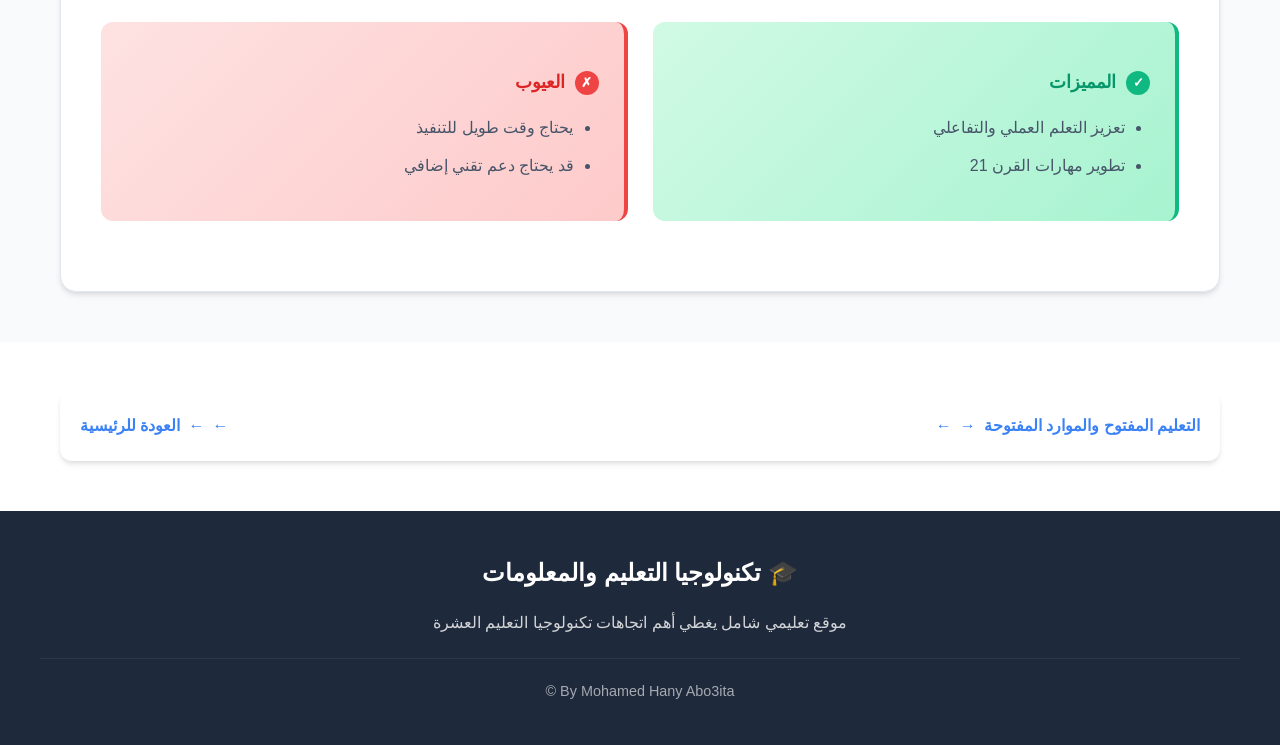
<file: project-based.html>
<!DOCTYPE html>
<html lang="ar" dir="rtl">
<head>
    <meta charset="UTF-8">
    <meta name="viewport" content="width=device-width, initial-scale=1.0">
    <meta name="description" content="التعلم القائم على المشاريع الرقمية - تعلم الطلاب من خلال تنفيذ مشاريع رقمية مع التركيز على التفكير النقدي">
    <title>التعلم القائم على المشاريع الرقمية | تكنولوجيا التعليم</title>
    <link rel="stylesheet" href="style.css">
</head>
<body>
    <nav class="navbar">
        <div class="nav-container">
            <a href="index.html" class="logo">
                <span class="logo-icon">🎓</span>
                <span>تكنولوجيا التعليم</span>
            </a>
            <input type="checkbox" id="mobile-menu-toggle" class="mobile-toggle">
            <label for="mobile-menu-toggle" class="mobile-toggle-label">☰</label>
            <ul class="nav-menu">
                <li class="nav-item">
                    <a href="index.html" class="nav-link">الرئيسية</a>
                </li>
                <li class="nav-item dropdown">
                    <a href="#" class="nav-link dropdown-toggle active">الاتجاهات العشرة</a>
                    <ul class="dropdown-menu">
                        <li><a href="e-learning.html" class="dropdown-item">1. التعلم الإلكتروني</a></li>
                        <li><a href="blended-learning.html" class="dropdown-item">2. التعلم المدمج</a></li>
                        <li><a href="ai-in-education.html" class="dropdown-item">3. الذكاء الاصطناعي في التعليم ⭐</a></li>
                        <li><a href="adaptive-learning.html" class="dropdown-item">4. التعلم التكيفي</a></li>
                        <li><a href="vr-ar.html" class="dropdown-item">5. الواقع الافتراضي والمعزز</a></li>
                        <li><a href="mobile-learning.html" class="dropdown-item">6. التعلم عبر الأجهزة المحمولة</a></li>
                        <li><a href="gamification.html" class="dropdown-item">7. الألعاب التعليمية</a></li>
                        <li><a href="learning-analytics.html" class="dropdown-item">8. التحليلات التعليمية</a></li>
                        <li><a href="oer.html" class="dropdown-item">9. التعليم المفتوح والموارد المفتوحة</a></li>
                        <li><a href="project-based.html" class="dropdown-item">10. التعلم القائم على المشاريع الرقمية</a></li>
                    </ul>
                </li>
                <li class="nav-item">
                    <a href="ai-in-education.html" class="nav-link">الذكاء الاصطناعي</a>
                </li>
            </ul>
        </div>
    </nav>

    <div class="breadcrumb">
        <ul class="breadcrumb-list">
            <li class="breadcrumb-item"><a href="index.html" class="breadcrumb-link">الرئيسية</a></li>
            <li class="breadcrumb-item"><span class="breadcrumb-current">التعلم القائم على المشاريع الرقمية</span></li>
        </ul>
    </div>

    <header class="page-header">
        <h1>10. التعلم القائم على المشاريع الرقمية (Project-Based Digital Learning)</h1>
        <p>تعلم الطلاب من خلال تنفيذ مشاريع رقمية، مع التركيز على التفكير النقدي وحل المشكلات والعمل الجماعي.</p>
    </header>

    <main>
        <section class="content-section">
            <div class="container">
                <div class="content-box">
                    <h2>التعريف</h2>
                    <div class="definition-box">
                        <h4>ما هو التعلم القائم على المشاريع الرقمية؟</h4>
                        <p>تعلم الطلاب من خلال تنفيذ مشاريع رقمية، مع التركيز على التفكير النقدي وحل المشكلات والعمل الجماعي.</p>
                    </div>
                </div>
            </div>
        </section>
        <section class="content-section">
            <div class="container">
                <div class="content-box">
                    <h2>أمثلة</h2>
                    <div class="examples-box">
                        <h4>تطبيقات المشاريع الرقمية</h4>
                        <ul>
                            <li>تصميم تطبيق أو موقع ويب ضمن مقرر تكنولوجيا التعليم</li>
                            <li>مشاريع علوم باستخدام المحاكاة الرقمية</li>
                        </ul>
                    </div>
                </div>
            </div>
        </section>

        <section class="content-section">
            <div class="container">
                <div class="content-box">
                    <h2>المميزات والعيوب</h2>
                    <div class="pros-cons">
                        <div class="pros-box">
                            <h4>المميزات</h4>
                            <ul>
                                <li>تعزيز التعلم العملي والتفاعلي</li>
                                <li>تطوير مهارات القرن 21</li>
                            </ul>
                        </div>
                        <div class="cons-box">
                            <h4>العيوب</h4>
                            <ul>
                                <li>يحتاج وقت طويل للتنفيذ</li>
                                <li>قد يحتاج دعم تقني إضافي</li>
                            </ul>
                        </div>
                    </div>
                </div>
            </div>
        </section>

        <section class="content-section">
            <div class="container">
                <div style="display: flex; justify-content: space-between; align-items: center; padding: 20px; background: white; border-radius: 12px; box-shadow: var(--shadow-md);">
                    <a href="oer.html" class="card-link" style="flex-direction: row-reverse;">
                        <span>→</span>
                        <span>التعليم المفتوح والموارد المفتوحة</span>
                    </a>
                    <a href="index.html" class="card-link">
                        <span>←</span>
                        <span>العودة للرئيسية</span>
                    </a>
                </div>
            </div>
        </section>
    </main>

    <footer class="footer">
        <div class="footer-content">
            <h3 class="footer-title">🎓 تكنولوجيا التعليم والمعلومات</h3>
            <p class="footer-text">موقع تعليمي شامل يغطي أهم اتجاهات تكنولوجيا التعليم العشرة</p>
            <div class="footer-bottom">
                <p>By Mohamed Hany Abo3ita ©</p>
            </div>
        </div>
    </footer>
</body>
</html>
</file>
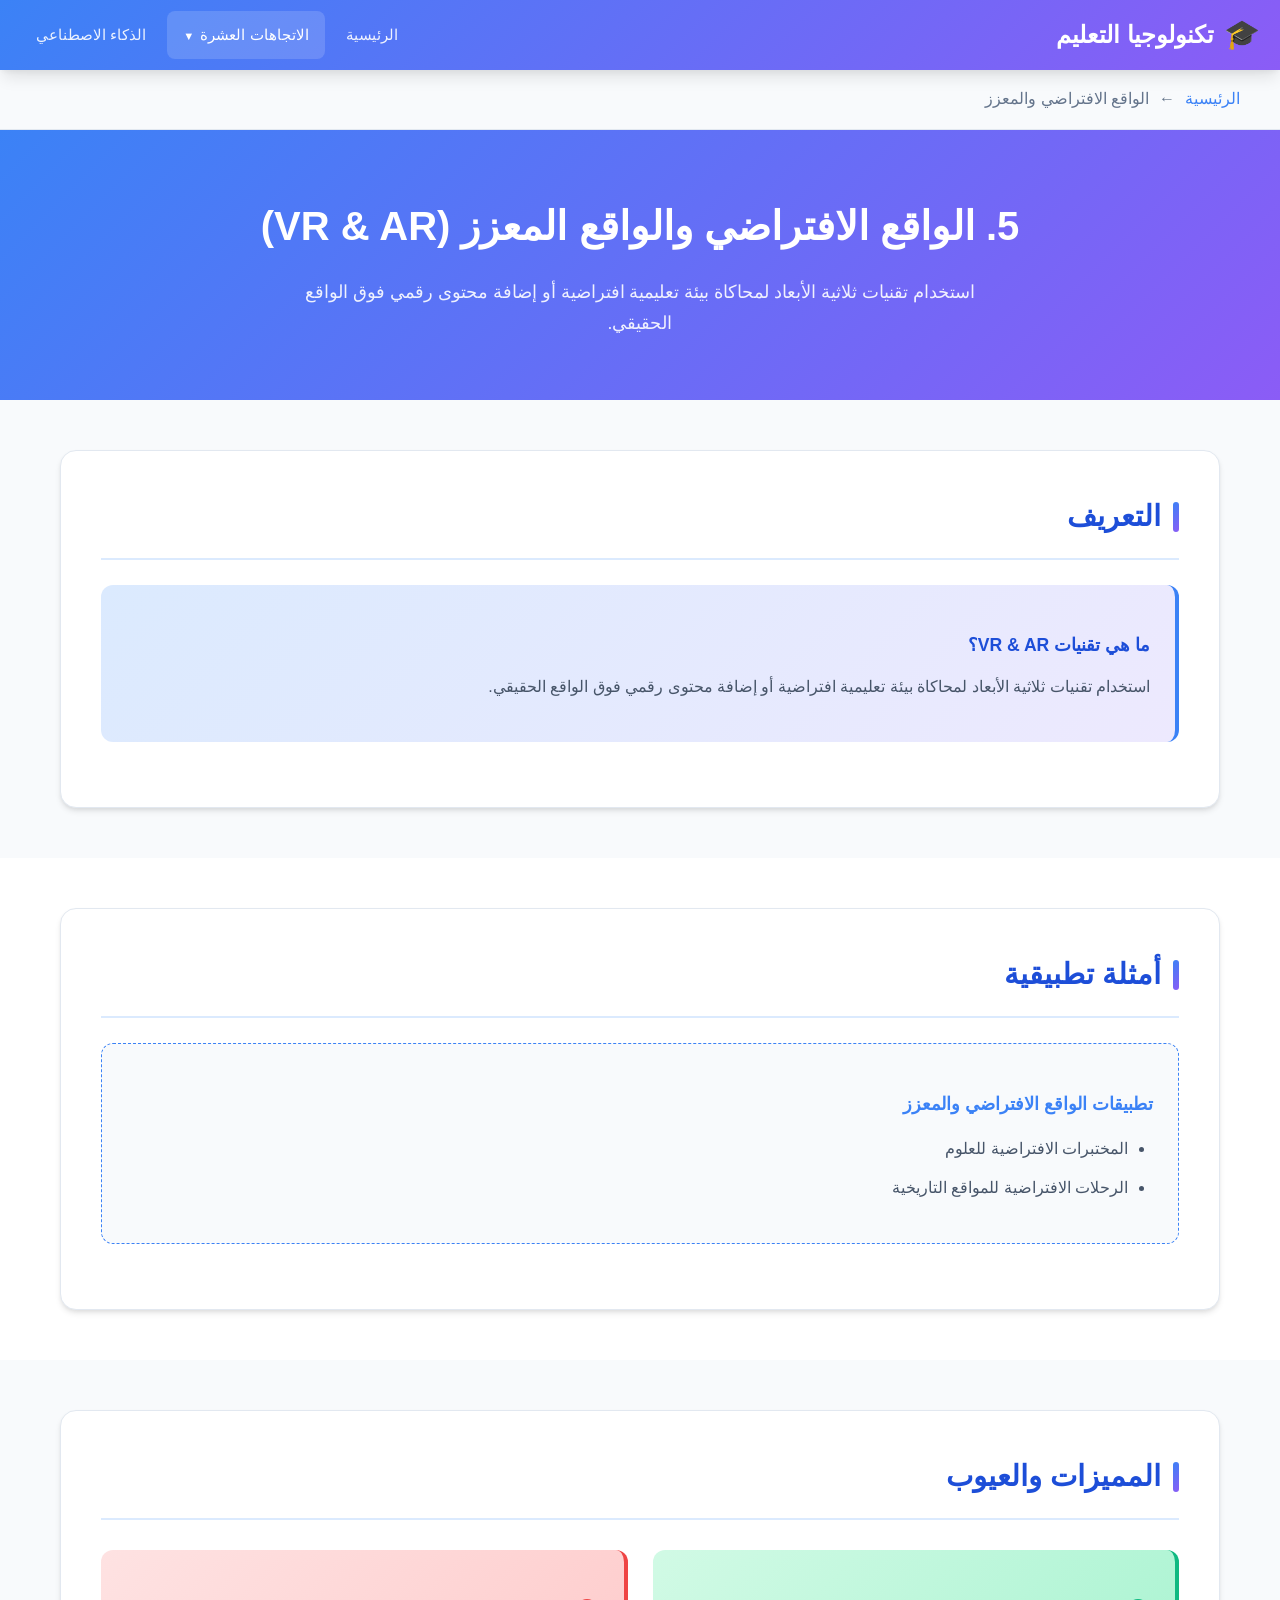
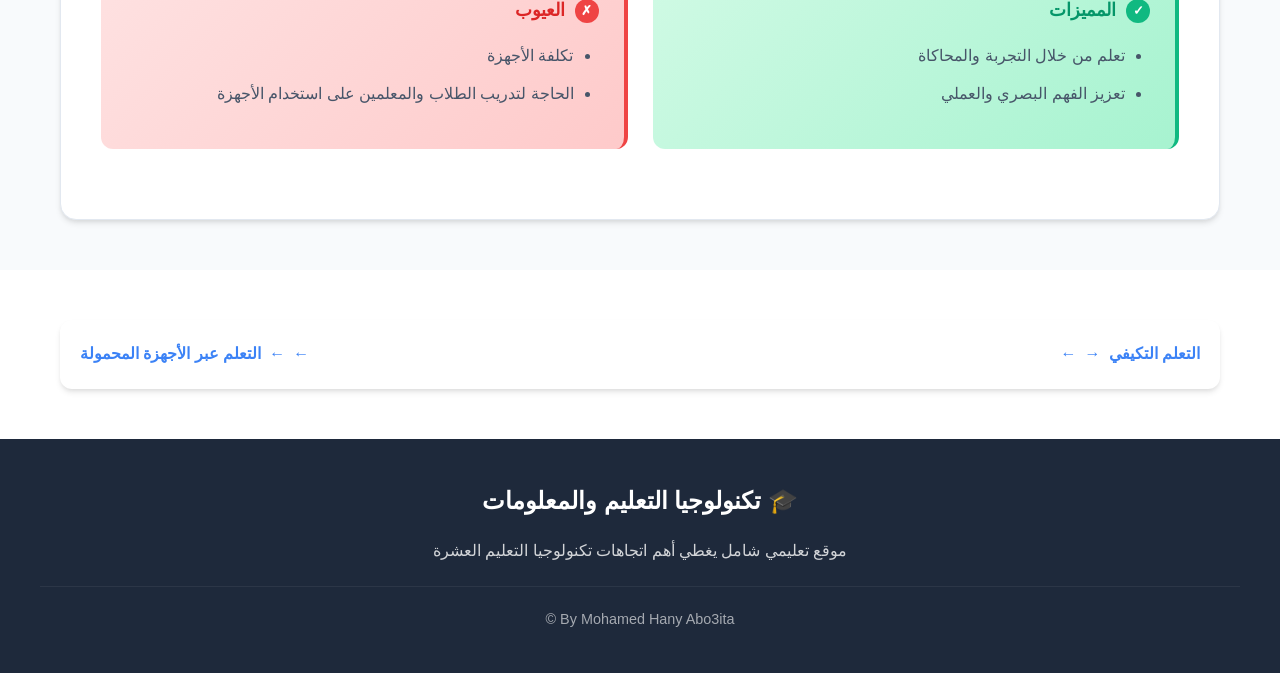
<file: vr-ar.html>
<!DOCTYPE html>
<html lang="ar" dir="rtl">
<head>
    <meta charset="UTF-8">
    <meta name="viewport" content="width=device-width, initial-scale=1.0">
    <meta name="description" content="الواقع الافتراضي والواقع المعزز (VR & AR) - استخدام تقنيات ثلاثية الأبعاد لمحاكاة بيئة تعليمية افتراضية">
    <title>الواقع الافتراضي والواقع المعزز (VR & AR) | تكنولوجيا التعليم</title>
    <link rel="stylesheet" href="style.css">
</head>
<body>
    <nav class="navbar">
        <div class="nav-container">
            <a href="index.html" class="logo">
                <span class="logo-icon">🎓</span>
                <span>تكنولوجيا التعليم</span>
            </a>
            <input type="checkbox" id="mobile-menu-toggle" class="mobile-toggle">
            <label for="mobile-menu-toggle" class="mobile-toggle-label">☰</label>
            <ul class="nav-menu">
                <li class="nav-item">
                    <a href="index.html" class="nav-link">الرئيسية</a>
                </li>
                <li class="nav-item dropdown">
                    <a href="#" class="nav-link dropdown-toggle active">الاتجاهات العشرة</a>
                    <ul class="dropdown-menu">
                        <li><a href="e-learning.html" class="dropdown-item">1. التعلم الإلكتروني</a></li>
                        <li><a href="blended-learning.html" class="dropdown-item">2. التعلم المدمج</a></li>
                        <li><a href="ai-in-education.html" class="dropdown-item">3. الذكاء الاصطناعي في التعليم ⭐</a></li>
                        <li><a href="adaptive-learning.html" class="dropdown-item">4. التعلم التكيفي</a></li>
                        <li><a href="vr-ar.html" class="dropdown-item">5. الواقع الافتراضي والمعزز</a></li>
                        <li><a href="mobile-learning.html" class="dropdown-item">6. التعلم عبر الأجهزة المحمولة</a></li>
                        <li><a href="gamification.html" class="dropdown-item">7. الألعاب التعليمية</a></li>
                        <li><a href="learning-analytics.html" class="dropdown-item">8. التحليلات التعليمية</a></li>
                        <li><a href="oer.html" class="dropdown-item">9. التعليم المفتوح والموارد المفتوحة</a></li>
                        <li><a href="project-based.html" class="dropdown-item">10. التعلم القائم على المشاريع الرقمية</a></li>
                    </ul>
                </li>
                <li class="nav-item">
                    <a href="ai-in-education.html" class="nav-link">الذكاء الاصطناعي</a>
                </li>
            </ul>
        </div>
    </nav>

    <div class="breadcrumb">
        <ul class="breadcrumb-list">
            <li class="breadcrumb-item"><a href="index.html" class="breadcrumb-link">الرئيسية</a></li>
            <li class="breadcrumb-item"><span class="breadcrumb-current">الواقع الافتراضي والمعزز</span></li>
        </ul>
    </div>

    <header class="page-header">
        <h1>5. الواقع الافتراضي والواقع المعزز (VR & AR)</h1>
        <p>استخدام تقنيات ثلاثية الأبعاد لمحاكاة بيئة تعليمية افتراضية أو إضافة محتوى رقمي فوق الواقع الحقيقي.</p>
    </header>

    <main>
        <section class="content-section">
            <div class="container">
                <div class="content-box">
                    <h2>التعريف</h2>
                    <div class="definition-box">
                        <h4>ما هي تقنيات VR & AR؟</h4>
                        <p>استخدام تقنيات ثلاثية الأبعاد لمحاكاة بيئة تعليمية افتراضية أو إضافة محتوى رقمي فوق الواقع الحقيقي.</p>
                    </div>
                </div>
            </div>
        </section>

        <section class="content-section">
            <div class="container">
                <div class="content-box">
                    <h2>أمثلة تطبيقية</h2>
                    <div class="examples-box">
                        <h4>تطبيقات الواقع الافتراضي والمعزز</h4>
                        <ul>
                            <li>المختبرات الافتراضية للعلوم</li>
                            <li>الرحلات الافتراضية للمواقع التاريخية</li>
                        </ul>
                    </div>
                </div>
            </div>
        </section>

        <section class="content-section">
            <div class="container">
                <div class="content-box">
                    <h2>المميزات والعيوب</h2>
                    <div class="pros-cons">
                        <div class="pros-box">
                            <h4>المميزات</h4>
                            <ul>
                                <li>تعلم من خلال التجربة والمحاكاة</li>
                                <li>تعزيز الفهم البصري والعملي</li>
                            </ul>
                        </div>
                        <div class="cons-box">
                            <h4>العيوب</h4>
                            <ul>
                                <li>تكلفة الأجهزة</li>
                                <li>الحاجة لتدريب الطلاب والمعلمين على استخدام الأجهزة</li>
                            </ul>
                        </div>
                    </div>
                </div>
            </div>
        </section>

        <section class="content-section">
            <div class="container">
                <div style="display: flex; justify-content: space-between; align-items: center; padding: 20px; background: white; border-radius: 12px; box-shadow: var(--shadow-md);">
                    <a href="adaptive-learning.html" class="card-link" style="flex-direction: row-reverse;">
                        <span>→</span>
                        <span>التعلم التكيفي</span>
                    </a>
                    <a href="mobile-learning.html" class="card-link">
                        <span>←</span>
                        <span>التعلم عبر الأجهزة المحمولة</span>
                    </a>
                </div>
            </div>
        </section>
    </main>

    <footer class="footer">
        <div class="footer-content">
            <h3 class="footer-title">🎓 تكنولوجيا التعليم والمعلومات</h3>
            <p class="footer-text">موقع تعليمي شامل يغطي أهم اتجاهات تكنولوجيا التعليم العشرة</p>
            <div class="footer-bottom">
                <p>By Mohamed Hany Abo3ita ©</p>
            </div>
        </div>
    </footer>
</body>
</html>
</file>
<file: style.css>
* {
    margin: 0;
    padding: 0;
    box-sizing: border-box;
}

:root {
    --primary-color: #3b82f6;
    --primary-dark: #1d4ed8;
    --primary-light: #dbeafe;
    --secondary-color: #8b5cf6;
    --secondary-light: #ede9fe;
    --accent-color: #06b6d4;
    --text-dark: #1e293b;
    --text-medium: #475569;
    --text-light: #64748b;
    --bg-white: #ffffff;
    --bg-light: #f8fafc;
    --bg-card: #ffffff;
    --border-color: #e2e8f0;
    --shadow-sm: 0 1px 2px 0 rgba(0, 0, 0, 0.05);
    --shadow-md: 0 4px 6px -1px rgba(0, 0, 0, 0.1), 0 2px 4px -1px rgba(0, 0, 0, 0.06);
    --shadow-lg: 0 10px 15px -3px rgba(0, 0, 0, 0.1), 0 4px 6px -2px rgba(0, 0, 0, 0.05);
    --shadow-xl: 0 20px 25px -5px rgba(0, 0, 0, 0.1), 0 10px 10px -5px rgba(0, 0, 0, 0.04);
    --gradient-primary: linear-gradient(135deg, #3b82f6 0%, #8b5cf6 100%);
    --gradient-hero: linear-gradient(135deg, #1e3a8a 0%, #3b82f6 50%, #8b5cf6 100%);
    --border-radius: 12px;
    --border-radius-lg: 16px;
    --transition: all 0.3s ease;
}

html {
    scroll-behavior: smooth;
}

body {
    font-family: 'Segoe UI', Tahoma, Geneva, Verdana, sans-serif;
    direction: rtl;
    text-align: right;
    background-color: var(--bg-light);
    color: var(--text-dark);
    line-height: 1.8;
    min-height: 100vh;
}


.navbar {
    background: var(--gradient-primary);
    padding: 0;
    position: sticky;
    top: 0;
    z-index: 1000;
    box-shadow: var(--shadow-lg);
}

.nav-container {
    max-width: 1400px;
    margin: 0 auto;
    padding: 0 20px;
    display: flex;
    justify-content: space-between;
    align-items: center;
    height: 70px;
}

.logo {
    color: white;
    font-size: 1.5rem;
    font-weight: 700;
    text-decoration: none;
    display: flex;
    align-items: center;
    gap: 10px;
}

.logo-icon {
    font-size: 1.8rem;
}

.nav-menu {
    display: flex;
    list-style: none;
    gap: 5px;
}

.nav-item {
    position: relative;
}

.nav-link {
    color: rgba(255, 255, 255, 0.9);
    text-decoration: none;
    padding: 10px 16px;
    border-radius: 8px;
    transition: var(--transition);
    font-weight: 500;
    font-size: 0.95rem;
    display: block;
}

.nav-link:hover,
.nav-link.active {
    color: white;
    background-color: rgba(255, 255, 255, 0.15);
}

.dropdown {
    position: relative;
}

.dropdown-toggle::after {
    content: '▼';
    font-size: 0.7rem;
    margin-right: 6px;
    display: inline-block;
    transition: transform 0.3s;
}

.dropdown:hover .dropdown-toggle::after {
    transform: rotate(180deg);
}

.dropdown-menu {
    position: absolute;
    top: 100%;
    right: 0;
    background: white;
    min-width: 280px;
    border-radius: var(--border-radius);
    box-shadow: var(--shadow-xl);
    opacity: 0;
    visibility: hidden;
    transform: translateY(-10px);
    transition: var(--transition);
    list-style: none;
    padding: 10px 0;
    margin-top: 10px;
    max-height: 400px;
    overflow-y: auto;
}

.dropdown:hover .dropdown-menu {
    opacity: 1;
    visibility: visible;
    transform: translateY(0);
}

.dropdown-item {
    color: var(--text-dark);
    text-decoration: none;
    padding: 10px 20px;
    display: block;
    transition: var(--transition);
    border-right: 3px solid transparent;
}

.dropdown-item:hover {
    background-color: var(--primary-light);
    color: var(--primary-dark);
    border-right-color: var(--primary-color);
}

.dropdown-divider {
    height: 1px;
    background-color: var(--border-color);
    margin: 8px 0;
}

.dropdown-header {
    padding: 10px 20px;
    font-weight: 700;
    color: var(--primary-color);
    font-size: 0.9rem;
}

.mobile-toggle {
    display: none;
}

.mobile-toggle-label {
    display: none;
    background: none;
    border: none;
    color: white;
    font-size: 1.5rem;
    cursor: pointer;
    padding: 10px;
}

#mobile-menu-toggle {
    display: none;
}

.hero {
    background: var(--gradient-hero);
    padding: 80px 20px;
    text-align: center;
    color: white;
    position: relative;
    overflow: hidden;
}

.hero::before {
    content: '';
    position: absolute;
    top: 0;
    left: 0;
    right: 0;
    bottom: 0;
    background: url("data:image/svg+xml,%3Csvg width='60' height='60' viewBox='0 0 60 60' xmlns='http://www.w3.org/2000/svg'%3E%3Cg fill='none' fill-rule='evenodd'%3E%3Cg fill='%23ffffff' fill-opacity='0.05'%3E%3Cpath d='M36 34v-4h-2v4h-4v2h4v4h2v-4h4v-2h-4zm0-30V0h-2v4h-4v2h4v4h2V6h4V4h-4zM6 34v-4H4v4H0v2h4v4h2v-4h4v-2H6zM6 4V0H4v4H0v2h4v4h2V6h4V4H6z'/%3E%3C/g%3E%3C/g%3E%3C/svg%3E");
    opacity: 0.5;
}

.hero-content {
    position: relative;
    z-index: 1;
    max-width: 900px;
    margin: 0 auto;
}

.hero-title {
    font-size: 3rem;
    font-weight: 800;
    margin-bottom: 20px;
    text-shadow: 2px 2px 4px rgba(0, 0, 0, 0.2);
}

.hero-subtitle {
    font-size: 1.3rem;
    opacity: 0.9;
    margin-bottom: 30px;
    line-height: 1.8;
}

.hero-badge {
    display: inline-block;
    background: rgba(255, 255, 255, 0.2);
    padding: 10px 25px;
    border-radius: 50px;
    font-weight: 600;
    backdrop-filter: blur(10px);
    border: 1px solid rgba(255, 255, 255, 0.3);
}


.container {
    max-width: 1200px;
    margin: 0 auto;
    padding: 0 20px;
}

.section {
    padding: 60px 0;
}

.section-title {
    font-size: 2.2rem;
    color: var(--text-dark);
    margin-bottom: 15px;
    text-align: center;
    position: relative;
    padding-bottom: 15px;
}

.section-title::after {
    content: '';
    position: absolute;
    bottom: 0;
    left: 50%;
    transform: translateX(-50%);
    width: 80px;
    height: 4px;
    background: var(--gradient-primary);
    border-radius: 2px;
}

.section-subtitle {
    text-align: center;
    color: var(--text-medium);
    font-size: 1.1rem;
    margin-bottom: 50px;
}


.cards-grid {
    display: grid;
    grid-template-columns: repeat(auto-fill, minmax(350px, 1fr));
    gap: 30px;
    margin-top: 40px;
}

.card {
    background: var(--bg-card);
    border-radius: var(--border-radius-lg);
    padding: 30px;
    box-shadow: var(--shadow-md);
    transition: var(--transition);
    border: 1px solid var(--border-color);
    position: relative;
    overflow: hidden;
}

.card::before {
    content: '';
    position: absolute;
    top: 0;
    right: 0;
    width: 4px;
    height: 100%;
    background: var(--gradient-primary);
    transition: width 0.3s;
}

.card:hover {
    transform: translateY(-5px);
    box-shadow: var(--shadow-xl);
}

.card:hover::before {
    width: 8px;
}

.card-number {
    display: inline-flex;
    align-items: center;
    justify-content: center;
    width: 45px;
    height: 45px;
    background: var(--gradient-primary);
    color: white;
    border-radius: 50%;
    font-weight: 700;
    font-size: 1.1rem;
    margin-bottom: 15px;
}

.card-title {
    font-size: 1.4rem;
    color: var(--text-dark);
    margin-bottom: 12px;
    font-weight: 700;
}

.card-description {
    color: var(--text-medium);
    line-height: 1.8;
    margin-bottom: 20px;
}

.card-link {
    display: inline-flex;
    align-items: center;
    gap: 8px;
    color: var(--primary-color);
    text-decoration: none;
    font-weight: 600;
    transition: var(--transition);
}

.card-link:hover {
    color: var(--primary-dark);
    gap: 12px;
}

.card-link::before {
    content: '←';
}

.card-featured {
    border: 2px solid var(--primary-color);
    background: linear-gradient(135deg, #ffffff 0%, #eff6ff 100%);
}

.card-featured .card-number {
    background: linear-gradient(135deg, #10b981 0%, #059669 100%);
}

.featured-badge {
    position: absolute;
    top: 15px;
    left: 15px;
    background: linear-gradient(135deg, #10b981 0%, #059669 100%);
    color: white;
    padding: 5px 15px;
    border-radius: 20px;
    font-size: 0.8rem;
    font-weight: 700;
}


.page-header {
    background: var(--gradient-primary);
    padding: 60px 20px;
    text-align: center;
    color: white;
}

.page-header h1 {
    font-size: 2.5rem;
    margin-bottom: 15px;
}

.page-header p {
    font-size: 1.1rem;
    opacity: 0.9;
    max-width: 700px;
    margin: 0 auto;
}

.content-section {
    padding: 50px 0;
}

.content-section:nth-child(even) {
    background-color: var(--bg-white);
}

.content-section:nth-child(odd) {
    background-color: var(--bg-light);
}

.content-box {
    background: var(--bg-white);
    border-radius: var(--border-radius-lg);
    padding: 40px;
    box-shadow: var(--shadow-md);
    border: 1px solid var(--border-color);
}

.content-box h2 {
    color: var(--primary-dark);
    font-size: 1.8rem;
    margin-bottom: 25px;
    padding-bottom: 15px;
    border-bottom: 2px solid var(--primary-light);
    display: flex;
    align-items: center;
    gap: 12px;
}

.content-box h2::before {
    content: '';
    display: inline-block;
    width: 6px;
    height: 30px;
    background: var(--gradient-primary);
    border-radius: 3px;
}

.content-box h3 {
    color: var(--text-dark);
    font-size: 1.3rem;
    margin: 30px 0 15px;
    padding-right: 15px;
    border-right: 3px solid var(--secondary-color);
}

.content-box h4 {
    color: var(--text-medium);
    font-size: 1.1rem;
    margin: 20px 0 10px;
}

.content-box p {
    margin-bottom: 15px;
    color: var(--text-medium);
    line-height: 1.9;
}

.content-box ul,
.content-box ol {
    margin: 15px 0;
    padding-right: 25px;
}

.content-box li {
    margin-bottom: 10px;
    color: var(--text-medium);
    line-height: 1.8;
}

.content-box strong {
    color: var(--text-dark);
    font-weight: 700;
}

.definition-box {
    background: linear-gradient(135deg, #dbeafe 0%, #ede9fe 100%);
    border-radius: var(--border-radius);
    padding: 25px;
    margin: 25px 0;
    border-right: 4px solid var(--primary-color);
}

.definition-box h4 {
    color: var(--primary-dark);
    margin-bottom: 10px;
    font-size: 1.1rem;
}

.info-grid {
    display: grid;
    grid-template-columns: repeat(auto-fit, minmax(300px, 1fr));
    gap: 25px;
    margin: 30px 0;
}

.info-card {
    background: var(--bg-light);
    border-radius: var(--border-radius);
    padding: 25px;
    border: 1px solid var(--border-color);
    transition: var(--transition);
}

.info-card:hover {
    box-shadow: var(--shadow-md);
    border-color: var(--primary-color);
}

.info-card h4 {
    color: var(--primary-color);
    margin-bottom: 15px;
    font-size: 1.1rem;
}

.pros-cons {
    display: grid;
    grid-template-columns: repeat(auto-fit, minmax(280px, 1fr));
    gap: 25px;
    margin: 30px 0;
}

.pros-box,
.cons-box {
    border-radius: var(--border-radius);
    padding: 25px;
}

.pros-box {
    background: linear-gradient(135deg, #d1fae5 0%, #a7f3d0 100%);
    border-right: 4px solid #10b981;
}

.cons-box {
    background: linear-gradient(135deg, #fee2e2 0%, #fecaca 100%);
    border-right: 4px solid #ef4444;
}

.pros-box h4,
.cons-box h4 {
    margin-bottom: 15px;
    font-size: 1.1rem;
    display: flex;
    align-items: center;
    gap: 10px;
}

.pros-box h4 {
    color: #059669;
}

.cons-box h4 {
    color: #dc2626;
}

.pros-box h4::before {
    content: '✓';
    display: inline-flex;
    align-items: center;
    justify-content: center;
    width: 24px;
    height: 24px;
    background: #10b981;
    color: white;
    border-radius: 50%;
    font-size: 0.8rem;
}

.cons-box h4::before {
    content: '✗';
    display: inline-flex;
    align-items: center;
    justify-content: center;
    width: 24px;
    height: 24px;
    background: #ef4444;
    color: white;
    border-radius: 50%;
    font-size: 0.8rem;
}

.timeline {
    position: relative;
    padding: 20px 0;
}

.timeline::before {
    content: '';
    position: absolute;
    right: 15px;
    top: 0;
    bottom: 0;
    width: 3px;
    background: var(--gradient-primary);
    border-radius: 3px;
}

.timeline-item {
    position: relative;
    padding-right: 50px;
    margin-bottom: 30px;
}

.timeline-item::before {
    content: '';
    position: absolute;
    right: 6px;
    top: 5px;
    width: 20px;
    height: 20px;
    background: var(--primary-color);
    border-radius: 50%;
    border: 4px solid white;
    box-shadow: var(--shadow-md);
}

.timeline-item h4 {
    color: var(--primary-dark);
    margin-bottom: 10px;
    font-size: 1.2rem;
}

.examples-box {
    background: var(--bg-light);
    border-radius: var(--border-radius);
    padding: 25px;
    margin: 25px 0;
    border: 1px dashed var(--primary-color);
}

.examples-box h4 {
    color: var(--primary-color);
    margin-bottom: 15px;
}

.project-card {
    background: white;
    border-radius: var(--border-radius);
    padding: 25px;
    margin: 20px 0;
    box-shadow: var(--shadow-sm);
    border: 1px solid var(--border-color);
    border-right: 4px solid var(--secondary-color);
    transition: var(--transition);
}

.project-card:hover {
    box-shadow: var(--shadow-md);
    transform: translateX(-5px);
}

.project-card h4 {
    color: var(--secondary-color);
    margin-bottom: 15px;
    font-size: 1.2rem;
}

.project-meta {
    display: flex;
    flex-wrap: wrap;
    gap: 15px;
    margin-top: 15px;
    padding-top: 15px;
    border-top: 1px solid var(--border-color);
}

.project-meta span {
    background: var(--secondary-light);
    color: var(--secondary-color);
    padding: 5px 12px;
    border-radius: 20px;
    font-size: 0.85rem;
    font-weight: 500;
}

.scenario-section {
    background: linear-gradient(135deg, #f0f9ff 0%, #faf5ff 100%);
    border-radius: var(--border-radius-lg);
    padding: 30px;
    margin: 25px 0;
    border: 1px solid var(--border-color);
}

.scenario-section h4 {
    color: var(--primary-dark);
    margin-bottom: 15px;
    display: flex;
    align-items: center;
    gap: 10px;
}

.scene {
    background: white;
    border-radius: var(--border-radius);
    padding: 20px;
    margin: 15px 0;
    border-right: 3px solid var(--accent-color);
}

.scene h5 {
    color: var(--accent-color);
    margin-bottom: 10px;
}

.country-item {
    display: flex;
    align-items: flex-start;
    gap: 15px;
    margin: 20px 0;
    padding: 20px;
    background: var(--bg-light);
    border-radius: var(--border-radius);
}

.country-flag {
    font-size: 2rem;
    flex-shrink: 0;
}

.country-content h4 {
    margin-bottom: 10px;
    color: var(--text-dark);
}

.standards-list {
    list-style: none;
    padding: 0;
}

.standards-list li {
    padding: 12px 20px;
    margin: 10px 0;
    background: var(--bg-light);
    border-radius: var(--border-radius);
    border-right: 3px solid var(--primary-color);
    display: flex;
    align-items: center;
    gap: 10px;
}

.standards-list li::before {
    content: '★';
    color: var(--primary-color);
}


.footer {
    background: var(--text-dark);
    color: white;
    padding: 40px 20px;
    text-align: center;
}

.footer-content {
    max-width: 1200px;
    margin: 0 auto;
}

.footer-title {
    font-size: 1.5rem;
    margin-bottom: 15px;
}

.footer-text {
    opacity: 0.8;
    margin-bottom: 20px;
}

.footer-bottom {
    border-top: 1px solid rgba(255, 255, 255, 0.1);
    padding-top: 20px;
    margin-top: 20px;
    opacity: 0.6;
    font-size: 0.9rem;
}


.breadcrumb {
    background: var(--bg-light);
    padding: 15px 20px;
    border-bottom: 1px solid var(--border-color);
}

.breadcrumb-list {
    list-style: none;
    display: flex;
    flex-wrap: wrap;
    gap: 10px;
    max-width: 1200px;
    margin: 0 auto;
}

.breadcrumb-item {
    display: flex;
    align-items: center;
    gap: 10px;
}

.breadcrumb-item:not(:last-child)::after {
    content: '←';
    color: var(--text-light);
}

.breadcrumb-link {
    color: var(--primary-color);
    text-decoration: none;
    font-weight: 500;
}

.breadcrumb-link:hover {
    text-decoration: underline;
}

.breadcrumb-current {
    color: var(--text-light);
}


@media (max-width: 1024px) {
    .nav-container {
        flex-wrap: wrap;
        height: auto;
        padding: 10px 20px;
    }

    .nav-menu {
        display: none;
        width: 100%;
        flex-direction: column;
        background: rgba(0, 0, 0, 0.1);
        border-radius: 8px;
        margin-top: 10px;
        padding: 10px;
    }

    #mobile-menu-toggle:checked ~ .nav-menu {
        display: flex;
    }

    .mobile-toggle-label {
        display: block;
    }

    .dropdown-menu {
        position: static;
        opacity: 1;
        visibility: visible;
        transform: none;
        box-shadow: none;
        background: rgba(0, 0, 0, 0.05);
        max-height: none;
        display: none;
        margin-top: 5px;
    }

    .dropdown:hover .dropdown-menu {
        display: block;
    }

    .hero-title {
        font-size: 2rem;
    }

    .cards-grid {
        grid-template-columns: 1fr;
    }

    .page-header h1 {
        font-size: 1.8rem;
    }
}

@media (max-width: 768px) {
    .hero {
        padding: 50px 20px;
    }

    .hero-title {
        font-size: 1.6rem;
    }

    .hero-subtitle {
        font-size: 1rem;
    }

    .section-title {
        font-size: 1.6rem;
    }

    .content-box {
        padding: 25px;
    }

    .content-box h2 {
        font-size: 1.4rem;
    }

    .info-grid,
    .pros-cons {
        grid-template-columns: 1fr;
    }

    .project-meta {
        flex-direction: column;
        gap: 10px;
    }

    .country-item {
        flex-direction: column;
        text-align: center;
    }
}

@media (max-width: 480px) {
    .card {
        padding: 20px;
    }

    .definition-box,
    .examples-box,
    .scenario-section {
        padding: 15px;
    }

    .timeline-item {
        padding-right: 35px;
    }

    .timeline::before {
        right: 10px;
    }

    .timeline-item::before {
        right: 1px;
        width: 16px;
        height: 16px;
    }
}

@media print {
    .navbar,
    .mobile-toggle {
        display: none;
    }

    .hero {
        background: white;
        color: black;
        padding: 20px;
    }

    .card,
    .content-box {
        box-shadow: none;
        border: 1px solid #ccc;
        break-inside: avoid;
    }

    .section {
        padding: 20px 0;
    }
}


.text-center {
    text-align: center;
}

.mt-20 {
    margin-top: 20px;
}

.mb-20 {
    margin-bottom: 20px;
}

.highlight {
    background: linear-gradient(120deg, #fef08a 0%, #fef08a 100%);
    background-repeat: no-repeat;
    background-size: 100% 40%;
    background-position: 0 88%;
    padding: 0 4px;
}

.note {
    background: #fef3c7;
    border-right: 4px solid #f59e0b;
    padding: 15px 20px;
    border-radius: var(--border-radius);
    margin: 20px 0;
}

.note::before {
    content: 'ملاحظة: ';
    font-weight: 700;
    color: #b45309;
}

.audio-container {
    max-width: 1200px;
    margin: 0 auto;
    padding: 0 20px;
}

.audio-wrapper {
    display: flex;
    align-items: center;
    gap: 15px;
    background: linear-gradient(135deg, #dbeafe 0%, #ede9fe 100%);
    border-radius: var(--border-radius-lg);
    padding: 20px 25px;
    margin: 30px 0;
    border-right: 4px solid var(--primary-color);
    box-shadow: var(--shadow-md);
    transition: var(--transition);
}

.audio-wrapper:hover {
    box-shadow: var(--shadow-lg);
    transform: translateY(-2px);
}

.audio-icon {
    font-size: 1.8rem;
    flex-shrink: 0;
}

.audio-label {
    font-weight: 600;
    color: var(--primary-dark);
    font-size: 1rem;
    white-space: nowrap;
}

.audio-player {
    flex: 1;
    height: 40px;
    border-radius: 20px;
    outline: none;
}

.audio-player::-webkit-media-controls-panel {
    background: white;
    border-radius: 20px;
}

@media (max-width: 768px) {
    .audio-wrapper {
        flex-wrap: wrap;
        padding: 15px 20px;
    }

    .audio-label {
        font-size: 0.9rem;
    }

    .audio-player {
        width: 100%;
        margin-top: 10px;
    }
}

@media (max-width: 480px) {
    .audio-wrapper {
        padding: 12px 15px;
        gap: 10px;
    }

    .audio-icon {
        font-size: 1.5rem;
    }

    .audio-label {
        font-size: 0.85rem;
    }
}
</file>
